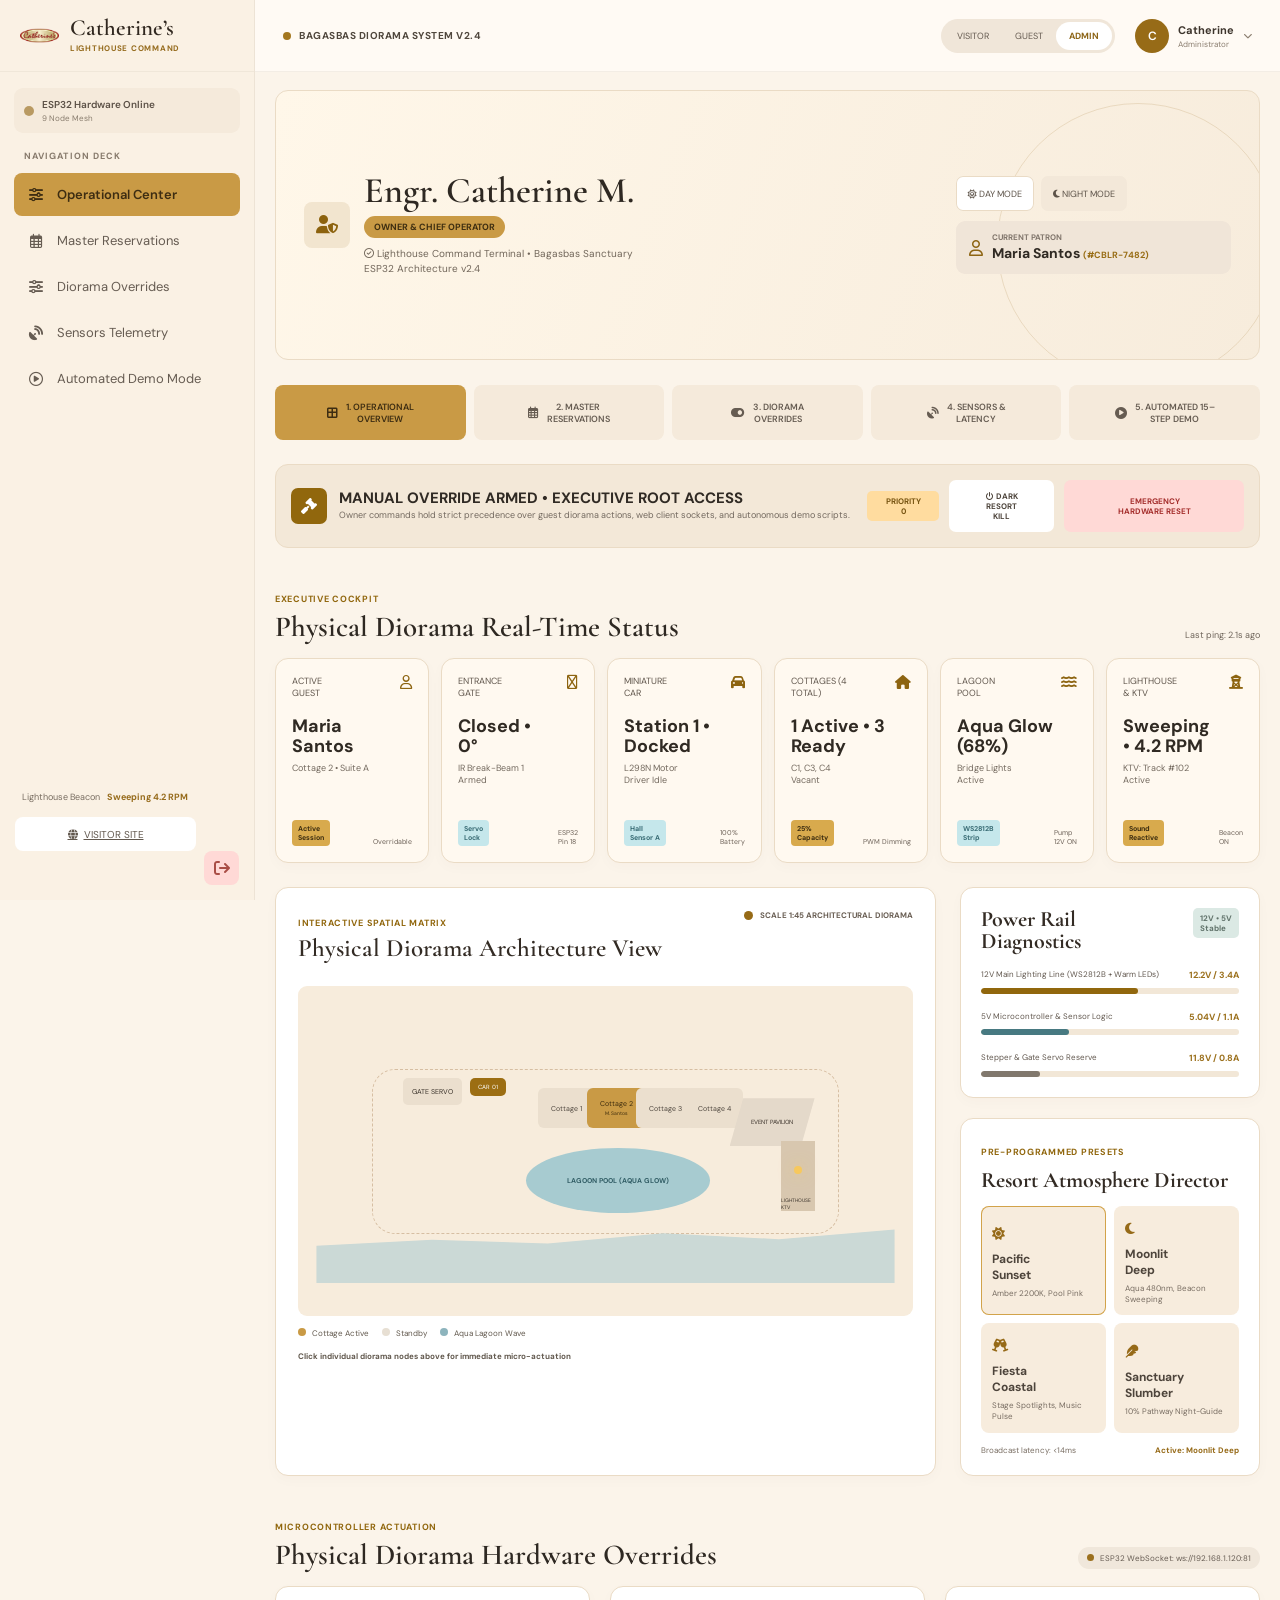
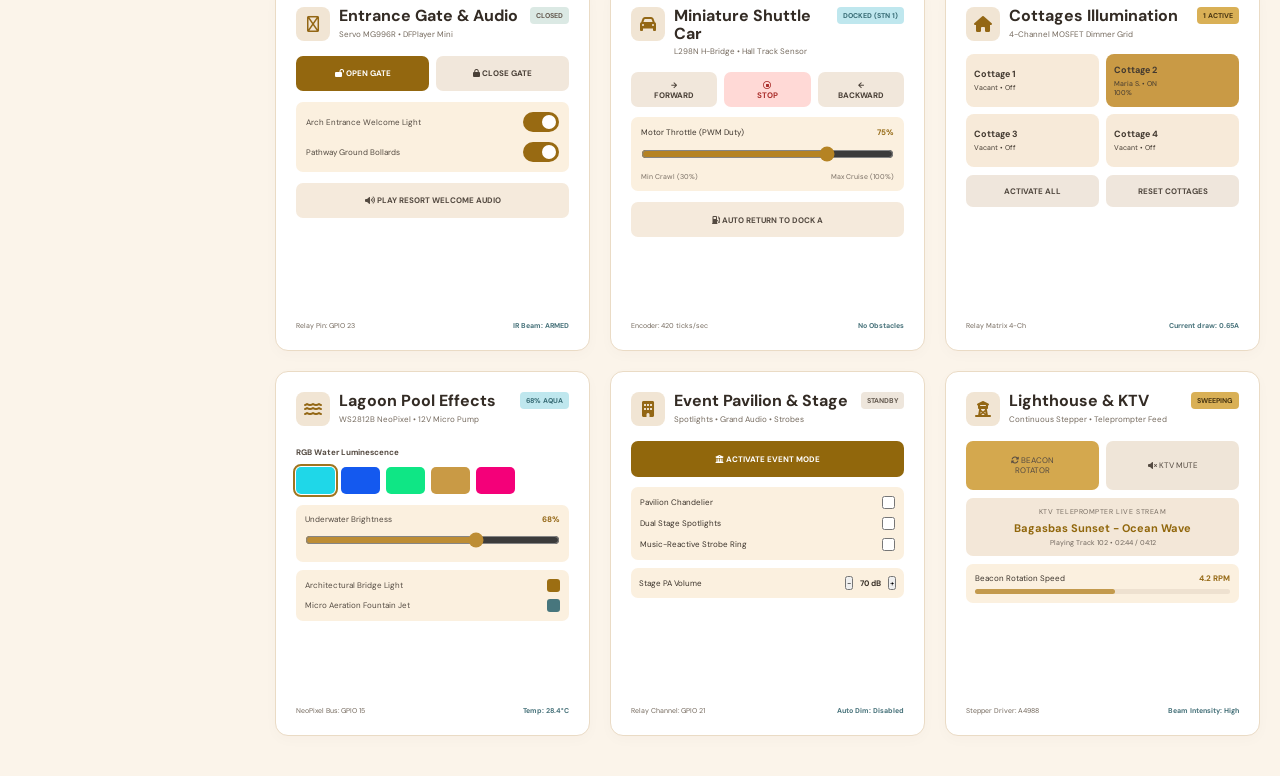
<file: admin-dashboard.html>
<!DOCTYPE html>
<html lang="en">

<head>

    <meta charset="UTF-8">

    <meta
        name="viewport"
        content="width=device-width, initial-scale=1.0"
    >

    <title>
        Admin Dashboard | Catherine's Bagasbas Lighthouse Resort
    </title>


    <!-- =====================================================
         GOOGLE FONTS
    ====================================================== -->

    <link
        rel="preconnect"
        href="https://fonts.googleapis.com"
    >

    <link
        rel="preconnect"
        href="https://fonts.gstatic.com"
        crossorigin
    >

    <link
        href="https://fonts.googleapis.com/css2?family=Cormorant+Garamond:wght@500;600;700&family=DM+Sans:wght@400;500;600;700&display=swap"
        rel="stylesheet"
    >


    <!-- =====================================================
         FONT AWESOME
    ====================================================== -->

    <link
        rel="stylesheet"
        href="https://cdnjs.cloudflare.com/ajax/libs/font-awesome/6.5.2/css/all.min.css"
    >


    <!-- =====================================================
         CSS
    ====================================================== -->

    <link
        rel="stylesheet"
        href="css/admin-dashboard.css"
    >

</head>


<body>


<div class="admin-app">


    <!-- =====================================================
         SIDEBAR
    ====================================================== -->

    <aside class="admin-sidebar">


        <!-- BRAND -->

        <a
            href="index.html"
            class="admin-brand"
        >

            <img
                src="assets/Catherine's Logo.png"
                alt="Catherine's Logo"
                class="admin-logo"
            >


            <div class="admin-brand-text">

                <strong>
                    Catherine’s
                </strong>

                <span>
                    LIGHTHOUSE COMMAND
                </span>

            </div>

        </a>


        <!-- HARDWARE STATUS -->

        <div class="admin-system-status">

            <span class="admin-status-dot"></span>

            <div>

                <strong>
                    ESP32 Hardware Online
                </strong>

                <span>
                    9 Node Mesh
                </span>

            </div>

        </div>


        <!-- NAVIGATION -->

        <div class="admin-nav-label">
            NAVIGATION DECK
        </div>


        <nav class="admin-nav">


            <button
                class="admin-nav-item active"
                data-section="overview"
            >

                <i class="fa-solid fa-sliders"></i>

                <span>
                    Operational Center
                </span>

            </button>


            <button
                class="admin-nav-item"
                data-link="admin-reservations.html"
            >

                <i class="fa-regular fa-calendar-days"></i>

                <span>
                    Master Reservations
                </span>

            </button>


            <button
                class="admin-nav-item"
                data-section="overrides"
            >

                <i class="fa-solid fa-sliders-h"></i>

                <span>
                    Diorama Overrides
                </span>

            </button>


            <button
                class="admin-nav-item"
                data-section="sensors"
            >

                <i class="fa-solid fa-satellite-dish"></i>

                <span>
                    Sensors Telemetry
                </span>

            </button>


            <button
                class="admin-nav-item"
                data-section="demo"
            >

                <i class="fa-regular fa-circle-play"></i>

                <span>
                    Automated Demo Mode
                </span>

            </button>


        </nav>


        <!-- SIDEBAR FOOTER -->

        <div class="admin-sidebar-footer">


            <div class="admin-beacon">

                <span>
                    Lighthouse Beacon
                </span>

                <strong>
                    Sweeping 4.2 RPM
                </strong>

            </div>


            <div class="admin-footer-buttons">

                <a
                    href="index.html"
                    class="visitor-btn"
                >

                    <i class="fa-solid fa-globe"></i>

                    VISITOR SITE

                </a>


                <button
                    type="button"
                    class="admin-logout"
                    id="logoutButton"
                >

                    <i class="fa-solid fa-arrow-right-from-bracket"></i>

                </button>

            </div>


        </div>


    </aside>



    <!-- =====================================================
         MAIN
    ====================================================== -->

    <main class="admin-main">


        <!-- =================================================
             TOP HEADER
        ================================================== -->

        <header class="admin-topbar">


            <div class="admin-system-title">

                <span></span>

                BAGASBAS DIORAMA SYSTEM V2.4

            </div>


            <div class="admin-top-right">


                <div class="portal-switcher">

                    <button>
                        VISITOR
                    </button>

                    <button>
                        GUEST
                    </button>

                    <button class="active">
                        ADMIN
                    </button>

                </div>


                <div class="admin-profile">

                    <div class="admin-avatar">
                        C
                    </div>


                    <div>

                        <strong>
                            Catherine
                        </strong>

                        <span>
                            Administrator
                        </span>

                    </div>


                    <i class="fa-solid fa-chevron-down"></i>

                </div>


            </div>


        </header>



        <!-- =================================================
             ADMIN CONTENT
        ================================================== -->

        <div class="admin-content">


            <!-- =================================================
                 OPERATOR HERO
            ================================================== -->

            <section class="operator-hero">


                <div class="operator-identity">


                    <div class="operator-shield">

                        <i class="fa-solid fa-user-shield"></i>

                    </div>


                    <div class="operator-name">

                        <h1>
                            Engr. Catherine M.
                        </h1>


                        <div class="operator-role">
                            OWNER &amp; CHIEF OPERATOR
                        </div>


                        <p>

                            <i class="fa-regular fa-circle-check"></i>

                            Lighthouse Command Terminal
                            • Bagasbas Sanctuary

                            <br>

                            ESP32 Architecture v2.4

                        </p>

                    </div>


                </div>


                <div class="hero-controls">


                    <div class="mode-buttons">

                        <button
                            type="button"
                            class="mode-button active"
                            id="dayMode"
                        >

                            <i class="fa-regular fa-sun"></i>

                            DAY MODE

                        </button>


                        <button
                            type="button"
                            class="mode-button"
                            id="nightMode"
                        >

                            <i class="fa-solid fa-moon"></i>

                            NIGHT MODE

                        </button>

                    </div>


                    <div class="current-patron">

                        <i class="fa-regular fa-user"></i>


                        <div>

                            <span>
                                CURRENT PATRON
                            </span>

                            <strong>
                                Maria Santos
                            </strong>

                            <small>
                                (#CBLR-7482)
                            </small>

                        </div>

                    </div>


                </div>


            </section>



            <!-- =================================================
                 SECTION TABS
            ================================================== -->

            <nav class="section-tabs">


                <button
                    class="section-tab active"
                    data-target="overviewSection"
                >

                    <i class="fa-solid fa-border-all"></i>

                    <span>
                        1.
                        OPERATIONAL
                        <br>
                        OVERVIEW
                    </span>

                </button>


                <button
                    class="section-tab"
                    data-target="reservationPanel"
                >

                    <i class="fa-regular fa-calendar-days"></i>

                    <span>
                        2.
                        MASTER
                        <br>
                        RESERVATIONS
                    </span>

                </button>


                <button
                    class="section-tab"
                    data-target="overrideSection"
                >

                    <i class="fa-solid fa-toggle-on"></i>

                    <span>
                        3.
                        DIORAMA
                        <br>
                        OVERRIDES
                    </span>

                </button>


                <button
                    class="section-tab"
                    data-target="sensorSection"
                >

                    <i class="fa-solid fa-satellite-dish"></i>

                    <span>
                        4.
                        SENSORS &amp;
                        <br>
                        LATENCY
                    </span>

                </button>


                <button
                    class="section-tab"
                    data-target="demoSection"
                >

                    <i class="fa-solid fa-circle-play"></i>

                    <span>
                        5.
                        AUTOMATED 15–
                        <br>
                        STEP DEMO
                    </span>

                </button>


            </nav>



            <!-- =================================================
                 MANUAL OVERRIDE
            ================================================== -->

            <section class="override-alert">


                <div class="override-icon">

                    <i class="fa-solid fa-gavel"></i>

                </div>


                <div class="override-copy">

                    <h2>
                        MANUAL OVERRIDE ARMED
                        • EXECUTIVE ROOT ACCESS
                    </h2>

                    <p>

                        Owner commands hold strict precedence over guest
                        diorama actions, web client sockets, and autonomous
                        demo scripts.

                    </p>

                </div>


                <span class="priority-badge">
                    PRIORITY<br>
                    0
                </span>


                <button
                    type="button"
                    class="kill-button"
                    id="killButton"
                >

                    <i class="fa-solid fa-power-off"></i>

                    DARK
                    <br>
                    RESORT
                    <br>
                    KILL

                </button>


                <button
                    type="button"
                    class="emergency-button"
                    id="emergencyButton"
                >

                    <i class="fa-regular fa-diamond-exclamation"></i>

                    EMERGENCY
                    <br>
                    HARDWARE RESET

                </button>


            </section>



            <!-- =================================================
                 OPERATIONAL OVERVIEW
            ================================================== -->

            <section
                class="admin-section"
                id="overviewSection"
            >


                <div class="section-title-row">

                    <div>

                        <span class="section-eyebrow">
                            EXECUTIVE COCKPIT
                        </span>


                        <h2>
                            Physical Diorama Real-Time Status
                        </h2>

                    </div>


                    <span class="last-ping">
                        Last ping: 2.1s ago
                    </span>

                </div>


                <!-- STATUS CARDS -->

                <div class="status-grid">


                    <!-- ACTIVE GUEST -->

                    <article class="status-card">

                        <div class="status-card-top">

                            <span>
                                ACTIVE
                                <br>
                                GUEST
                            </span>

                            <i class="fa-regular fa-user"></i>

                        </div>


                        <strong>
                            Maria
                            <br>
                            Santos
                        </strong>


                        <p>
                            Cottage 2
                            • Suite A
                        </p>


                        <div class="status-card-footer">

                            <span class="status-gold">
                                Active
                                <br>
                                Session
                            </span>

                            <span>
                                Overridable
                            </span>

                        </div>

                    </article>


                    <!-- ENTRANCE -->

                    <article class="status-card">

                        <div class="status-card-top">

                            <span>
                                ENTRANCE
                                <br>
                                GATE
                            </span>

                            <i class="fa-regular fa-door-closed"></i>

                        </div>


                        <strong>
                            Closed •
                            <br>
                            0°
                        </strong>


                        <p>
                            IR Break-Beam 1
                            <br>
                            Armed
                        </p>


                        <div class="status-card-footer">

                            <span class="status-blue">
                                Servo
                                <br>
                                Lock
                            </span>

                            <span>
                                ESP32
                                <br>
                                Pin 18
                            </span>

                        </div>

                    </article>


                    <!-- CAR -->

                    <article class="status-card">

                        <div class="status-card-top">

                            <span>
                                MINIATURE
                                <br>
                                CAR
                            </span>

                            <i class="fa-solid fa-car"></i>

                        </div>


                        <strong>
                            Station 1 •
                            <br>
                            Docked
                        </strong>


                        <p>
                            L298N Motor
                            <br>
                            Driver Idle
                        </p>


                        <div class="status-card-footer">

                            <span class="status-blue">
                                Hall
                                <br>
                                Sensor A
                            </span>

                            <span>
                                100%
                                <br>
                                Battery
                            </span>

                        </div>

                    </article>


                    <!-- COTTAGES -->

                    <article class="status-card">

                        <div class="status-card-top">

                            <span>
                                COTTAGES
                                (4
                                <br>
                                TOTAL)
                            </span>

                            <i class="fa-solid fa-house"></i>

                        </div>


                        <strong>
                            1 Active • 3
                            <br>
                            Ready
                        </strong>


                        <p>
                            C1, C3, C4
                            <br>
                            Vacant
                        </p>


                        <div class="status-card-footer">

                            <span class="status-gold">
                                25%
                                <br>
                                Capacity
                            </span>

                            <span>
                                PWM
                                Dimming
                            </span>

                        </div>

                    </article>


                    <!-- POOL -->

                    <article class="status-card">

                        <div class="status-card-top">

                            <span>
                                LAGOON
                                <br>
                                POOL
                            </span>

                            <i class="fa-solid fa-water"></i>

                        </div>


                        <strong>
                            Aqua Glow
                            <br>
                            (68%)
                        </strong>


                        <p>
                            Bridge Lights
                            <br>
                            Active
                        </p>


                        <div class="status-card-footer">

                            <span class="status-blue">
                                WS2812B
                                <br>
                                Strip
                            </span>

                            <span>
                                Pump
                                <br>
                                12V ON
                            </span>

                        </div>

                    </article>


                    <!-- LIGHTHOUSE -->

                    <article class="status-card">

                        <div class="status-card-top">

                            <span>
                                LIGHTHOUSE
                                <br>
                                &amp; KTV
                            </span>

                            <i class="fa-solid fa-tower-observation"></i>

                        </div>


                        <strong>
                            Sweeping
                            <br>
                            • 4.2 RPM
                        </strong>


                        <p>
                            KTV: Track #102
                            <br>
                            Active
                        </p>


                        <div class="status-card-footer">

                            <span class="status-gold">
                                Sound
                                <br>
                                Reactive
                            </span>

                            <span>
                                Beacon
                                <br>
                                ON
                            </span>

                        </div>

                    </article>


                </div>


            </section>



            <!-- =================================================
                 ARCHITECTURE
            ================================================== -->

            <section
                class="architecture-layout"
                id="sensorSection"
            >


                <!-- LARGE MODEL CARD -->

                <div class="architecture-card">


                    <div class="architecture-heading">


                        <div>

                            <span class="section-eyebrow">
                                INTERACTIVE SPATIAL MATRIX
                            </span>


                            <h2>
                                Physical Diorama Architecture
                                View
                            </h2>

                        </div>


                        <div class="architecture-scale">

                            <span></span>

                            SCALE 1:45 ARCHITECTURAL
                            DIORAMA

                        </div>

                    </div>


                    <div class="diorama-map">


                        <div class="map-boundary"></div>


                        <div class="gate-node">

                            GATE SERVO

                        </div>


                        <div class="car-node">

                            CAR 01

                        </div>


                        <div class="cottage-node">
                            Cottage 1
                        </div>


                        <div class="cottage-node active">
                            Cottage 2
                            <small>
                                M. Santos
                            </small>
                        </div>


                        <div class="cottage-node">
                            Cottage 3
                        </div>


                        <div class="cottage-node">
                            Cottage 4
                        </div>


                        <div class="pool-node">

                            LAGOON POOL
                            (AQUA GLOW)

                        </div>


                        <div class="pavilion-node">
                            EVENT PAVILION
                        </div>


                        <div class="lighthouse-node">

                            <span></span>

                            LIGHTHOUSE KTV

                        </div>


                        <div class="shoreline"></div>


                    </div>


                    <div class="map-legend">

                        <span>

                            <i class="legend-active"></i>

                            Cottage Active

                        </span>


                        <span>

                            <i class="legend-ready"></i>

                            Standby

                        </span>


                        <span>

                            <i class="legend-water"></i>

                            Aqua Lagoon Wave

                        </span>


                        <strong>

                            Click individual diorama nodes above
                            for immediate micro-actuation

                        </strong>

                    </div>


                </div>



                <!-- POWER -->

                <div class="diagnostics-column">


                    <section class="diagnostic-card">


                        <div class="diagnostic-heading">

                            <h2>
                                Power Rail
                                <br>
                                Diagnostics
                            </h2>


                            <span>
                                12V • 5V
                                <br>
                                Stable
                            </span>

                        </div>


                        <div class="rail-item">


                            <div>

                                <span>
                                    12V Main Lighting Line
                                    (WS2812B + Warm LEDs)
                                </span>

                                <strong>
                                    12.2V /
                                    3.4A
                                </strong>

                            </div>


                            <div class="rail-progress">

                                <span style="width: 61%;"></span>

                            </div>

                        </div>


                        <div class="rail-item">


                            <div>

                                <span>
                                    5V Microcontroller &amp;
                                    Sensor Logic
                                </span>

                                <strong>
                                    5.04V /
                                    1.1A
                                </strong>

                            </div>


                            <div class="rail-progress blue">

                                <span style="width: 34%;"></span>

                            </div>

                        </div>


                        <div class="rail-item">


                            <div>

                                <span>
                                    Stepper &amp; Gate Servo
                                    Reserve
                                </span>

                                <strong>
                                    11.8V /
                                    0.8A
                                </strong>

                            </div>


                            <div class="rail-progress gray">

                                <span style="width: 23%;"></span>

                            </div>

                        </div>


                    </section>



                    <!-- PRESETS -->

                    <section class="diagnostic-card preset-card">


                        <span class="section-eyebrow">
                            PRE-PROGRAMMED PRESETS
                        </span>


                        <h2>
                            Resort Atmosphere Director
                        </h2>


                        <div class="preset-grid">


                            <button
                                class="atmosphere-button active"
                                data-atmosphere="Pacific Sunset"
                            >

                                <i class="fa-solid fa-sun"></i>

                                <strong>
                                    Pacific
                                    <br>
                                    Sunset
                                </strong>

                                <span>
                                    Amber 2200K,
                                    Pool Pink
                                </span>

                            </button>


                            <button
                                class="atmosphere-button"
                                data-atmosphere="Moonlit Deep"
                            >

                                <i class="fa-solid fa-moon"></i>

                                <strong>
                                    Moonlit
                                    <br>
                                    Deep
                                </strong>

                                <span>
                                    Aqua 480nm,
                                    Beacon Sweeping
                                </span>

                            </button>


                            <button
                                class="atmosphere-button"
                                data-atmosphere="Fiesta Coastal"
                            >

                                <i class="fa-solid fa-champagne-glasses"></i>

                                <strong>
                                    Fiesta
                                    <br>
                                    Coastal
                                </strong>

                                <span>
                                    Stage Spotlights,
                                    Music Pulse
                                </span>

                            </button>


                            <button
                                class="atmosphere-button"
                                data-atmosphere="Sanctuary Slumber"
                            >

                                <i class="fa-solid fa-feather"></i>

                                <strong>
                                    Sanctuary
                                    <br>
                                    Slumber
                                </strong>

                                <span>
                                    10% Pathway
                                    Night-Guide
                                </span>

                            </button>


                        </div>


                        <div class="preset-status">

                            <span>
                                Broadcast latency:
                                &lt;14ms
                            </span>

                            <strong id="activePreset">
                                Active:
                                Moonlit Deep
                            </strong>

                        </div>


                    </section>


                </div>


            </section>



            <!-- =================================================
                 HARDWARE OVERRIDES
            ================================================== -->

            <section
                class="hardware-section"
                id="overrideSection"
            >


                <div class="section-title-row">

                    <div>

                        <span class="section-eyebrow">
                            MICROCONTROLLER ACTUATION
                        </span>


                        <h2>
                            Physical Diorama Hardware Overrides
                        </h2>

                    </div>


                    <span class="websocket-status">

                        <span></span>

                        ESP32 WebSocket:
                        ws://192.168.1.120:81

                    </span>

                </div>


                <div class="hardware-grid">


                    <!-- =================================================
                         ENTRANCE GATE
                    ================================================== -->

                    <article class="hardware-card">


                        <div class="hardware-card-title">

                            <div class="hardware-icon">

                                <i class="fa-regular fa-door-closed"></i>

                            </div>


                            <div>

                                <h3>
                                    Entrance Gate
                                    &amp; Audio
                                </h3>

                                <p>
                                    Servo MG996R •
                                    DFPlayer Mini
                                </p>

                            </div>


                            <span class="hardware-state closed">
                                CLOSED
                            </span>

                        </div>


                        <div class="gate-buttons">

                            <button
                                class="gold-control"
                                id="openGate"
                            >

                                <i class="fa-solid fa-lock-open"></i>

                                OPEN GATE

                            </button>


                            <button
                                id="closeGate"
                            >

                                <i class="fa-solid fa-lock"></i>

                                CLOSE GATE

                            </button>

                        </div>


                        <div class="toggle-group">


                            <div>

                                Arch Entrance Welcome Light

                                <button
                                    class="switch active"
                                    data-toggle="welcomeLight"
                                >
                                    <span></span>
                                </button>

                            </div>


                            <div>

                                Pathway Ground Bollards

                                <button
                                    class="switch active"
                                    data-toggle="bollards"
                                >
                                    <span></span>
                                </button>

                            </div>


                        </div>


                        <button
                            class="wide-control"
                            id="welcomeAudio"
                        >

                            <i class="fa-solid fa-volume-high"></i>

                            PLAY RESORT WELCOME AUDIO

                        </button>


                        <div class="hardware-meta">

                            <span>
                                Relay Pin: GPIO 23
                            </span>

                            <strong>
                                IR Beam: ARMED
                            </strong>

                        </div>


                    </article>



                    <!-- =================================================
                         SHUTTLE CAR
                    ================================================== -->

                    <article class="hardware-card">


                        <div class="hardware-card-title">

                            <div class="hardware-icon">

                                <i class="fa-solid fa-car"></i>

                            </div>


                            <div>

                                <h3>
                                    Miniature
                                    Shuttle Car
                                </h3>

                                <p>
                                    L298N H-Bridge •
                                    Hall Track Sensor
                                </p>

                            </div>


                            <span class="hardware-state blue-state">
                                DOCKED
                                (STN 1)
                            </span>

                        </div>


                        <div class="car-controls">


                            <button
                                id="carForward"
                            >
                                →<br>
                                FORWARD
                            </button>


                            <button
                                class="stop-control"
                                id="carStop"
                            >
                                <i class="fa-regular fa-circle-stop"></i>
                                <br>
                                STOP
                            </button>


                            <button
                                id="carBackward"
                            >
                                ←<br>
                                BACKWARD
                            </button>

                        </div>


                        <div class="throttle-box">

                            <div>

                                <span>
                                    Motor Throttle
                                    (PWM Duty)
                                </span>

                                <strong id="throttleValue">
                                    75%
                                </strong>

                            </div>


                            <input
                                type="range"
                                id="throttleSlider"
                                min="0"
                                max="100"
                                value="75"
                            >


                            <div class="throttle-labels">

                                <span>
                                    Min Crawl (30%)
                                </span>

                                <span>
                                    Max Cruise (100%)
                                </span>

                            </div>

                        </div>


                        <button
                            class="wide-control"
                            id="autoDock"
                        >

                            <i class="fa-solid fa-gas-pump"></i>

                            AUTO RETURN TO DOCK A

                        </button>


                        <div class="hardware-meta">

                            <span>
                                Encoder: 420 ticks/sec
                            </span>

                            <strong>
                                No Obstacles
                            </strong>

                        </div>


                    </article>



                    <!-- =================================================
                         COTTAGES
                    ================================================== -->

                    <article class="hardware-card">


                        <div class="hardware-card-title">

                            <div class="hardware-icon">

                                <i class="fa-solid fa-house"></i>

                            </div>


                            <div>

                                <h3>
                                    Cottages
                                    Illumination
                                </h3>

                                <p>
                                    4-Channel MOSFET
                                    Dimmer Grid
                                </p>

                            </div>


                            <span class="hardware-state active-state">
                                1 ACTIVE
                            </span>

                        </div>


                        <div class="cottage-controls">


                            <button>
                                Cottage 1
                                <small>
                                    Vacant • Off
                                </small>
                            </button>


                            <button
                                class="active"
                            >
                                Cottage 2
                                <small>
                                    Maria S. • ON
                                    <br>
                                    100%
                                </small>
                            </button>


                            <button>
                                Cottage 3
                                <small>
                                    Vacant • Off
                                </small>
                            </button>


                            <button>
                                Cottage 4
                                <small>
                                    Vacant • Off
                                </small>
                            </button>


                        </div>


                        <div class="dual-controls">

                            <button
                                id="activateAllCottages"
                            >
                                ACTIVATE ALL
                            </button>


                            <button
                                id="resetCottages"
                            >
                                RESET COTTAGES
                            </button>

                        </div>


                        <div class="hardware-meta">

                            <span>
                                Relay Matrix 4-Ch
                            </span>

                            <strong>
                                Current draw: 0.65A
                            </strong>

                        </div>


                    </article>



                    <!-- =================================================
                         POOL
                    ================================================== -->

                    <article class="hardware-card">


                        <div class="hardware-card-title">

                            <div class="hardware-icon">

                                <i class="fa-solid fa-water"></i>

                            </div>


                            <div>

                                <h3>
                                    Lagoon Pool
                                    Effects
                                </h3>

                                <p>
                                    WS2812B NeoPixel •
                                    12V Micro Pump
                                </p>

                            </div>


                            <span class="hardware-state blue-state">
                                68% AQUA
                            </span>

                        </div>


                        <div class="rgb-section">


                            <span>
                                RGB Water Luminescence
                            </span>


                            <div class="rgb-buttons">


                                <button
                                    class="rgb-color cyan active"
                                ></button>


                                <button
                                    class="rgb-color blue"
                                ></button>


                                <button
                                    class="rgb-color green"
                                ></button>


                                <button
                                    class="rgb-color gold"
                                ></button>


                                <button
                                    class="rgb-color pink"
                                ></button>


                            </div>

                        </div>


                        <div class="brightness-box">

                            <div>

                                <span>
                                    Underwater Brightness
                                </span>

                                <strong id="poolBrightness">
                                    68%
                                </strong>

                            </div>


                            <input
                                type="range"
                                min="0"
                                max="100"
                                value="68"
                            >

                        </div>


                        <div class="color-switches">


                            <div>

                                Architectural Bridge Light

                                <span class="small-color gold-square"></span>

                            </div>


                            <div>

                                Micro Aeration Fountain Jet

                                <span class="small-color teal-square"></span>

                            </div>


                        </div>


                        <div class="hardware-meta">

                            <span>
                                NeoPixel Bus: GPIO 15
                            </span>

                            <strong>
                                Temp: 28.4°C
                            </strong>

                        </div>


                    </article>



                    <!-- =================================================
                         EVENT PAVILION
                    ================================================== -->

                    <article class="hardware-card">


                        <div class="hardware-card-title">

                            <div class="hardware-icon">

                                <i class="fa-solid fa-building"></i>

                            </div>


                            <div>

                                <h3>
                                    Event Pavilion
                                    &amp; Stage
                                </h3>

                                <p>
                                    Spotlights • Grand
                                    Audio • Strobes
                                </p>

                            </div>


                            <span class="hardware-state">
                                STANDBY
                            </span>

                        </div>


                        <button
                            class="event-mode-button"
                            id="eventModeButton"
                        >

                            <i class="fa-solid fa-building-columns"></i>

                            ACTIVATE EVENT MODE

                        </button>


                        <div class="event-options">


                            <label>

                                Pavilion Chandelier

                                <input
                                    type="checkbox"
                                >

                            </label>


                            <label>

                                Dual Stage Spotlights

                                <input
                                    type="checkbox"
                                >

                            </label>


                            <label>

                                Music-Reactive Strobe Ring

                                <input
                                    type="checkbox"
                                >

                            </label>


                        </div>


                        <div class="volume-control">

                            <span>
                                Stage PA Volume
                            </span>

                            <button>−</button>

                            <strong>
                                70 dB
                            </strong>

                            <button>+</button>

                        </div>


                        <div class="hardware-meta">

                            <span>
                                Relay Channel: GPIO 21
                            </span>

                            <strong>
                                Auto Dim: Disabled
                            </strong>

                        </div>


                    </article>



                    <!-- =================================================
                         LIGHTHOUSE & KTV
                    ================================================== -->

                    <article class="hardware-card">


                        <div class="hardware-card-title">

                            <div class="hardware-icon">

                                <i class="fa-solid fa-tower-observation"></i>

                            </div>


                            <div>

                                <h3>
                                    Lighthouse &amp;
                                    KTV
                                </h3>

                                <p>
                                    Continuous
                                    Stepper •
                                    Teleprompter Feed
                                </p>

                            </div>


                            <span class="hardware-state active-state">
                                SWEEPING
                            </span>

                        </div>


                        <div class="lighthouse-controls">


                            <button
                                class="active"
                                id="beaconRotateButton"
                            >

                                <i class="fa-solid fa-rotate"></i>

                                BEACON
                                <br>
                                ROTATOR

                            </button>


                            <button
                                id="ktvMuteButton"
                            >

                                <i class="fa-solid fa-volume-xmark"></i>

                                KTV MUTE

                            </button>

                        </div>


                        <div class="teleprompter">

                            <span>
                                KTV TELEPROMPTER LIVE STREAM
                            </span>


                            <strong>
                                Bagasbas Sunset -
                                Ocean Wave
                            </strong>


                            <p>
                                Playing Track 102
                                • 02:44 / 04:12
                            </p>

                        </div>


                        <div class="beacon-speed">

                            <div>

                                <span>
                                    Beacon Rotation Speed
                                </span>

                                <strong>
                                    4.2 RPM
                                </strong>

                            </div>


                            <div class="speed-track">

                                <span></span>

                            </div>

                        </div>


                        <div class="hardware-meta">

                            <span>
                                Stepper Driver: A4988
                            </span>

                            <strong>
                                Beam Intensity: High
                            </strong>

                        </div>


                    </article>


                </div>


            </section>



            <!-- =================================================
                 PLACEHOLDER PANELS
                 For future nav sections
            ================================================== -->

            <section
                class="hidden-panel"
                id="reservationPanel"
            >

                <div class="placeholder-card">

                    <span class="section-eyebrow">
                        MASTER RESERVATIONS
                    </span>

                    <h2>
                        Reservation Management
                    </h2>

                    <p>
                        Connect this tab to your existing
                        admin-reservations.html page.
                    </p>

                    <button
                        class="gold-action"
                        data-link="admin-reservations.html"
                    >
                        OPEN MASTER RESERVATIONS
                    </button>

                </div>

            </section>


            <section
                class="hidden-panel"
                id="demoSection"
            >

                <div class="placeholder-card">

                    <span class="section-eyebrow">
                        AUTOMATED DEMO
                    </span>

                    <h2>
                        15-Step Automated Demo Mode
                    </h2>

                    <p>
                        Use this panel later for your
                        automated diorama demonstration sequence.
                    </p>

                </div>

            </section>


        </div>


    </main>


</div>


<!-- =====================================================
     JAVASCRIPT
====================================================== -->

<script
    src="js/admin-dashboard.js"
></script>


</body>

</html>
</file>
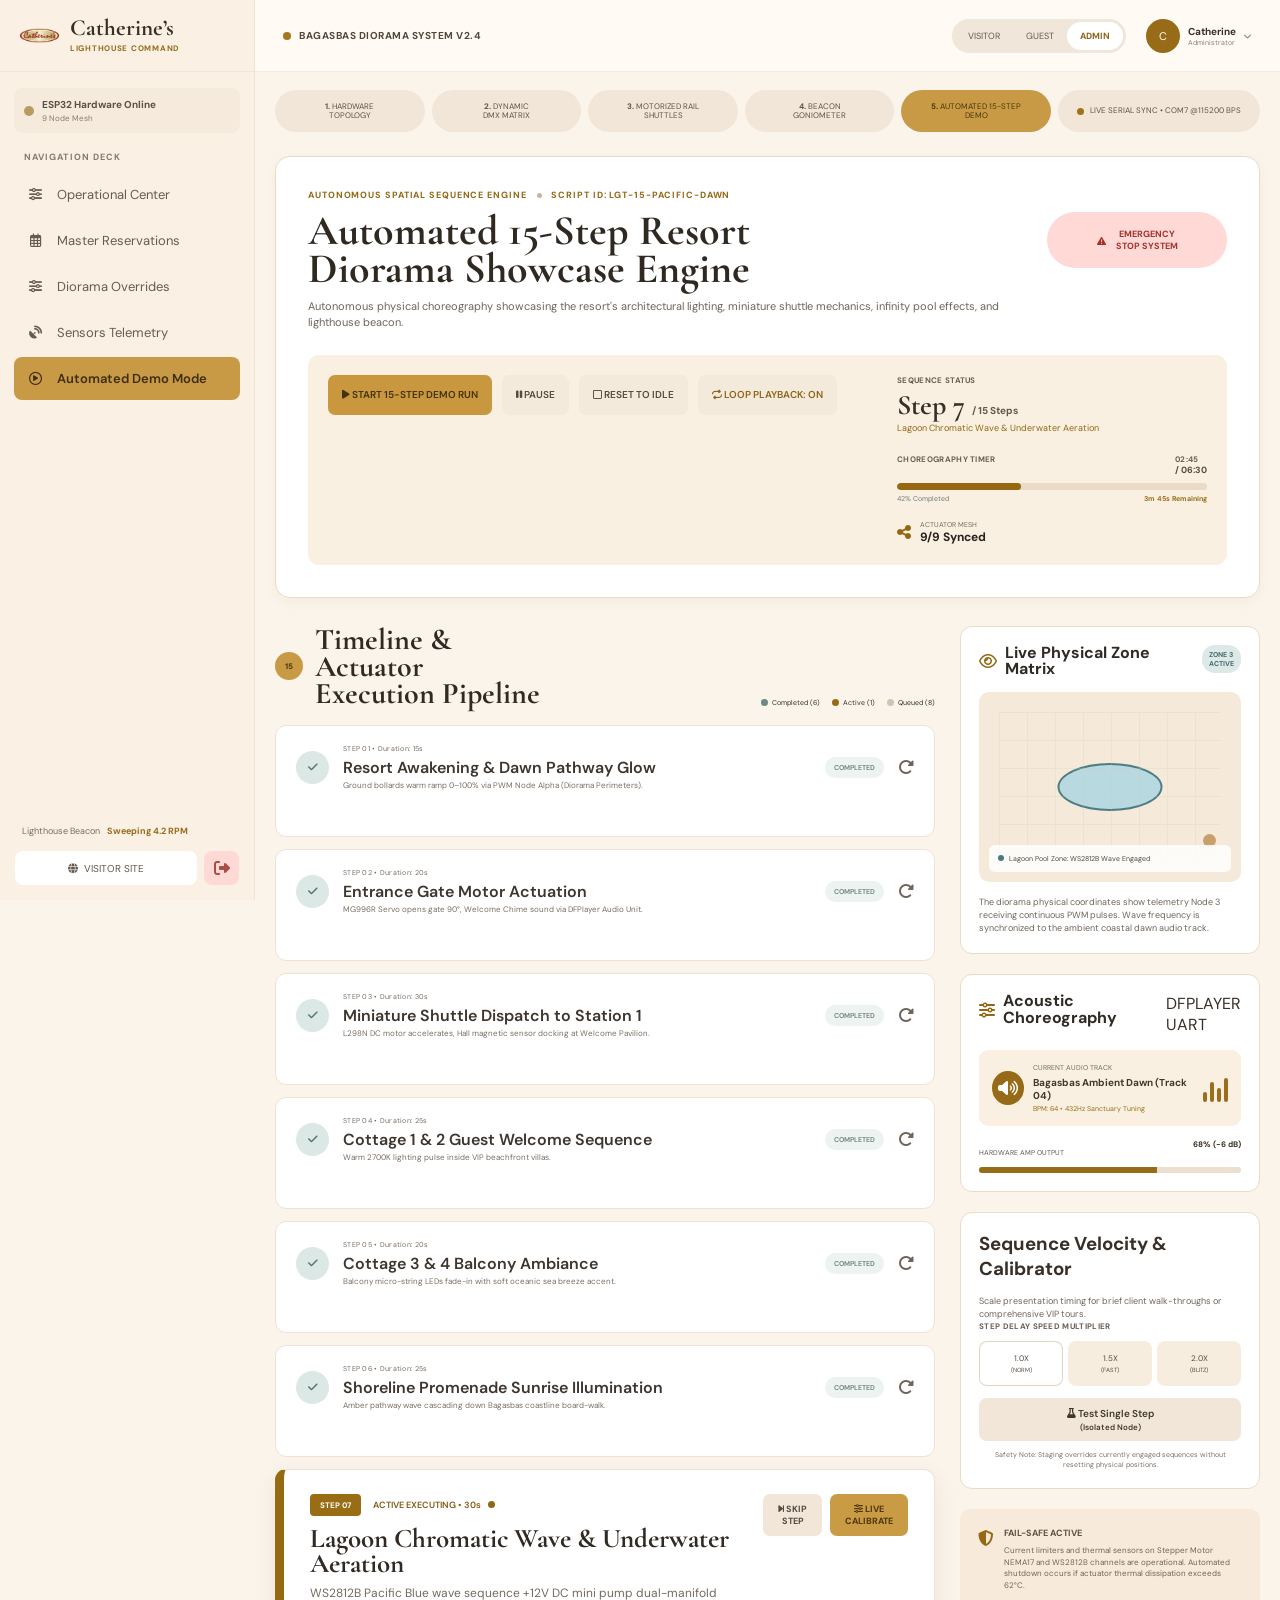
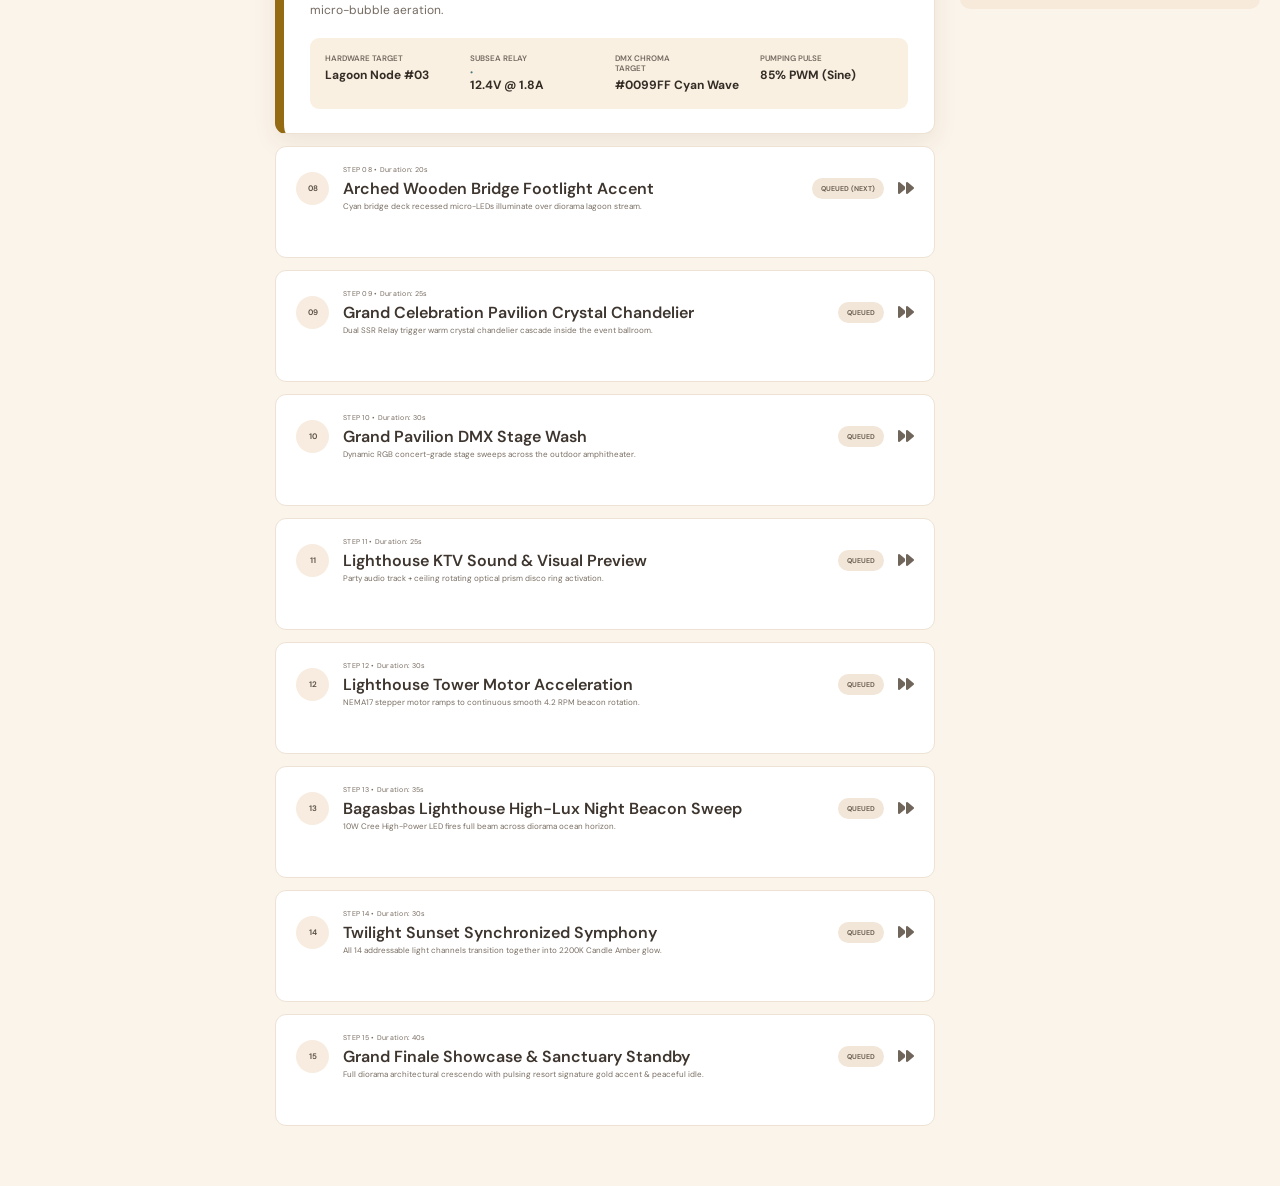
<file: demo.html>
<!DOCTYPE html>
<html lang="en">

<head>

    <meta charset="UTF-8">

    <meta
        name="viewport"
        content="width=device-width, initial-scale=1.0"
    >

    <title>
        Automated Demo Mode | Catherine's
    </title>

    <link
        rel="preconnect"
        href="https://fonts.googleapis.com"
    >

    <link
        rel="preconnect"
        href="https://fonts.googleapis.com"
        crossorigin
    >

    <link
        href="https://fonts.googleapis.com/css2?family=Cormorant+Garamond:wght@500;600;700&family=DM+Sans:wght@400;500;600;700&display=swap"
        rel="stylesheet"
    >

    <link
        rel="stylesheet"
        href="https://cdnjs.cloudflare.com/ajax/libs/font-awesome/6.5.2/css/all.min.css"
    >

    <link
        rel="stylesheet"
        href="css/demo.css"
    >

</head>


<body>


<div class="admin-app">


    <!-- =====================================================
         SIDEBAR
    ====================================================== -->

    <aside class="admin-sidebar">


        <a
            href="index.html"
            class="admin-brand"
        >

            <img
                src="assets/Catherine's Logo.png"
                alt="Catherine's Logo"
                class="admin-logo"
            >

            <div class="admin-brand-text">

                <strong>
                    Catherine’s
                </strong>

                <span>
                    LIGHTHOUSE COMMAND
                </span>

            </div>

        </a>


        <div class="admin-system-status">

            <span class="admin-status-dot"></span>

            <div>

                <strong>
                    ESP32 Hardware Online
                </strong>

                <span>
                    9 Node Mesh
                </span>

            </div>

        </div>


        <div class="admin-nav-label">
            NAVIGATION DECK
        </div>


        <nav class="admin-nav">


            <a
                href="admin-dashboard.html"
                class="admin-nav-item"
            >

                <i class="fa-solid fa-sliders"></i>

                <span>
                    Operational Center
                </span>

            </a>


            <a
                href="admin-reservations.html"
                class="admin-nav-item"
            >

                <i class="fa-regular fa-calendar-days"></i>

                <span>
                    Master Reservations
                </span>

            </a>


            <a
                href="diorama-control.html"
                class="admin-nav-item"
            >

                <i class="fa-solid fa-sliders"></i>

                <span>
                    Diorama Overrides
                </span>

            </a>


            <a
                href="sensors.html"
                class="admin-nav-item"
            >

                <i class="fa-solid fa-satellite-dish"></i>

                <span>
                    Sensors Telemetry
                </span>

            </a>


            <a
                href="demo.html"
                class="admin-nav-item active"
            >

                <i class="fa-regular fa-circle-play"></i>

                <span>
                    Automated Demo Mode
                </span>

            </a>


        </nav>


        <div class="admin-sidebar-footer">


            <div class="admin-beacon">

                <span>
                    Lighthouse Beacon
                </span>

                <strong id="sidebarBeacon">
                    Sweeping 4.2 RPM
                </strong>

            </div>


            <div class="admin-footer-actions">


                <a
                    href="index.html"
                    class="visitor-site"
                >

                    <i class="fa-solid fa-globe"></i>

                    VISITOR SITE

                </a>


                <button
                    type="button"
                    class="logout-button"
                    id="logoutButton"
                >

                    <i class="fa-solid fa-right-from-bracket"></i>

                </button>

            </div>

        </div>


    </aside>



    <!-- =====================================================
         MAIN
    ====================================================== -->

    <main class="admin-main">


        <header class="top-header">


            <div class="system-title">

                <span class="system-dot"></span>

                BAGASBAS DIORAMA SYSTEM V2.4

            </div>


            <div class="top-right">


                <div class="portal-switcher">

                    <button>
                        VISITOR
                    </button>

                    <button>
                        GUEST
                    </button>

                    <button class="active">
                        ADMIN
                    </button>

                </div>


                <div class="admin-user">

                    <div class="admin-avatar">
                        C
                    </div>

                    <div class="admin-user-text">

                        <strong>
                            Catherine
                        </strong>

                        <span>
                            Administrator
                        </span>

                    </div>

                    <i class="fa-solid fa-chevron-down"></i>

                </div>

            </div>

        </header>



        <div class="demo-content">


            <!-- =================================================
                 TOP PROCESS NAV
            ================================================== -->

            <div class="process-tabs">


                <button class="process-tab">
                    <strong>1.</strong>
                    HARDWARE
                    <br>
                    TOPOLOGY
                </button>


                <button class="process-tab">
                    <strong>2.</strong>
                    DYNAMIC
                    <br>
                    DMX MATRIX
                </button>


                <button class="process-tab">
                    <strong>3.</strong>
                    MOTORIZED RAIL
                    <br>
                    SHUTTLES
                </button>


                <button class="process-tab">
                    <strong>4.</strong>
                    BEACON
                    <br>
                    GONIOMETER
                </button>


                <button class="process-tab active">
                    <strong>5.</strong>
                    AUTOMATED 15-STEP
                    <br>
                    DEMO
                </button>


                <div class="serial-status">

                    <span></span>

                    LIVE SERIAL SYNC
                    • COM7
                    @115200 BPS

                </div>

            </div>



            <!-- =================================================
                 HERO
            ================================================== -->

            <section class="demo-hero">


                <div class="hero-eyebrow">

                    AUTONOMOUS SPATIAL SEQUENCE ENGINE

                    <span></span>

                    SCRIPT ID:
                    LGT-15-PACIFIC-DAWN

                </div>


                <div class="hero-header">


                    <div>

                        <h1>
                            Automated 15-Step Resort
                            <br>
                            Diorama Showcase Engine
                        </h1>


                        <p>

                            Autonomous physical choreography
                            showcasing the resort's architectural
                            lighting, miniature shuttle mechanics,
                            infinity pool effects, and lighthouse
                            beacon.

                        </p>

                    </div>


                    <button
                        type="button"
                        class="emergency-button"
                        id="emergencyButton"
                    >

                        <i class="fa-solid fa-triangle-exclamation"></i>

                        <span>
                            EMERGENCY
                            <br>
                            STOP SYSTEM
                        </span>

                    </button>

                </div>



                <!-- STATUS PANEL -->

                <div class="sequence-control">


                    <div class="sequence-buttons">


                        <button
                            type="button"
                            class="primary-button"
                            id="startDemo"
                        >

                            <i class="fa-solid fa-play"></i>

                            START 15-STEP DEMO RUN

                        </button>


                        <button
                            type="button"
                            class="secondary-button"
                            id="pauseDemo"
                        >

                            <i class="fa-solid fa-pause"></i>

                            PAUSE

                        </button>


                        <button
                            type="button"
                            class="secondary-button"
                            id="resetDemo"
                        >

                            <i class="fa-regular fa-square"></i>

                            RESET TO IDLE

                        </button>


                        <button
                            type="button"
                            class="loop-button active"
                            id="loopToggle"
                        >

                            <i class="fa-solid fa-repeat"></i>

                            LOOP PLAYBACK:
                            ON

                        </button>

                    </div>



                    <div class="sequence-status">


                        <span class="status-label">
                            SEQUENCE STATUS
                        </span>


                        <strong>
                            Step
                            <span id="currentStepNumber">
                                7
                            </span>
                            <small>
                                / 15 Steps
                            </small>
                        </strong>


                        <span
                            id="currentStepName"
                            class="current-step-name"
                        >
                            Lagoon Chromatic Wave
                        </span>


                        <div class="timer-heading">

                            <span>
                                CHOREOGRAPHY TIMER
                            </span>

                            <strong>
                                <span id="elapsedTime">
                                    02:45
                                </span>
                                /
                                06:30
                            </strong>

                        </div>


                        <div class="progress-track">

                            <span
                                id="sequenceProgress"
                                style="width:42%"
                            ></span>

                        </div>


                        <div class="progress-meta">

                            <span>
                                42% Completed
                            </span>

                            <strong>
                                3m 45s Remaining
                            </strong>

                        </div>


                        <div class="actuator-status">

                            <i class="fa-solid fa-share-nodes"></i>

                            <div>

                                <span>
                                    ACTUATOR MESH
                                </span>

                                <strong>
                                    9/9 Synced
                                </strong>

                            </div>

                        </div>

                    </div>

                </div>


            </section>



            <!-- =================================================
                 EXECUTION AREA
            ================================================== -->

            <section class="execution-layout">


                <!-- LEFT -->

                <div class="timeline-column">


                    <div class="timeline-heading">


                        <div class="timeline-title">

                            <span>
                                15
                            </span>

                            <h2>
                                Timeline &amp;
                                <br>
                                Actuator
                                <br class="mobile-break">
                                Execution Pipeline
                            </h2>

                        </div>


                        <div class="timeline-legend">

                            <span>
                                <i class="completed"></i>
                                Completed (6)
                            </span>

                            <span>
                                <i class="active"></i>
                                Active (1)
                            </span>

                            <span>
                                <i class="queued"></i>
                                Queued (8)
                            </span>

                        </div>

                    </div>



                    <div
                        class="steps-list"
                        id="stepsList"
                    >
                    </div>


                </div>



                <!-- RIGHT -->

                <aside class="demo-side-panel">


                    <!-- LIVE ZONE -->

                    <section class="side-panel-card">


                        <div class="side-card-heading">


                            <div>

                                <i class="fa-regular fa-eye"></i>

                                <h3>
                                    Live Physical
                                    Zone Matrix
                                </h3>

                            </div>


                            <span class="zone-badge">
                                ZONE 3
                                <br>
                                ACTIVE
                            </span>

                        </div>


                        <div class="zone-preview">


                            <div class="pool-shape"></div>

                            <div class="zone-grid"></div>

                            <div class="zone-marker"></div>


                            <div class="zone-caption">

                                <i></i>

                                Lagoon Pool Zone:
                                WS2812B
                                Wave Engaged

                            </div>

                        </div>


                        <p class="side-description">

                            The diorama physical coordinates
                            show telemetry Node 3 receiving
                            continuous PWM pulses. Wave frequency
                            is synchronized to the ambient coastal
                            dawn audio track.

                        </p>


                    </section>



                    <!-- AUDIO -->

                    <section class="side-panel-card">


                        <div class="side-card-heading">

                            <div>

                                <i class="fa-solid fa-sliders"></i>

                                <h3>
                                    Acoustic
                                    Choreography
                                </h3>

                            </div>


                            <span class="small-label">
                                DFPLAYER
                                <br>
                                UART
                            </span>

                        </div>


                        <div class="audio-track">


                            <div class="audio-icon">

                                <i class="fa-solid fa-volume-high"></i>

                            </div>


                            <div>

                                <span>
                                    CURRENT AUDIO TRACK
                                </span>

                                <strong>
                                    Bagasbas
                                    Ambient Dawn
                                    (Track 04)
                                </strong>

                                <small>
                                    BPM: 64
                                    • 432Hz Sanctuary Tuning
                                </small>

                            </div>


                            <div class="sound-bars">

                                <i></i>
                                <i></i>
                                <i></i>
                                <i></i>

                            </div>

                        </div>


                        <div class="amp-output">

                            <span>
                                HARDWARE AMP OUTPUT
                            </span>

                            <strong>
                                68% (-6 dB)
                            </strong>

                            <div>

                                <span
                                    style="width:68%"
                                ></span>

                            </div>

                        </div>


                    </section>



                    <!-- SPEED -->

                    <section class="side-panel-card">


                        <h3>
                            Sequence Velocity
                            &amp; Calibrator
                        </h3>


                        <p class="side-description">

                            Scale presentation timing for brief
                            client walk-throughs or comprehensive
                            VIP tours.

                        </p>


                        <span class="side-mini-label">
                            STEP DELAY SPEED MULTIPLIER
                        </span>


                        <div class="speed-options">


                            <button
                                class="speed-button active"
                                data-speed="1x"
                            >
                                1.0X
                                <small>
                                    (NORM)
                                </small>
                            </button>


                            <button
                                class="speed-button"
                                data-speed="1.5x"
                            >
                                1.5X
                                <small>
                                    (FAST)
                                </small>
                            </button>


                            <button
                                class="speed-button"
                                data-speed="2x"
                            >
                                2.0X
                                <small>
                                    (BLITZ)
                                </small>
                            </button>


                        </div>


                        <button
                            type="button"
                            class="test-step-button"
                            id="testStep"
                        >

                            <i class="fa-solid fa-flask"></i>

                            Test Single Step
                            <span>
                                (Isolated Node)
                            </span>

                        </button>


                        <div class="safety-note">

                            Safety Note:
                            Staging overrides currently
                            engaged sequences without resetting
                            physical positions.

                        </div>


                    </section>



                    <!-- FAIL SAFE -->

                    <section class="fail-safe-card">


                        <i class="fa-solid fa-shield-halved"></i>


                        <div>

                            <strong>
                                FAIL-SAFE ACTIVE
                            </strong>


                            <p>

                                Current limiters and thermal
                                sensors on Stepper Motor NEMA17
                                and WS2812B channels are operational.
                                Automated shutdown occurs if actuator
                                thermal dissipation exceeds 62°C.

                            </p>

                        </div>


                    </section>


                </aside>


            </section>


        </div>


    </main>


</div>


<script
    src="js/demo.js"
></script>


</body>

</html>
</file>
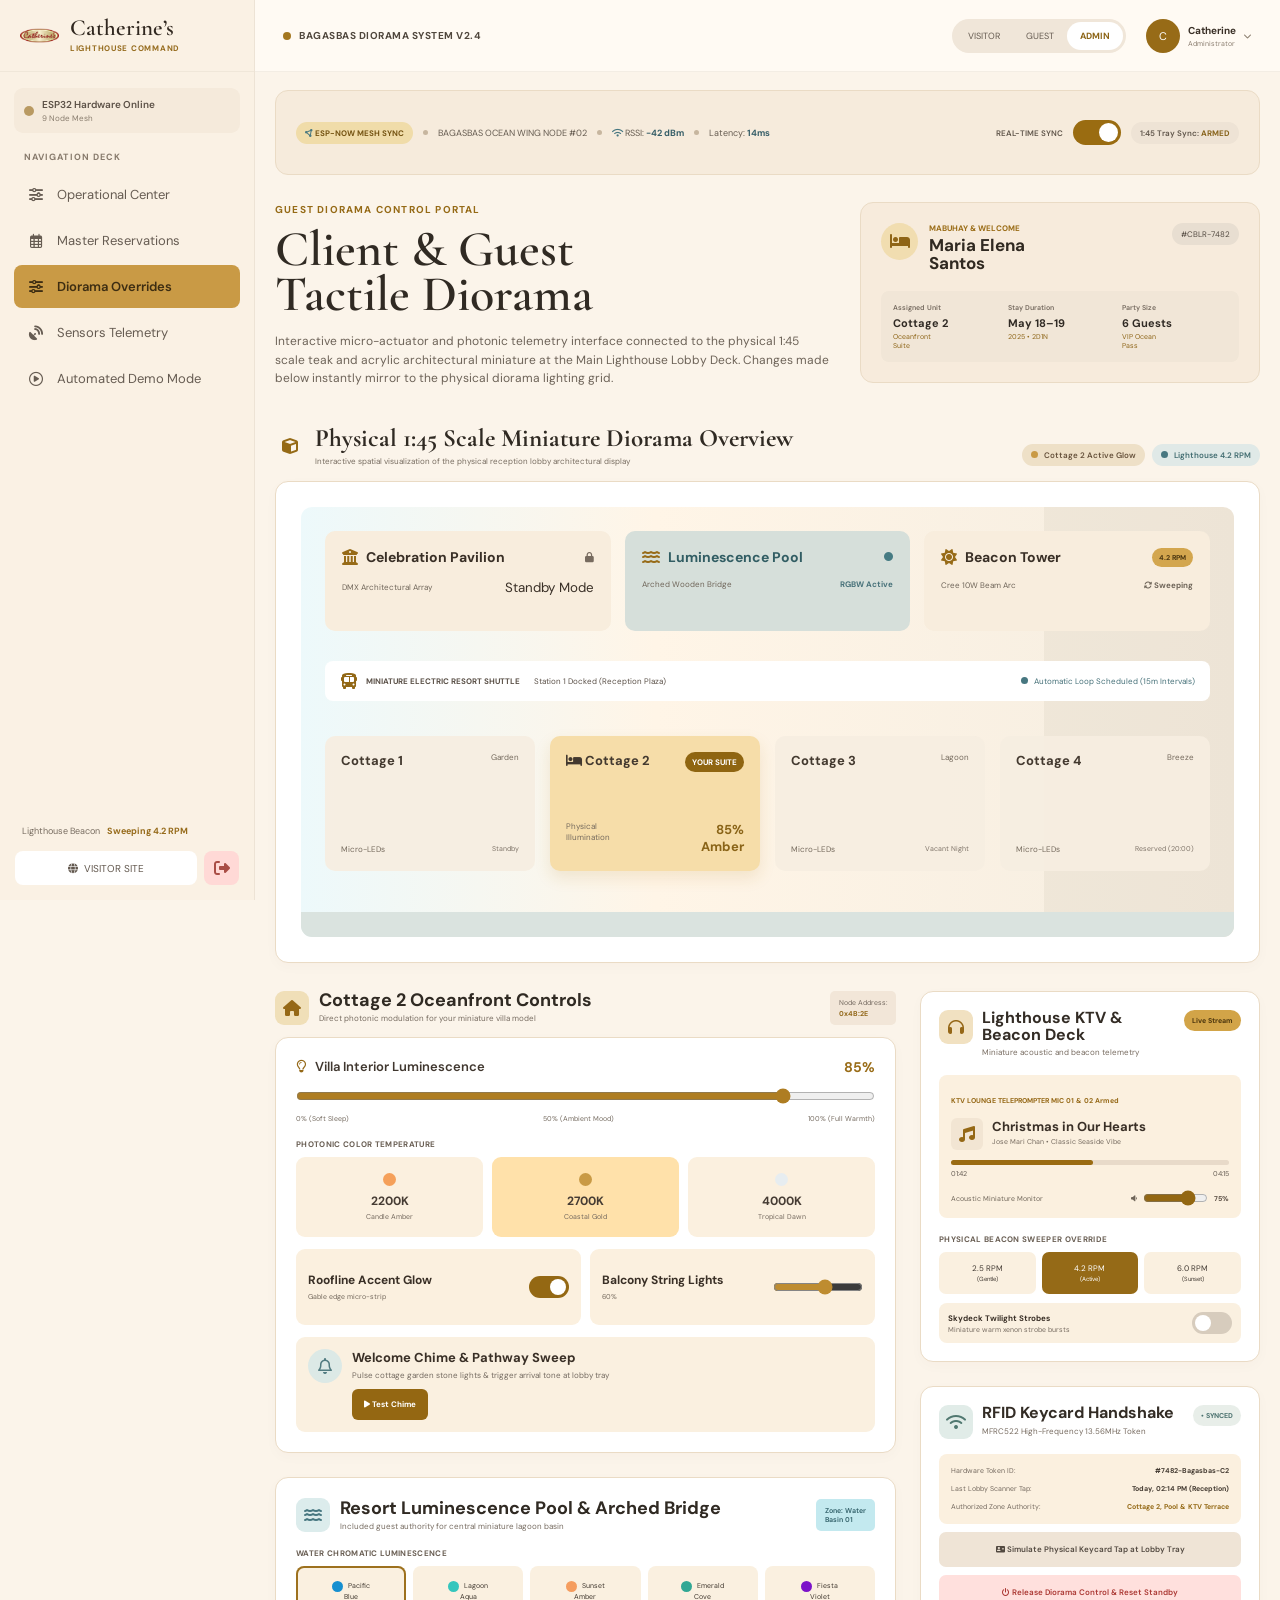
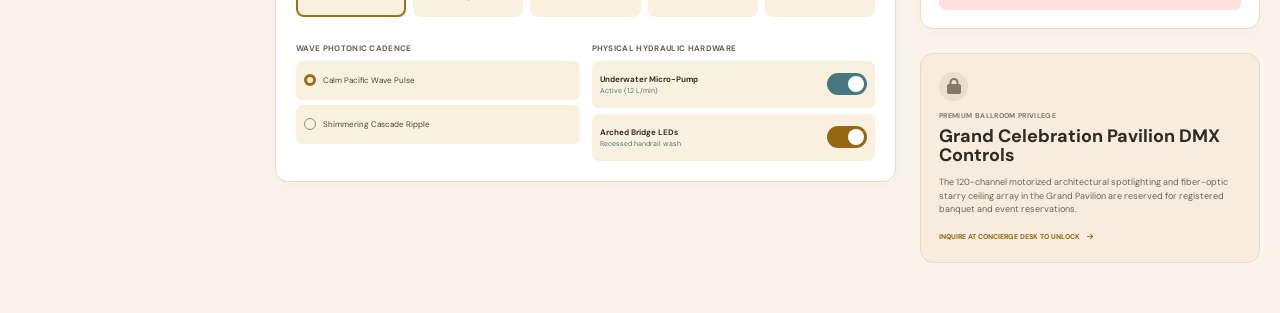
<file: diorama-control.html>
<!DOCTYPE html>
<html lang="en">

<head>

    <meta charset="UTF-8">

    <meta
        name="viewport"
        content="width=device-width, initial-scale=1.0"
    >

    <title>
        Diorama Overrides | Catherine's
    </title>


    <!-- GOOGLE FONTS -->

    <link
        rel="preconnect"
        href="https://fonts.googleapis.com"
    >

    <link
        rel="preconnect"
        href="https://fonts.googleapis.com"
        crossorigin
    >

    <link
        href="https://fonts.googleapis.com/css2?family=Cormorant+Garamond:wght@500;600;700&family=DM+Sans:wght@400;500;600;700&display=swap"
        rel="stylesheet"
    >


    <!-- FONT AWESOME -->

    <link
        rel="stylesheet"
        href="https://cdnjs.cloudflare.com/ajax/libs/font-awesome/6.5.2/css/all.min.css"
    >


    <!-- CSS -->

    <link
        rel="stylesheet"
        href="css/diorama-control.css"
    >

</head>


<body>


<div class="admin-app">


    <!-- =====================================================
         SIDEBAR
    ====================================================== -->

    <aside class="admin-sidebar">


        <!-- BRAND -->

        <a
            href="index.html"
            class="admin-brand"
        >

            <img
                src="assets/Catherine's Logo.png"
                alt="Catherine's Logo"
                class="admin-logo"
            >

            <div class="admin-brand-text">

                <strong>
                    Catherine’s
                </strong>

                <span>
                    LIGHTHOUSE COMMAND
                </span>

            </div>

        </a>


        <!-- HARDWARE STATUS -->

        <div class="admin-system-status">

            <span class="admin-status-dot"></span>

            <div>

                <strong>
                    ESP32 Hardware Online
                </strong>

                <span>
                    9 Node Mesh
                </span>

            </div>

        </div>


        <!-- NAVIGATION -->

        <div class="admin-nav-label">
            NAVIGATION DECK
        </div>


        <nav class="admin-nav">


            <a
                href="admin-dashboard.html"
                class="admin-nav-item"
            >

                <i class="fa-solid fa-sliders"></i>

                <span>
                    Operational Center
                </span>

            </a>


            <a
                href="admin-reservations.html"
                class="admin-nav-item"
            >

                <i class="fa-regular fa-calendar-days"></i>

                <span>
                    Master Reservations
                </span>

            </a>


            <a
                href="diorama-control.html"
                class="admin-nav-item active"
            >

                <i class="fa-solid fa-sliders"></i>

                <span>
                    Diorama Overrides
                </span>

            </a>


            <a
                href="sensors.html"
                class="admin-nav-item"
            >

                <i class="fa-solid fa-satellite-dish"></i>

                <span>
                    Sensors Telemetry
                </span>

            </a>


            <a
                href="demo.html"
                class="admin-nav-item"
            >

                <i class="fa-regular fa-circle-play"></i>

                <span>
                    Automated Demo Mode
                </span>

            </a>


        </nav>


        <!-- SIDEBAR FOOTER -->

        <div class="admin-sidebar-footer">


            <div class="admin-beacon">

                <span>
                    Lighthouse Beacon
                </span>

                <strong>
                    Sweeping 4.2 RPM
                </strong>

            </div>


            <div class="admin-footer-actions">


                <a
                    href="index.html"
                    class="visitor-site"
                >

                    <i class="fa-solid fa-globe"></i>

                    VISITOR SITE

                </a>


                <button
                    type="button"
                    class="logout-button"
                    id="logoutButton"
                >

                    <i class="fa-solid fa-right-from-bracket"></i>

                </button>


            </div>


        </div>


    </aside>



    <!-- =====================================================
         MAIN
    ====================================================== -->

    <main class="admin-main">


        <!-- =================================================
             TOP HEADER
        ================================================== -->

        <header class="top-header">


            <div class="system-title">

                <span class="system-dot"></span>

                BAGASBAS DIORAMA SYSTEM V2.4

            </div>


            <div class="top-right">


                <div class="portal-switcher">

                    <button>
                        VISITOR
                    </button>

                    <button>
                        GUEST
                    </button>

                    <button class="active">
                        ADMIN
                    </button>

                </div>


                <div class="admin-user">

                    <div class="admin-avatar">
                        C
                    </div>


                    <div class="admin-user-text">

                        <strong>
                            Catherine
                        </strong>

                        <span>
                            Administrator
                        </span>

                    </div>


                    <i class="fa-solid fa-chevron-down"></i>

                </div>


            </div>


        </header>



        <!-- =================================================
             PAGE CONTENT
        ================================================== -->

        <div class="diorama-content">


            <!-- =================================================
                 REAL-TIME MESH BAR
            ================================================== -->

            <section class="mesh-banner">


                <div class="mesh-left">


                    <span class="mesh-pill">

                        <i class="fa-solid fa-circle-nodes"></i>

                        ESP-NOW MESH SYNC

                    </span>


                    <span class="separator-dot"></span>


                    <span>
                        BAGASBAS OCEAN WING NODE #02
                    </span>


                    <span class="separator-dot"></span>


                    <span>

                        <i class="fa-solid fa-wifi"></i>

                        RSSI:
                        <strong>
                            -42 dBm
                        </strong>

                    </span>


                    <span class="separator-dot"></span>


                    <span>
                        Latency:
                        <strong class="latency">
                            14ms
                        </strong>
                    </span>


                </div>


                <div class="mesh-right">


                    <span>
                        REAL-TIME SYNC
                    </span>


                    <button
                        type="button"
                        class="toggle-switch active"
                        id="syncToggle"
                        aria-label="Toggle real-time synchronization"
                    >

                        <span></span>

                    </button>


                    <span class="tray-status">
                        1:45 Tray Sync:
                        <strong>
                            ARMED
                        </strong>
                    </span>


                </div>


            </section>



            <!-- =================================================
                 HERO
            ================================================== -->

            <section class="diorama-hero">


                <div class="hero-copy">


                    <span class="eyebrow">
                        GUEST DIORAMA CONTROL PORTAL
                    </span>


                    <h1>
                        Client &amp; Guest
                        <br>
                        Tactile Diorama
                    </h1>


                    <p>

                        Interactive micro-actuator and photonic
                        telemetry interface connected to the
                        physical 1:45 scale teak and acrylic
                        architectural miniature at the Main
                        Lighthouse Lobby Deck. Changes made below
                        instantly mirror to the physical diorama
                        lighting grid.

                    </p>


                </div>


                <!-- GUEST SUMMARY -->

                <div class="guest-summary">


                    <div class="guest-summary-top">


                        <div class="guest-summary-icon">

                            <i class="fa-solid fa-bed"></i>

                        </div>


                        <div>

                            <span>
                                MABUHAY &amp; WELCOME
                            </span>

                            <strong>
                                Maria Elena
                                <br>
                                Santos
                            </strong>

                        </div>


                        <small>
                            #CBLR-7482
                        </small>


                    </div>


                    <div class="guest-summary-grid">


                        <div>

                            <span>
                                Assigned Unit
                            </span>

                            <strong>
                                Cottage 2
                            </strong>

                            <small>
                                Oceanfront
                                <br>
                                Suite
                            </small>

                        </div>


                        <div>

                            <span>
                                Stay Duration
                            </span>

                            <strong>
                                May 18–19
                            </strong>

                            <small>
                                2025 • 2D1N
                            </small>

                        </div>


                        <div>

                            <span>
                                Party Size
                            </span>

                            <strong>
                                6 Guests
                            </strong>

                            <small>
                                VIP Ocean
                                <br>
                                Pass
                            </small>

                        </div>


                    </div>


                </div>


            </section>



            <!-- =================================================
                 DIORAMA OVERVIEW HEADER
            ================================================== -->

            <section class="overview-heading">


                <div class="overview-title">


                    <div class="overview-icon">

                        <i class="fa-solid fa-cube"></i>

                    </div>


                    <div>

                        <h2>
                            Physical 1:45 Scale
                            Miniature Diorama Overview
                        </h2>


                        <p>
                            Interactive spatial visualization of the
                            physical reception lobby architectural
                            display
                        </p>

                    </div>


                </div>


                <div class="overview-status">


                    <span class="status-pill gold">

                        <i></i>

                        Cottage 2 Active Glow

                    </span>


                    <span class="status-pill teal">

                        <i></i>

                        Lighthouse 4.2 RPM

                    </span>


                </div>


            </section>



            <!-- =================================================
                 MINIATURE DIORAMA
            ================================================== -->

            <section class="diorama-display">


                <div class="diorama-stage">


                    <!-- TOP FACILITIES -->

                    <div class="stage-facility-row">


                        <div class="stage-facility">

                            <div class="facility-title">

                                <i class="fa-solid fa-building-columns"></i>

                                <strong>
                                    Celebration Pavilion
                                </strong>

                                <i class="fa-solid fa-lock facility-lock"></i>

                            </div>


                            <div class="facility-meta">

                                <span>
                                    DMX Architectural Array
                                </span>


                                <small>
                                    Standby Mode
                                </small>

                            </div>

                        </div>



                        <div class="stage-facility active-water">

                            <div class="facility-title">

                                <i class="fa-solid fa-water"></i>

                                <strong>
                                    Luminescence Pool
                                </strong>

                                <i class="fa-solid fa-circle live-dot"></i>

                            </div>


                            <div class="facility-meta">

                                <span>
                                    Arched Wooden Bridge
                                </span>


                                <strong>
                                    RGBW Active
                                </strong>

                            </div>

                        </div>



                        <div class="stage-facility">

                            <div class="facility-title">

                                <i class="fa-solid fa-sun"></i>

                                <strong>
                                    Beacon Tower
                                </strong>


                                <small class="rpm-badge">
                                    4.2 RPM
                                </small>

                            </div>


                            <div class="facility-meta">

                                <span>
                                    Cree 10W Beam Arc
                                </span>


                                <strong>
                                    <i class="fa-solid fa-rotate"></i>
                                    Sweeping
                                </strong>

                            </div>

                        </div>


                    </div>



                    <!-- SHUTTLE -->

                    <div class="shuttle-bar">


                        <div>

                            <i class="fa-solid fa-bus"></i>

                            <strong>
                                MINIATURE ELECTRIC
                                RESORT SHUTTLE
                            </strong>

                        </div>


                        <span>
                            Station 1 Docked
                            (Reception Plaza)
                        </span>


                        <span class="shuttle-status">

                            <i></i>

                            Automatic Loop Scheduled
                            (15m Intervals)

                        </span>


                    </div>



                    <!-- COTTAGES -->

                    <div class="cottage-grid">


                        <div class="mini-cottage">

                            <div>

                                <strong>
                                    Cottage 1
                                </strong>

                                <span>
                                    Garden
                                </span>

                            </div>


                            <div>

                                <span>
                                    Micro-LEDs
                                </span>

                                <small>
                                    Standby
                                </small>

                            </div>

                        </div>



                        <div class="mini-cottage current">


                            <div>

                                <strong>
                                    <i class="fa-solid fa-bed"></i>
                                    Cottage 2
                                </strong>

                                <span class="your-suite">
                                    YOUR SUITE
                                </span>

                            </div>


                            <div>

                                <span>
                                    Physical
                                    Illumination
                                </span>

                                <strong>
                                    85%
                                    <br>
                                    Amber
                                </strong>

                            </div>

                        </div>



                        <div class="mini-cottage">

                            <div>

                                <strong>
                                    Cottage 3
                                </strong>

                                <span>
                                    Lagoon
                                </span>

                            </div>


                            <div>

                                <span>
                                    Micro-LEDs
                                </span>

                                <small>
                                    Vacant Night
                                </small>

                            </div>

                        </div>



                        <div class="mini-cottage">

                            <div>

                                <strong>
                                    Cottage 4
                                </strong>

                                <span>
                                    Breeze
                                </span>

                            </div>


                            <div>

                                <span>
                                    Micro-LEDs
                                </span>

                                <small>
                                    Reserved
                                    (20:00)
                                </small>

                            </div>

                        </div>


                    </div>


                    <div class="stage-shoreline"></div>


                </div>


            </section>



            <!-- =================================================
                 MAIN CONTROL GRID
            ================================================== -->

            <section class="control-grid">


                <!-- =================================================
                     LEFT COLUMN
                ================================================== -->

                <div class="control-left">


                    <!-- COTTAGE CONTROL -->

                    <section class="control-section">


                        <div class="section-card-heading">


                            <div class="heading-with-icon">

                                <div class="section-icon gold-icon">

                                    <i class="fa-solid fa-house"></i>

                                </div>


                                <div>

                                    <h2>
                                        Cottage 2 Oceanfront Controls
                                    </h2>

                                    <p>
                                        Direct photonic modulation
                                        for your miniature villa model
                                    </p>

                                </div>

                            </div>


                            <div class="node-address">

                                <span>
                                    Node Address:
                                </span>

                                <strong>
                                    0x4B:2E
                                </strong>

                            </div>


                        </div>



                        <div class="control-card">


                            <!-- LUMINESCENCE -->

                            <div class="control-heading-row">

                                <div>

                                    <i class="fa-regular fa-lightbulb"></i>

                                    Villa Interior Luminescence

                                </div>


                                <strong id="brightnessValue">
                                    85%
                                </strong>

                            </div>


                            <input
                                type="range"
                                id="villaBrightness"
                                min="0"
                                max="100"
                                value="85"
                                class="gold-range"
                            >


                            <div class="range-labels">

                                <span>
                                    0% (Soft Sleep)
                                </span>

                                <span>
                                    50% (Ambient Mood)
                                </span>

                                <span>
                                    100% (Full Warmth)
                                </span>

                            </div>



                            <!-- COLOR TEMP -->

                            <div class="subheading">
                                PHOTONIC COLOR TEMPERATURE
                            </div>


                            <div class="temperature-grid">


                                <button
                                    type="button"
                                    class="temperature-button"
                                    data-temp="2200K"
                                    data-color="candle"
                                >

                                    <span class="temperature-dot candle"></span>

                                    <strong>
                                        2200K
                                    </strong>

                                    <small>
                                        Candle Amber
                                    </small>

                                </button>


                                <button
                                    type="button"
                                    class="temperature-button active"
                                    data-temp="2700K"
                                    data-color="gold"
                                >

                                    <span class="temperature-dot gold"></span>

                                    <strong>
                                        2700K
                                    </strong>

                                    <small>
                                        Coastal Gold
                                    </small>

                                </button>


                                <button
                                    type="button"
                                    class="temperature-button"
                                    data-temp="4000K"
                                    data-color="white"
                                >

                                    <span class="temperature-dot white"></span>

                                    <strong>
                                        4000K
                                    </strong>

                                    <small>
                                        Tropical Dawn
                                    </small>

                                </button>


                            </div>



                            <!-- ROOFLINE / BALCONY -->

                            <div class="mini-control-grid">


                                <div class="mini-control">

                                    <div>

                                        <strong>
                                            Roofline Accent
                                            Glow
                                        </strong>

                                        <small>
                                            Gable edge
                                            micro-strip
                                        </small>

                                    </div>


                                    <button
                                        type="button"
                                        class="small-toggle active"
                                        data-toggle="roofline"
                                    >

                                        <span></span>

                                    </button>

                                </div>



                                <div class="mini-control">

                                    <div>

                                        <strong>
                                            Balcony String
                                            Lights
                                        </strong>

                                        <small id="balconyValue">
                                            60%
                                        </small>

                                    </div>


                                    <input
                                        type="range"
                                        min="0"
                                        max="100"
                                        value="60"
                                        id="balconyBrightness"
                                        class="small-range"
                                    >

                                </div>


                            </div>



                            <!-- CHIME -->

                            <div class="chime-card">


                                <div class="chime-icon">

                                    <i class="fa-regular fa-bell"></i>

                                </div>


                                <div>

                                    <strong>
                                        Welcome Chime
                                        &amp;
                                        Pathway Sweep
                                    </strong>


                                    <p>

                                        Pulse cottage garden
                                        stone lights &amp;
                                        trigger arrival tone
                                        at lobby tray

                                    </p>


                                    <button
                                        type="button"
                                        id="testChime"
                                        class="gold-button"
                                    >

                                        <i class="fa-solid fa-play"></i>

                                        Test Chime

                                    </button>

                                </div>


                            </div>


                        </div>


                    </section>



                    <!-- POOL CONTROL -->

                    <section class="control-card standalone-card">


                        <div class="section-card-heading">

                            <div class="heading-with-icon">

                                <div class="section-icon teal-icon">

                                    <i class="fa-solid fa-water"></i>

                                </div>


                                <div>

                                    <h2>
                                        Resort Luminescence
                                        Pool &amp; Arched Bridge
                                    </h2>

                                    <p>
                                        Included guest authority for
                                        central miniature lagoon basin
                                    </p>

                                </div>

                            </div>


                            <span class="zone-pill">
                                Zone: Water
                                <br>
                                Basin 01
                            </span>

                        </div>



                        <div class="subheading">
                            WATER CHROMATIC LUMINESCENCE
                        </div>


                        <div class="pool-colors">


                            <button
                                type="button"
                                class="pool-color active"
                                data-color="Pacific Blue"
                            >

                                <i></i>

                                Pacific
                                <br>
                                Blue

                            </button>


                            <button
                                type="button"
                                class="pool-color"
                                data-color="Lagoon Aqua"
                            >

                                <i></i>

                                Lagoon
                                <br>
                                Aqua

                            </button>


                            <button
                                type="button"
                                class="pool-color"
                                data-color="Sunset Amber"
                            >

                                <i></i>

                                Sunset
                                <br>
                                Amber

                            </button>


                            <button
                                type="button"
                                class="pool-color"
                                data-color="Emerald Cove"
                            >

                                <i></i>

                                Emerald
                                <br>
                                Cove

                            </button>


                            <button
                                type="button"
                                class="pool-color"
                                data-color="Fiesta Violet"
                            >

                                <i></i>

                                Fiesta
                                <br>
                                Violet

                            </button>


                        </div>



                        <div class="pool-control-columns">


                            <div>

                                <div class="subheading">
                                    WAVE PHOTONIC CADENCE
                                </div>


                                <label class="radio-option active">

                                    <input
                                        type="radio"
                                        name="waveCadence"
                                        checked
                                    >

                                    <span></span>

                                    Calm Pacific Wave Pulse

                                </label>


                                <label class="radio-option">

                                    <input
                                        type="radio"
                                        name="waveCadence"
                                    >

                                    <span></span>

                                    Shimmering Cascade Ripple

                                </label>

                            </div>



                            <div>

                                <div class="subheading">
                                    PHYSICAL HYDRAULIC HARDWARE
                                </div>


                                <div class="hardware-toggle-row">

                                    <div>

                                        <strong>
                                            Underwater
                                            Micro-Pump
                                        </strong>

                                        <small>
                                            Active (1.2 L/min)
                                        </small>

                                    </div>


                                    <button
                                        type="button"
                                        class="small-toggle teal-toggle active"
                                        data-toggle="pump"
                                    >

                                        <span></span>

                                    </button>

                                </div>


                                <div class="hardware-toggle-row">

                                    <div>

                                        <strong>
                                            Arched Bridge
                                            LEDs
                                        </strong>

                                        <small>
                                            Recessed handrail wash
                                        </small>

                                    </div>


                                    <button
                                        type="button"
                                        class="small-toggle active"
                                        data-toggle="bridge"
                                    >

                                        <span></span>

                                    </button>

                                </div>


                            </div>


                        </div>


                    </section>


                </div>



                <!-- =================================================
                     RIGHT COLUMN
                ================================================== -->

                <aside class="control-right">


                    <!-- KTV -->

                    <section class="side-control-card">


                        <div class="side-card-title">


                            <div class="side-title-icon">

                                <i class="fa-solid fa-headphones"></i>

                            </div>


                            <div>

                                <h2>
                                    Lighthouse KTV &amp;
                                    Beacon Deck
                                </h2>

                                <p>
                                    Miniature acoustic and beacon
                                    telemetry
                                </p>

                            </div>


                            <span class="live-pill">
                                Live Stream
                            </span>

                        </div>



                        <div class="ktv-player">


                            <span class="player-label">
                                KTV LOUNGE TELEPROMPTER
                                MIC 01 &amp; 02 Armed
                            </span>


                            <div class="track-title">

                                <div class="music-icon">

                                    <i class="fa-solid fa-music"></i>

                                </div>


                                <div>

                                    <strong>
                                        Christmas in Our Hearts
                                    </strong>

                                    <span>
                                        Jose Mari Chan •
                                        Classic Seaside Vibe
                                    </span>

                                </div>

                            </div>


                            <div class="track-progress">

                                <span></span>

                            </div>


                            <div class="track-time">

                                <span>
                                    01:42
                                </span>

                                <span>
                                    04:15
                                </span>

                            </div>


                            <div class="audio-row">

                                <span>
                                    Acoustic Miniature
                                    Monitor
                                </span>


                                <i class="fa-solid fa-volume-low"></i>


                                <input
                                    type="range"
                                    min="0"
                                    max="100"
                                    value="75"
                                >


                                <strong>
                                    75%
                                </strong>

                            </div>


                        </div>



                        <div class="subheading beacon-heading">
                            PHYSICAL BEACON SWEEPER OVERRIDE
                        </div>


                        <div class="beacon-options">


                            <button
                                type="button"
                                data-rpm="2.5"
                            >
                                2.5 RPM
                                <small>
                                    (Gentle)
                                </small>
                            </button>


                            <button
                                type="button"
                                class="active"
                                data-rpm="4.2"
                            >
                                4.2 RPM
                                <small>
                                    (Active)
                                </small>
                            </button>


                            <button
                                type="button"
                                data-rpm="6.0"
                            >
                                6.0 RPM
                                <small>
                                    (Sunset)
                                </small>
                            </button>


                        </div>


                        <div class="strobe-row">

                            <div>

                                <strong>
                                    Skydeck Twilight Strobes
                                </strong>

                                <small>
                                    Miniature warm xenon
                                    strobe bursts
                                </small>

                            </div>


                            <button
                                type="button"
                                class="small-toggle"
                                data-toggle="strobe"
                            >

                                <span></span>

                            </button>

                        </div>


                    </section>



                    <!-- RFID -->

                    <section class="side-control-card">


                        <div class="side-card-title">


                            <div class="side-title-icon synced">

                                <i class="fa-solid fa-wifi"></i>

                            </div>


                            <div>

                                <h2>
                                    RFID Keycard
                                    Handshake
                                </h2>

                                <p>
                                    MFRC522 High-Frequency
                                    13.56MHz Token
                                </p>

                            </div>


                            <span class="synced-pill">
                                • SYNCED
                            </span>


                        </div>



                        <div class="rfid-info">


                            <div>

                                <span>
                                    Hardware Token ID:
                                </span>

                                <strong>
                                    #7482-Bagasbas-C2
                                </strong>

                            </div>


                            <div>

                                <span>
                                    Last Lobby Scanner Tap:
                                </span>

                                <strong>
                                    Today, 02:14 PM
                                    (Reception)
                                </strong>

                            </div>


                            <div>

                                <span>
                                    Authorized Zone Authority:
                                </span>

                                <strong class="gold-text">
                                    Cottage 2,
                                    Pool &amp; KTV Terrace
                                </strong>

                            </div>


                        </div>



                        <button
                            type="button"
                            class="wide-control"
                            id="simulateKeycard"
                        >

                            <i class="fa-solid fa-address-card"></i>

                            Simulate Physical Keycard
                            Tap at Lobby Tray

                        </button>


                        <button
                            type="button"
                            class="danger-control"
                            id="releaseControl"
                        >

                            <i class="fa-solid fa-power-off"></i>

                            Release Diorama Control
                            &amp; Reset Standby

                        </button>


                    </section>



                    <!-- PREMIUM -->

                    <section class="premium-card">


                        <div class="premium-icon">

                            <i class="fa-solid fa-lock"></i>

                        </div>


                        <span>
                            PREMIUM BALLROOM PRIVILEGE
                        </span>


                        <h2>
                            Grand Celebration
                            Pavilion DMX Controls
                        </h2>


                        <p>

                            The 120-channel motorized
                            architectural spotlighting
                            and fiber-optic starry ceiling
                            array in the Grand Pavilion are
                            reserved for registered banquet
                            and event reservations.

                        </p>


                        <a href="#">
                            INQUIRE AT CONCIERGE DESK
                            TO UNLOCK
                            <i class="fa-solid fa-arrow-right"></i>
                        </a>


                    </section>


                </aside>


            </section>


        </div>


    </main>


</div>


<script
    src="js/diorama-control.js"
></script>


</body>
</html>
</file>
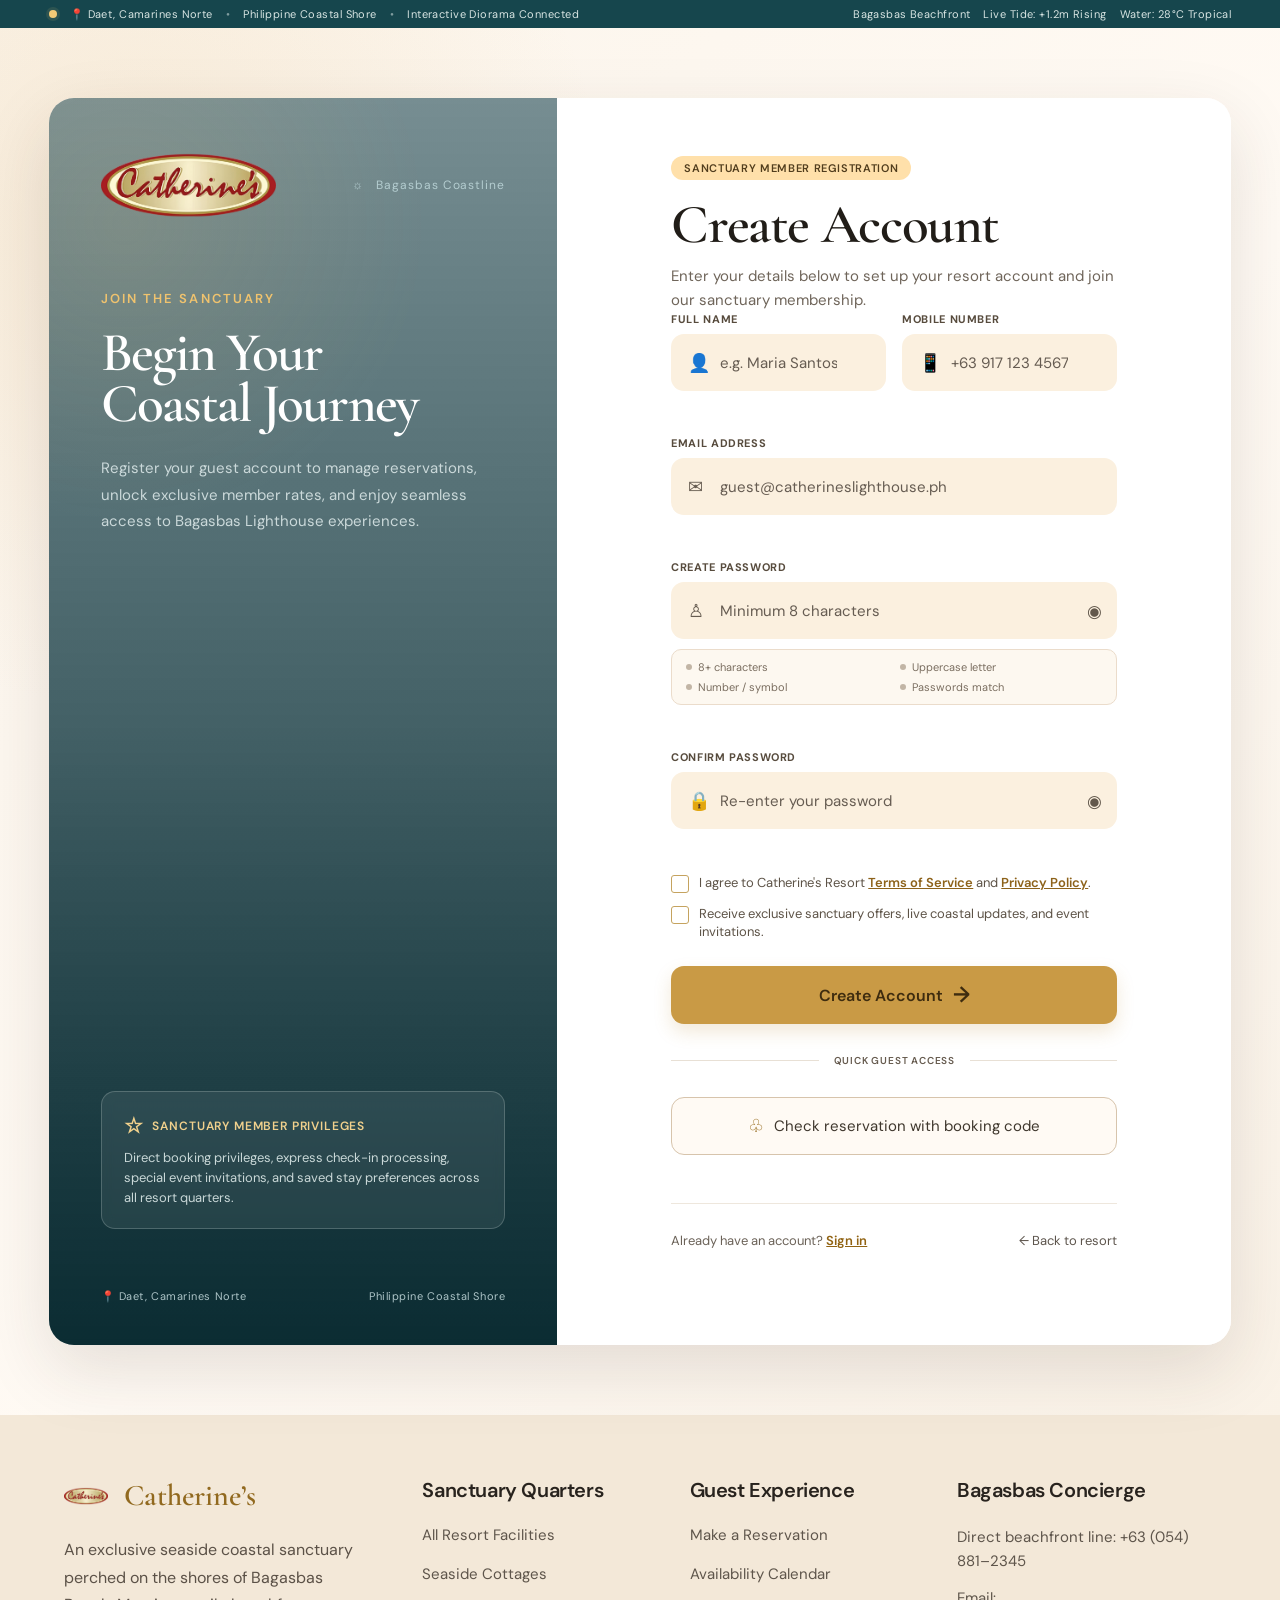
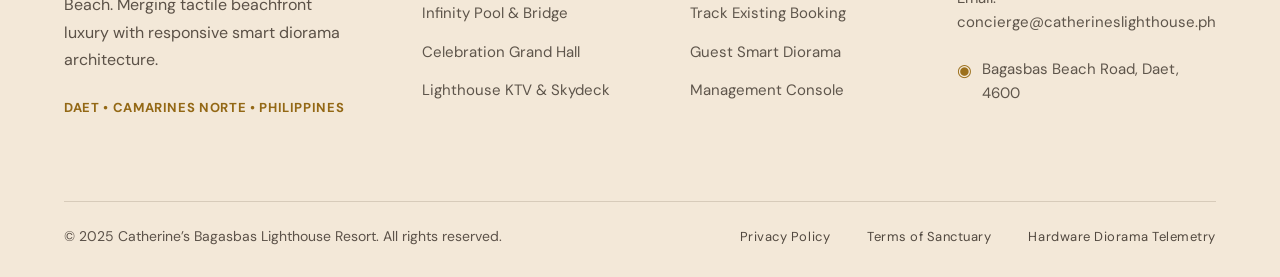
<file: register.html>
<!DOCTYPE html>
<html lang="en">

<head>

    <meta charset="UTF-8">

    <meta
        name="viewport"
        content="width=device-width, initial-scale=1.0"
    >

    <title>
        Create Account | Catherine's Bagasbas Lighthouse Resort
    </title>


    <!-- =====================================================
         GOOGLE FONTS
    ====================================================== -->

    <link
        rel="preconnect"
        href="https://fonts.googleapis.com"
    >

    <link
        rel="preconnect"
        href="https://fonts.gstatic.com"
        crossorigin
    >

    <link
        href="https://fonts.googleapis.com/css2?family=Cormorant+Garamond:wght@500;600;700&family=DM+Sans:wght@400;500;600&display=swap"
        rel="stylesheet"
    >


    <!-- =====================================================
         REGISTER CSS
    ====================================================== -->

    <link
        rel="stylesheet"
        href="css/register.css"
    >


    <!-- =====================================================
         FOOTER CSS
    ====================================================== -->

    <link
        rel="stylesheet"
        href="css/footer.css"
    >

</head>


<body>


    <!-- =====================================================
         TOP INFORMATION BAR
    ====================================================== -->

    <header class="topbar">

        <div class="topbar-left">

            <span class="status-dot"></span>

            <span>
                📍 Daet, Camarines Norte
            </span>

            <span class="separator">
                •
            </span>

            <span>
                Philippine Coastal Shore
            </span>

            <span class="separator">
                •
            </span>

            <span>
                Interactive Diorama Connected
            </span>

        </div>


        <div class="topbar-right">

            <span>
                Bagasbas Beachfront
            </span>

            <span>
                Live Tide: +1.2m Rising
            </span>

            <span>
                Water: 28°C Tropical
            </span>

        </div>

    </header>



    <!-- =====================================================
         MAIN PAGE
    ====================================================== -->

    <main class="page">


        <!-- =================================================
             REGISTER CARD
        ================================================== -->

        <section class="login-card">


            <!-- =================================================
                 LEFT VISUAL PANEL
            ================================================== -->

            <div class="visual-panel">

                <div class="visual-overlay"></div>


                <div class="visual-content">


                    <!-- =========================
                         BRAND
                    ========================== -->

                    <div class="brand-row">


                        <div class="brand-logo">

                            <img
                                src="assets/Catherine's Logo.png"
                                alt="Catherine's Logo"
                            >

                        </div>


                        <span class="coastline">

                            ☼ &nbsp; Bagasbas Coastline

                        </span>


                    </div>



                    <!-- =========================
                         WELCOME CONTENT
                    ========================== -->

                    <div class="welcome-copy">


                        <p class="eyebrow">
                            JOIN THE SANCTUARY
                        </p>


                        <h1>

                            Begin Your

                            <br>

                            Coastal Journey

                        </h1>


                        <p class="description">

                            Register your guest account to manage reservations,
                            unlock exclusive member rates, and enjoy seamless
                            access to Bagasbas Lighthouse experiences.

                        </p>


                    </div>



                    <!-- =========================
                         MEMBER PRIVILEGES
                    ========================== -->

                    <div class="member-box">


                        <div class="member-title">

                            <span class="star">
                                ☆
                            </span>

                            <span>
                                SANCTUARY MEMBER PRIVILEGES
                            </span>

                        </div>


                        <p>

                            Direct booking privileges, express check-in processing,
                            special event invitations, and saved stay preferences across all resort quarters.

                        </p>


                    </div>



                    <!-- =========================
                         VISUAL FOOTER
                    ========================== -->

                    <div class="visual-footer">

                        <span>
                            📍 Daet, Camarines Norte
                        </span>

                        <span>
                            Philippine Coastal Shore
                        </span>

                    </div>


                </div>

            </div>



            <!-- =================================================
                 RIGHT FORM PANEL
            ================================================== -->

            <div class="form-panel">


                <div class="form-inner">


                    <!-- =========================
                         PORTAL LABEL
                    ========================== -->

                    <div class="portal-label">
                        SANCTUARY MEMBER REGISTRATION
                    </div>



                    <!-- =========================
                         TITLE
                    ========================== -->

                    <h2>
                        Create Account
                    </h2>


                    <p class="form-intro">
                        Enter your details below to set up your resort account and join our sanctuary membership.
                    </p>



                    <!-- =================================================
                         REGISTER FORM
                    ================================================== -->

                    <form id="registerForm">


                        <!-- =========================
                             FULL NAME & PHONE ROW
                        ========================== -->

                        <div class="name-phone-row">

                            <!-- FULL NAME -->
                            <div class="field-group">

                                <label for="fullName">
                                    FULL NAME
                                </label>

                                <div class="input-wrap">

                                    <span class="input-icon">
                                        👤
                                    </span>

                                    <input
                                        type="text"
                                        id="fullName"
                                        name="fullName"
                                        placeholder="e.g. Maria Santos"
                                        autocomplete="name"
                                        required
                                    >

                                </div>

                                <small
                                    class="error-message"
                                    id="fullNameError"
                                ></small>

                            </div>

                            <!-- PHONE NUMBER -->
                            <div class="field-group">

                                <label for="phoneNumber">
                                    MOBILE NUMBER
                                </label>

                                <div class="input-wrap">

                                    <span class="input-icon">
                                        📱
                                    </span>

                                    <input
                                        type="tel"
                                        id="phoneNumber"
                                        name="phoneNumber"
                                        placeholder="+63 917 123 4567"
                                        autocomplete="tel"
                                        required
                                    >

                                </div>

                                <small
                                    class="error-message"
                                    id="phoneError"
                                ></small>

                            </div>

                        </div>



                        <!-- =========================
                             EMAIL ADDRESS
                        ========================== -->

                        <div class="field-group">

                            <label for="registerEmail">
                                EMAIL ADDRESS
                            </label>

                            <div class="input-wrap">

                                <span class="input-icon">
                                    ✉
                                </span>

                                <input
                                    type="email"
                                    id="registerEmail"
                                    name="email"
                                    placeholder="guest@catherineslighthouse.ph"
                                    autocomplete="email"
                                    required
                                >

                            </div>

                            <small
                                class="error-message"
                                id="emailError"
                            ></small>

                        </div>



                        <!-- =========================
                             PASSWORD
                        ========================== -->

                        <div class="field-group">

                            <label for="registerPassword">
                                CREATE PASSWORD
                            </label>

                            <div class="input-wrap">

                                <span class="input-icon">
                                    ♙
                                </span>

                                <input
                                    type="password"
                                    id="registerPassword"
                                    name="password"
                                    placeholder="Minimum 8 characters"
                                    autocomplete="new-password"
                                    required
                                >

                                <button
                                    type="button"
                                    class="password-toggle"
                                    id="toggleRegisterPassword"
                                    aria-label="Show password"
                                >
                                    ◉
                                </button>

                            </div>

                            <!-- PASSWORD STRENGTH METER -->
                            <div class="password-strength-container" id="strengthContainer" style="display: none;">
                                <div class="strength-bar-bg">
                                    <div class="strength-bar-fill" id="strengthFill"></div>
                                </div>
                                <div class="strength-text">
                                    <span>Password Security</span>
                                    <span id="strengthLabel">Weak</span>
                                </div>
                            </div>

                            <!-- PASSWORD REQUIREMENTS LIST -->
                            <div class="password-requirements" id="requirementsBox">
                                <div class="req-item" id="reqMinLen">
                                    <span class="dot"></span>
                                    <span>8+ characters</span>
                                </div>
                                <div class="req-item" id="reqUpper">
                                    <span class="dot"></span>
                                    <span>Uppercase letter</span>
                                </div>
                                <div class="req-item" id="reqNumber">
                                    <span class="dot"></span>
                                    <span>Number / symbol</span>
                                </div>
                                <div class="req-item" id="reqMatch">
                                    <span class="dot"></span>
                                    <span>Passwords match</span>
                                </div>
                            </div>

                            <small
                                class="error-message"
                                id="passwordError"
                            ></small>

                        </div>



                        <!-- =========================
                             CONFIRM PASSWORD
                        ========================== -->

                        <div class="field-group">

                            <label for="confirmPassword">
                                CONFIRM PASSWORD
                            </label>

                            <div class="input-wrap">

                                <span class="input-icon">
                                    🔒
                                </span>

                                <input
                                    type="password"
                                    id="confirmPassword"
                                    name="confirmPassword"
                                    placeholder="Re-enter your password"
                                    autocomplete="new-password"
                                    required
                                >

                                <button
                                    type="button"
                                    class="password-toggle"
                                    id="toggleConfirmPassword"
                                    aria-label="Show password"
                                >
                                    ◉
                                </button>

                            </div>

                            <small
                                class="error-message"
                                id="confirmPasswordError"
                            ></small>

                        </div>



                        <!-- =========================
                             CHECKBOXES
                        ========================== -->

                        <div class="checkbox-group">

                            <label class="checkbox-row">

                                <input
                                    type="checkbox"
                                    id="agreeTerms"
                                    required
                                >

                                <span class="custom-checkbox"></span>

                                <span>
                                    I agree to Catherine's Resort <a href="#" id="termsLink">Terms of Service</a> and <a href="#" id="privacyLink">Privacy Policy</a>.
                                </span>

                            </label>


                            <label class="checkbox-row">

                                <input
                                    type="checkbox"
                                    id="subscribeNewsletter"
                                    checked
                                >

                                <span class="custom-checkbox"></span>

                                <span>
                                    Receive exclusive sanctuary offers, live coastal updates, and event invitations.
                                </span>

                            </label>

                        </div>



                        <!-- =========================
                             REGISTER BUTTON
                        ========================== -->

                        <button
                            type="submit"
                            class="sign-in-btn"
                            id="submitRegisterBtn"
                        >

                            <span>
                                Create Account
                            </span>

                            <span class="arrow">
                                →
                            </span>

                        </button>



                        <!-- =========================
                             DIVIDER
                        ========================== -->

                        <div class="divider">

                            <span></span>

                            <p>
                                QUICK GUEST ACCESS
                            </p>

                            <span></span>

                        </div>



                        <!-- =========================
                             BOOKING CODE LINK
                        ========================== -->

                        <button
                            type="button"
                            class="booking-code-btn"
                            id="bookingCodeBtn"
                        >

                            <span class="ticket-icon">
                                ♧
                            </span>

                            <span>
                                Check reservation with booking code
                            </span>

                        </button>


                    </form>



                    <!-- =================================================
                         BOTTOM LINKS
                    ================================================== -->

                    <div class="bottom-links">


                        <p>

                            Already have an account?


                            <a
                                href="login.html"
                                class="create-account"
                                id="signInLink"
                            >
                                Sign in
                            </a>

                        </p>


                        <button
                            type="button"
                            class="back-btn"
                            id="backToResort"
                        >

                            ← Back to resort

                        </button>


                    </div>



                    <!-- =================================================
                         STATUS MESSAGE
                    ================================================== -->

                    <div
                        class="form-status"
                        id="formStatus"
                        role="status"
                        aria-live="polite"
                    ></div>


                </div>

            </div>


        </section>


    </main>



    <!-- =====================================================
         FOOTER
    ====================================================== -->

    <div id="footer-container"></div>



    <!-- =====================================================
         BOOKING CODE MODAL
    ====================================================== -->

    <div
        class="modal"
        id="bookingModal"
        aria-hidden="true"
    >


        <div
            class="modal-backdrop"
            data-close-modal
        ></div>


        <div
            class="modal-card"
            role="dialog"
            aria-modal="true"
            aria-labelledby="bookingModalTitle"
        >


            <!-- =========================
                 CLOSE
            ========================== -->

            <button
                class="modal-close"
                id="closeBookingModal"
                type="button"
                aria-label="Close"
            >
                ×
            </button>



            <!-- =========================
                 LABEL
            ========================== -->

            <div class="portal-label">
                QUICK GUEST ACCESS
            </div>



            <!-- =========================
                 HEADING
            ========================== -->

            <h3 id="bookingModalTitle">
                Check Reservation
            </h3>


            <p>
                Enter the booking code provided with your reservation.
            </p>



            <!-- =========================
                 BOOKING FORM
            ========================== -->

            <form id="bookingForm">


                <label for="bookingCode">
                    BOOKING CODE
                </label>


                <input
                    type="text"
                    id="bookingCode"
                    placeholder="e.g. CAT-2026-001"
                    autocomplete="off"
                    required
                >


                <small
                    class="error-message"
                    id="bookingError"
                ></small>


                <button
                    type="submit"
                    class="sign-in-btn modal-submit"
                >

                    <span>
                        Continue
                    </span>

                    <span class="arrow">
                        →
                    </span>

                </button>


            </form>


        </div>

    </div>



    <!-- =====================================================
         JAVASCRIPT
    ====================================================== -->

    <!-- Built-in Resort Database -->
    <script src="js/database.js"></script>

    <script src="js/footer.js"></script>

    <script src="js/register.js"></script>


</body>

</html>
</file>
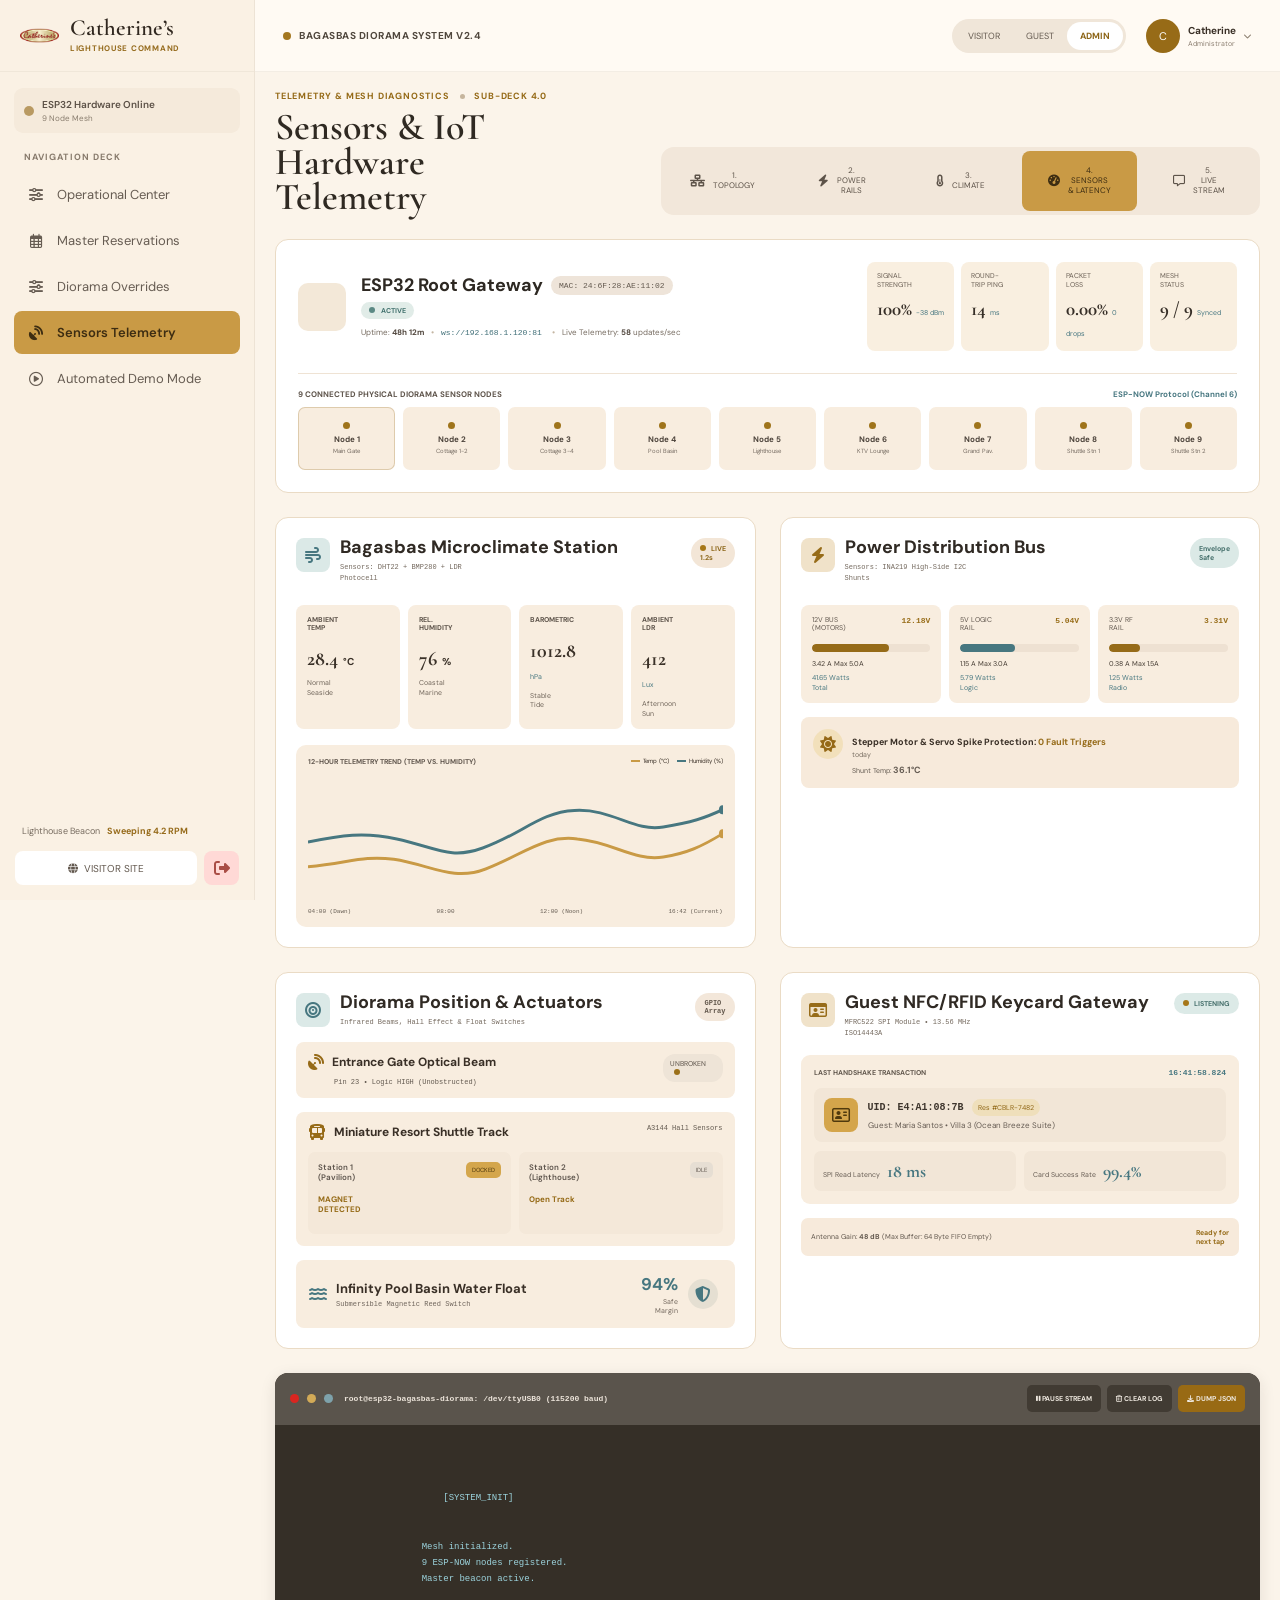
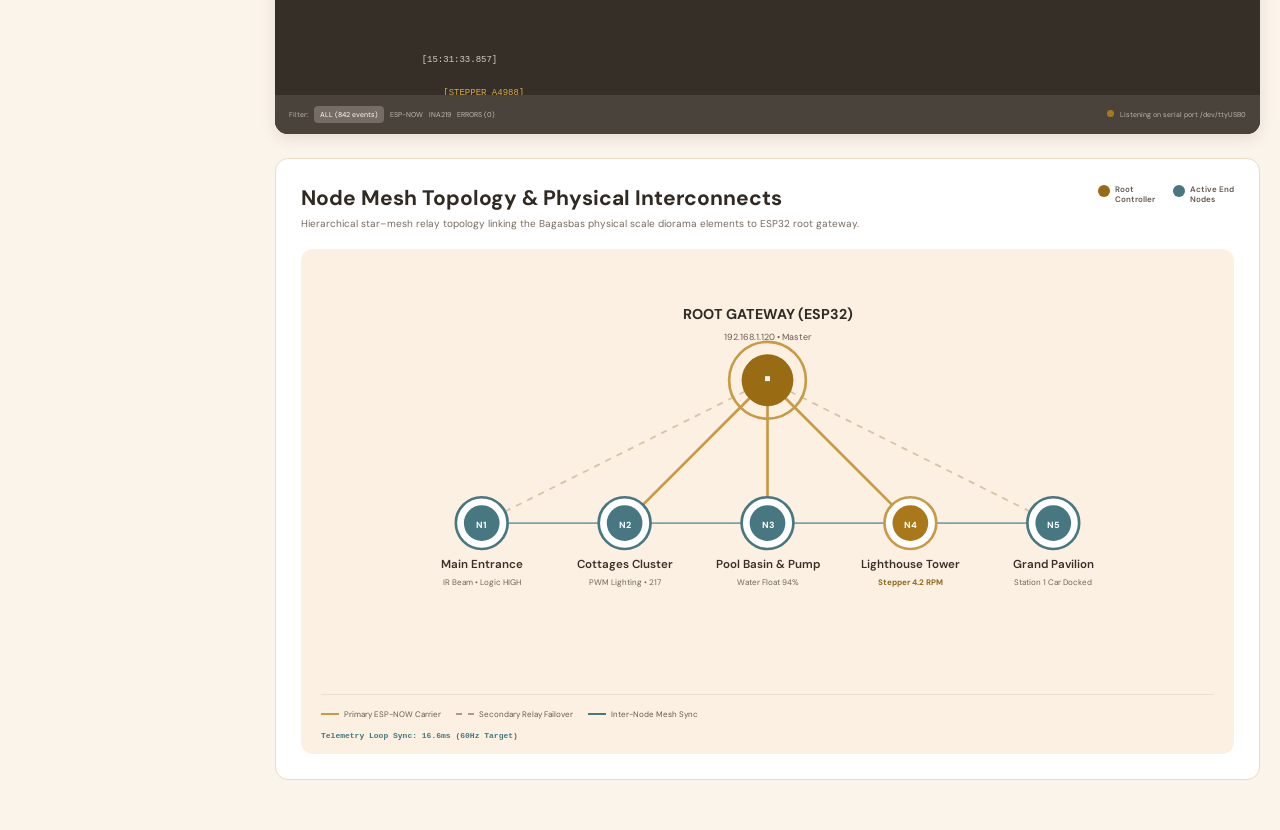
<file: sensors.html>
<!DOCTYPE html>
<html lang="en">

<head>

    <meta charset="UTF-8">

    <meta
        name="viewport"
        content="width=device-width, initial-scale=1.0"
    >

    <title>
        Sensors & IoT Hardware Telemetry | Catherine’s
    </title>


    <!-- GOOGLE FONTS -->

    <link
        rel="preconnect"
        href="https://fonts.googleapis.com"
    >

    <link
        rel="preconnect"
        href="https://fonts.googleapis.com"
        crossorigin
    >

    <link
        href="https://fonts.googleapis.com/css2?family=Cormorant+Garamond:wght@500;600;700&family=DM+Sans:wght@400;500;600;700&display=swap"
        rel="stylesheet"
    >


    <!-- FONT AWESOME -->

    <link
        rel="stylesheet"
        href="https://cdnjs.cloudflare.com/ajax/libs/font-awesome/6.5.2/css/all.min.css"
    >


    <!-- PAGE CSS -->

    <link
        rel="stylesheet"
        href="css/sensors.css"
    >

</head>


<body>


<div class="admin-app">


    <!-- =====================================================
         SIDEBAR
    ====================================================== -->

    <aside class="admin-sidebar">


        <!-- BRAND -->

        <a
            href="index.html"
            class="admin-brand"
        >

            <img
                src="assets/Catherine's Logo.png"
                alt="Catherine's Logo"
                class="admin-logo"
            >

            <div class="admin-brand-text">

                <strong>
                    Catherine’s
                </strong>

                <span>
                    LIGHTHOUSE COMMAND
                </span>

            </div>

        </a>


        <!-- HARDWARE STATUS -->

        <div class="admin-system-status">

            <span class="admin-status-dot"></span>

            <div>

                <strong>
                    ESP32 Hardware Online
                </strong>

                <span>
                    9 Node Mesh
                </span>

            </div>

        </div>


        <!-- NAVIGATION -->

        <div class="admin-nav-label">
            NAVIGATION DECK
        </div>


        <nav class="admin-nav">


            <a
                href="admin-dashboard.html"
                class="admin-nav-item"
            >

                <i class="fa-solid fa-sliders"></i>

                <span>
                    Operational Center
                </span>

            </a>


            <a
                href="admin-reservations.html"
                class="admin-nav-item"
            >

                <i class="fa-regular fa-calendar-days"></i>

                <span>
                    Master Reservations
                </span>

            </a>


            <a
                href="diorama-control.html"
                class="admin-nav-item"
            >

                <i class="fa-solid fa-sliders"></i>

                <span>
                    Diorama Overrides
                </span>

            </a>


            <a
                href="sensors.html"
                class="admin-nav-item active"
            >

                <i class="fa-solid fa-satellite-dish"></i>

                <span>
                    Sensors Telemetry
                </span>

            </a>


            <a
                href="demo.html"
                class="admin-nav-item"
            >

                <i class="fa-regular fa-circle-play"></i>

                <span>
                    Automated Demo Mode
                </span>

            </a>


        </nav>


        <!-- SIDEBAR FOOTER -->

        <div class="admin-sidebar-footer">


            <div class="admin-beacon">

                <span>
                    Lighthouse Beacon
                </span>

                <strong id="sidebarBeacon">
                    Sweeping 4.2 RPM
                </strong>

            </div>


            <div class="admin-footer-actions">


                <a
                    href="index.html"
                    class="visitor-site"
                >

                    <i class="fa-solid fa-globe"></i>

                    VISITOR SITE

                </a>


                <button
                    type="button"
                    class="logout-button"
                    id="logoutButton"
                >

                    <i class="fa-solid fa-right-from-bracket"></i>

                </button>


            </div>


        </div>


    </aside>



    <!-- =====================================================
         MAIN
    ====================================================== -->

    <main class="admin-main">


        <!-- TOP HEADER -->

        <header class="top-header">


            <div class="system-title">

                <span class="system-dot"></span>

                BAGASBAS DIORAMA SYSTEM V2.4

            </div>


            <div class="top-right">


                <div class="portal-switcher">

                    <button type="button">
                        VISITOR
                    </button>

                    <button type="button">
                        GUEST
                    </button>

                    <button
                        type="button"
                        class="active"
                    >
                        ADMIN
                    </button>

                </div>


                <div class="admin-user">


                    <div class="admin-avatar">
                        C
                    </div>


                    <div class="admin-user-text">

                        <strong>
                            Catherine
                        </strong>

                        <span>
                            Administrator
                        </span>

                    </div>


                    <i class="fa-solid fa-chevron-down"></i>


                </div>


            </div>


        </header>



        <!-- =====================================================
             PAGE CONTENT
        ====================================================== -->

        <div class="sensor-content">


            <!-- PAGE HEADING -->

            <section class="page-heading">


                <div>

                    <div class="page-eyebrow">

                        TELEMETRY &amp; MESH DIAGNOSTICS

                        <span></span>

                        SUB-DECK 4.0

                    </div>


                    <h1>
                        Sensors &amp; IoT Hardware
                        <br>
                        Telemetry
                    </h1>

                </div>



                <!-- TELEMETRY TABS -->

                <div class="telemetry-tabs">


                    <button
                        type="button"
                        class="telemetry-tab"
                    >

                        <i class="fa-solid fa-network-wired"></i>

                        <span>
                            1.
                            <br>
                            TOPOLOGY
                        </span>

                    </button>


                    <button
                        type="button"
                        class="telemetry-tab"
                    >

                        <i class="fa-solid fa-bolt"></i>

                        <span>
                            2.
                            <br>
                            POWER
                            <br>
                            RAILS
                        </span>

                    </button>


                    <button
                        type="button"
                        class="telemetry-tab"
                    >

                        <i class="fa-solid fa-temperature-half"></i>

                        <span>
                            3.
                            <br>
                            CLIMATE
                        </span>

                    </button>


                    <button
                        type="button"
                        class="telemetry-tab active"
                    >

                        <i class="fa-solid fa-gauge-high"></i>

                        <span>
                            4.
                            <br>
                            SENSORS
                            <br>
                            &amp; LATENCY
                        </span>

                    </button>


                    <button
                        type="button"
                        class="telemetry-tab"
                    >

                        <i class="fa-regular fa-message"></i>

                        <span>
                            5.
                            <br>
                            LIVE
                            <br>
                            STREAM
                        </span>

                    </button>


                </div>


            </section>



            <!-- =====================================================
                 ROOT GATEWAY
            ====================================================== -->

            <section class="gateway-card">


                <div class="gateway-main">


                    <div class="gateway-icon">

                        <i class="fa-solid fa-router"></i>

                    </div>


                    <div class="gateway-info">


                        <div class="gateway-title-row">

                            <h2>
                                ESP32 Root Gateway
                            </h2>


                            <span class="mac-badge">
                                MAC:
                                24:6F:28:AE:11:02
                            </span>

                        </div>


                        <div class="gateway-status">

                            <span class="active-dot"></span>

                            ACTIVE

                        </div>


                        <p>

                            Uptime:
                            <strong>
                                48h 12m
                            </strong>

                            <b>•</b>

                            <span class="gateway-address">
                                ws://192.168.1.120:81
                            </span>

                            <b>•</b>

                            Live Telemetry:
                            <strong class="updates">
                                60
                            </strong>
                            updates/sec

                        </p>


                    </div>


                    <!-- METRICS -->

                    <div class="gateway-metrics">


                        <div class="gateway-metric">

                            <span>
                                SIGNAL
                                <br>
                                STRENGTH
                            </span>

                            <strong>
                                100%
                            </strong>

                            <small>
                                -38 dBm
                            </small>

                        </div>


                        <div class="gateway-metric">

                            <span>
                                ROUND-
                                <br>
                                TRIP PING
                            </span>

                            <strong id="pingValue">
                                12
                            </strong>

                            <small>
                                ms
                            </small>

                        </div>


                        <div class="gateway-metric">

                            <span>
                                PACKET
                                <br>
                                LOSS
                            </span>

                            <strong>
                                0.00%
                            </strong>

                            <small>
                                0 drops
                            </small>

                        </div>


                        <div class="gateway-metric">

                            <span>
                                MESH
                                <br>
                                STATUS
                            </span>

                            <strong>
                                9 / 9
                            </strong>

                            <small>
                                Synced
                            </small>

                        </div>


                    </div>


                </div>



                <!-- NODE LIST -->

                <div class="node-list-header">

                    <span>
                        9 CONNECTED PHYSICAL
                        DIORAMA SENSOR NODES
                    </span>


                    <strong>
                        ESP-NOW Protocol
                        (Channel 6)
                    </strong>

                </div>


                <div class="node-list">


                    <button
                        type="button"
                        class="node-item active"
                        data-node="Node 1"
                    >

                        <i></i>

                        <strong>
                            Node 1
                        </strong>

                        <span>
                            Main Gate
                        </span>

                    </button>


                    <button
                        type="button"
                        class="node-item"
                        data-node="Node 2"
                    >

                        <i></i>

                        <strong>
                            Node 2
                        </strong>

                        <span>
                            Cottage 1-2
                        </span>

                    </button>


                    <button
                        type="button"
                        class="node-item"
                        data-node="Node 3"
                    >

                        <i></i>

                        <strong>
                            Node 3
                        </strong>

                        <span>
                            Cottage 3-4
                        </span>

                    </button>


                    <button
                        type="button"
                        class="node-item"
                        data-node="Node 4"
                    >

                        <i></i>

                        <strong>
                            Node 4
                        </strong>

                        <span>
                            Pool Basin
                        </span>

                    </button>


                    <button
                        type="button"
                        class="node-item"
                        data-node="Node 5"
                    >

                        <i></i>

                        <strong>
                            Node 5
                        </strong>

                        <span>
                            Lighthouse
                        </span>

                    </button>


                    <button
                        type="button"
                        class="node-item"
                        data-node="Node 6"
                    >

                        <i></i>

                        <strong>
                            Node 6
                        </strong>

                        <span>
                            KTV Lounge
                        </span>

                    </button>


                    <button
                        type="button"
                        class="node-item"
                        data-node="Node 7"
                    >

                        <i></i>

                        <strong>
                            Node 7
                        </strong>

                        <span>
                            Grand Pav.
                        </span>

                    </button>


                    <button
                        type="button"
                        class="node-item"
                        data-node="Node 8"
                    >

                        <i></i>

                        <strong>
                            Node 8
                        </strong>

                        <span>
                            Shuttle Stn 1
                        </span>

                    </button>


                    <button
                        type="button"
                        class="node-item"
                        data-node="Node 9"
                    >

                        <i></i>

                        <strong>
                            Node 9
                        </strong>

                        <span>
                            Shuttle Stn 2
                        </span>

                    </button>


                </div>


            </section>



            <!-- =====================================================
                 FIRST SENSOR ROW
            ====================================================== -->

            <section class="sensor-two-column">



                <!-- MICROCLIMATE -->

                <article class="sensor-card microclimate-card">


                    <div class="sensor-card-heading">


                        <div class="sensor-heading-icon teal">

                            <i class="fa-solid fa-wind"></i>

                        </div>


                        <div>

                            <h2>
                                Bagasbas Microclimate
                                Station
                            </h2>

                            <p>
                                Sensors:
                                DHT22 + BMP280 + LDR
                                <br>
                                Photocell
                            </p>

                        </div>


                        <span class="live-badge">
                            <i></i>
                            LIVE
                            <br>
                            1.2s
                        </span>


                    </div>



                    <!-- ENVIRONMENT METRICS -->

                    <div class="climate-metrics">


                        <div class="climate-metric">

                            <span>
                                AMBIENT
                                <br>
                                TEMP
                            </span>

                            <strong>
                                28.4
                                <small>
                                    °C
                                </small>
                            </strong>

                            <p>
                                Normal
                                <br>
                                Seaside
                            </p>

                        </div>


                        <div class="climate-metric">

                            <span>
                                REL.
                                <br>
                                HUMIDITY
                            </span>

                            <strong>
                                76
                                <small>
                                    %
                                </small>
                            </strong>

                            <p>
                                Coastal
                                <br>
                                Marine
                            </p>

                        </div>


                        <div class="climate-metric">

                            <span>
                                BAROMETRIC
                            </span>

                            <strong>
                                1012.8
                            </strong>

                            <small>
                                hPa
                            </small>

                            <p>
                                Stable
                                <br>
                                Tide
                            </p>

                        </div>


                        <div class="climate-metric">

                            <span>
                                AMBIENT
                                <br>
                                LDR
                            </span>

                            <strong>
                                412
                            </strong>

                            <small>
                                Lux
                            </small>

                            <p>
                                Afternoon
                                <br>
                                Sun
                            </p>

                        </div>


                    </div>



                    <!-- CHART -->

                    <div class="telemetry-chart-card">


                        <div class="chart-heading">


                            <strong>
                                12-HOUR TELEMETRY
                                TREND
                                (TEMP VS.
                                HUMIDITY)
                            </strong>


                            <div class="chart-legend">

                                <span>
                                    <i class="gold-line"></i>
                                    Temp (°C)
                                </span>

                                <span>
                                    <i class="teal-line"></i>
                                    Humidity (%)
                                </span>

                            </div>


                        </div>


                        <div class="chart-area">


                            <svg
                                viewBox="0 0 700 180"
                                preserveAspectRatio="none"
                                aria-label="Telemetry line chart"
                            >


                                <defs>

                                    <linearGradient
                                        id="chartFill"
                                        x1="0"
                                        x2="0"
                                        y1="0"
                                        y2="1"
                                    >

                                        <stop
                                            offset="0%"
                                            stop-color="#c99a45"
                                            stop-opacity=".24"
                                        />

                                        <stop
                                            offset="100%"
                                            stop-color="#c99a45"
                                            stop-opacity="0"
                                        />

                                    </linearGradient>

                                </defs>


                                <path
                                    d="
                                    M0 125
                                    C70 120 90 110 145 115
                                    C205 122 245 145 300 128
                                    C365 108 400 82 455 88
                                    C515 92 550 118 600 112
                                    C640 107 665 98 700 81
                                    "
                                    fill="none"
                                    stroke="#c99a45"
                                    stroke-width="4"
                                />


                                <path
                                    d="
                                    M0 92
                                    C55 83 95 78 150 88
                                    C215 99 240 116 295 100
                                    C360 82 392 52 450 50
                                    C514 47 550 79 600 72
                                    C648 66 670 60 700 49
                                    "
                                    fill="none"
                                    stroke="#477780"
                                    stroke-width="4"
                                />


                                <circle
                                    cx="700"
                                    cy="81"
                                    r="6"
                                    fill="#c99a45"
                                />


                                <circle
                                    cx="700"
                                    cy="49"
                                    r="6"
                                    fill="#477780"
                                />


                            </svg>


                        </div>


                        <div class="chart-time">

                            <span>
                                04:00 (Dawn)
                            </span>

                            <span>
                                08:00
                            </span>

                            <span>
                                12:00 (Noon)
                            </span>

                            <span>
                                16:42 (Current)
                            </span>

                        </div>


                    </div>


                </article>



                <!-- POWER BUS -->

                <article class="sensor-card power-card">


                    <div class="sensor-card-heading">


                        <div class="sensor-heading-icon gold">

                            <i class="fa-solid fa-bolt"></i>

                        </div>


                        <div>

                            <h2>
                                Power Distribution Bus
                            </h2>

                            <p>
                                Sensors:
                                INA219 High-Side I2C
                                <br>
                                Shunts
                            </p>

                        </div>


                        <span class="safe-badge">
                            Envelope
                            <br>
                            Safe
                        </span>


                    </div>



                    <div class="power-metrics">


                        <div class="power-metric">

                            <div class="power-top">

                                <span>
                                    12V BUS
                                    <br>
                                    (MOTORS)
                                </span>

                                <strong>
                                    12.18V
                                </strong>

                            </div>


                            <div class="power-bar">

                                <span
                                    style="width:65%"
                                ></span>

                            </div>


                            <p>
                                3.42 A Max 5.0A
                            </p>

                            <small>
                                41.65 Watts
                                <br>
                                Total
                            </small>

                        </div>



                        <div class="power-metric">

                            <div class="power-top">

                                <span>
                                    5V LOGIC
                                    <br>
                                    RAIL
                                </span>

                                <strong>
                                    5.04V
                                </strong>

                            </div>


                            <div class="power-bar teal-bar">

                                <span
                                    style="width:46%"
                                ></span>

                            </div>


                            <p>
                                1.15 A Max 3.0A
                            </p>

                            <small>
                                5.79 Watts
                                <br>
                                Logic
                            </small>

                        </div>



                        <div class="power-metric">

                            <div class="power-top">

                                <span>
                                    3.3V RF
                                    <br>
                                    RAIL
                                </span>

                                <strong>
                                    3.31V
                                </strong>

                            </div>


                            <div class="power-bar">

                                <span
                                    style="width:26%"
                                ></span>

                            </div>


                            <p>
                                0.38 A Max 1.5A
                            </p>

                            <small>
                                1.25 Watts
                                <br>
                                Radio
                            </small>

                        </div>


                    </div>



                    <div class="protection-card">

                        <div class="protection-icon">

                            <i class="fa-solid fa-sun"></i>

                        </div>


                        <div>

                            <strong>
                                Stepper Motor &amp;
                                Servo Spike Protection:
                                <span>
                                    0 Fault Triggers
                                </span>
                            </strong>

                            <p>
                                today
                            </p>

                            <small>
                                Shunt Temp:
                                <strong>
                                    36.1°C
                                </strong>
                            </small>

                        </div>

                    </div>


                </article>


            </section>



            <!-- =====================================================
                 SECOND SENSOR ROW
            ====================================================== -->

            <section class="sensor-two-column">



                <!-- POSITION & ACTUATORS -->

                <article class="sensor-card actuator-card">


                    <div class="sensor-card-heading">


                        <div class="sensor-heading-icon teal">

                            <i class="fa-solid fa-bullseye"></i>

                        </div>


                        <div>

                            <h2>
                                Diorama Position
                                &amp; Actuators
                            </h2>

                            <p>
                                Infrared Beams,
                                Hall Effect &amp;
                                Float Switches
                            </p>

                        </div>


                        <span class="array-badge">
                            GPIO
                            <br>
                            Array
                        </span>


                    </div>



                    <!-- ENTRANCE BEAM -->

                    <div class="actuator-module">


                        <div class="actuator-title-row">


                            <div>

                                <i class="fa-solid fa-satellite-dish"></i>

                                <strong>
                                    Entrance Gate
                                    Optical Beam
                                </strong>

                                <small>
                                    Pin 23 • Logic HIGH
                                    (Unobstructed)
                                </small>

                            </div>


                            <span class="beam-status">

                                UNBROKEN

                                <i></i>

                            </span>


                        </div>


                    </div>



                    <!-- SHUTTLE -->

                    <div class="actuator-module">


                        <div class="actuator-title-row">


                            <div>

                                <i class="fa-solid fa-bus"></i>

                                <strong>
                                    Miniature Resort
                                    Shuttle Track
                                </strong>

                            </div>


                            <small class="hall-label">
                                A3144 Hall Sensors
                            </small>


                        </div>


                        <div class="station-grid">


                            <div class="station">

                                <span>
                                    Station 1
                                    <br>
                                    (Pavilion)
                                </span>


                                <strong>
                                    MAGNET
                                    <br>
                                    DETECTED
                                </strong>


                                <small class="dock-badge">
                                    DOCKED
                                </small>

                            </div>


                            <div class="station">

                                <span>
                                    Station 2
                                    <br>
                                    (Lighthouse)
                                </span>


                                <strong>
                                    Open Track
                                </strong>


                                <small class="idle-badge">
                                    IDLE
                                </small>

                            </div>


                        </div>


                    </div>



                    <!-- POOL FLOAT -->

                    <div class="pool-float">


                        <div>

                            <i class="fa-solid fa-water"></i>


                            <div>

                                <strong>
                                    Infinity Pool
                                    Basin Water
                                    Float
                                </strong>

                                <small>
                                    Submersible Magnetic
                                    Reed Switch
                                </small>

                            </div>

                        </div>


                        <div class="float-value">

                            <strong>
                                94%
                            </strong>

                            <span>
                                Safe
                                <br>
                                Margin
                            </span>

                        </div>


                        <div class="shield-icon">

                            <i class="fa-solid fa-shield-halved"></i>

                        </div>


                    </div>


                </article>



                <!-- RFID GATEWAY -->

                <article class="sensor-card rfid-card">


                    <div class="sensor-card-heading">


                        <div class="sensor-heading-icon gold">

                            <i class="fa-regular fa-id-card"></i>

                        </div>


                        <div>

                            <h2>
                                Guest NFC/RFID
                                Keycard Gateway
                            </h2>

                            <p>
                                MFRC522 SPI Module
                                • 13.56 MHz
                                <br>
                                ISO14443A
                            </p>

                        </div>


                        <span class="listening-badge">

                            <i></i>

                            LISTENING

                        </span>


                    </div>



                    <!-- LAST HANDSHAKE -->

                    <div class="handshake-card">


                        <div class="handshake-heading">

                            <span>
                                LAST HANDSHAKE
                                TRANSACTION
                            </span>

                            <strong>
                                16:41:58.824
                            </strong>

                        </div>


                        <div class="rfid-guest">


                            <div class="rfid-icon">

                                <i class="fa-regular fa-address-card"></i>

                            </div>


                            <div>

                                <div class="uid-row">

                                    <strong>
                                        UID:
                                        E4:A1:08:7B
                                    </strong>

                                    <span>
                                        Res #CBLR-7482
                                    </span>

                                </div>


                                <p>
                                    Guest:
                                    Maria Santos
                                    • Villa 3
                                    (Ocean Breeze Suite)
                                </p>

                            </div>


                        </div>



                        <div class="rfid-stat-grid">


                            <div>

                                <span>
                                    SPI Read Latency
                                </span>

                                <strong>
                                    18 ms
                                </strong>

                            </div>


                            <div>

                                <span>
                                    Card Success Rate
                                </span>

                                <strong>
                                    99.4%
                                </strong>

                            </div>


                        </div>


                    </div>



                    <div class="rfid-footer">

                        <span>
                            Antenna Gain:
                            <strong>
                                48 dB
                            </strong>
                            (Max Buffer:
                            64 Byte FIFO
                            Empty)
                        </span>


                        <strong class="ready-text">
                            Ready for
                            <br>
                            next tap
                        </strong>

                    </div>


                </article>


            </section>



            <!-- =====================================================
                 SERIAL CONSOLE
            ====================================================== -->

            <section class="serial-console">


                <div class="console-topbar">


                    <div class="console-left">


                        <span class="console-dot red"></span>

                        <span class="console-dot gold"></span>

                        <span class="console-dot blue"></span>


                        <strong>
                            root@esp32-bagasbas-diorama:
                            /dev/ttyUSB0
                            (115200 baud)
                        </strong>

                    </div>


                    <div class="console-actions">


                        <button
                            type="button"
                            id="pauseStream"
                        >

                            <i class="fa-solid fa-pause"></i>

                            PAUSE STREAM

                        </button>


                        <button
                            type="button"
                            id="clearLog"
                        >

                            <i class="fa-regular fa-trash-can"></i>

                            CLEAR LOG

                        </button>


                        <button
                            type="button"
                            id="dumpJson"
                            class="dump-button"
                        >

                            <i class="fa-solid fa-download"></i>

                            DUMP JSON

                        </button>


                    </div>


                </div>



                <div
                    class="console-body"
                    id="consoleBody"
                >


                    <div class="console-line highlight">

                        <span>
                            [SYSTEM_INIT]
                        </span>

                        Mesh initialized.
                        9 ESP-NOW nodes registered.
                        Master beacon active.

                    </div>


                    <div class="console-line">

                        [15:31:33.857]
                        <span class="yellow">
                            [STEPPER_A4988]
                        </span>

                        Beacon Sweep Microstep
                        sync verified (4.20 RPM)

                    </div>


                    <div class="console-line">

                        [15:31:34.559]
                        <span class="cyan">
                            [ESP-NOW]
                        </span>

                        Packet ACK received from
                        Node_Pool: 0x06

                    </div>


                    <div class="console-line">

                        [15:31:39.450]
                        <span class="yellow">
                            [STEPPER_A4988]
                        </span>

                        Beacon Sweep Microstep
                        sync verified (4.20 RPM)

                    </div>


                    <div class="console-line">

                        [15:31:43.434]
                        <span class="cyan">
                            [ESP-NOW]
                        </span>

                        Packet ACK received from
                        Node_Pool: 0x06

                    </div>


                    <div class="console-line">

                        [15:31:47.520]
                        <span class="yellow">
                            [INA219]
                        </span>

                        Bus voltage=12.18V,
                        Shunt=34.1mV,
                        Current=3412mA

                    </div>


                    <div class="console-line">

                        [15:31:51.454]
                        <span class="cyan">
                            [NFC_RC522]
                        </span>

                        Polling 13.56MHz
                        RF field...
                        Carrier Stable

                    </div>


                    <div class="console-line">

                        [15:31:56.451]
                        <span class="cyan">
                            [NFC_RC522]
                        </span>

                        Polling 13.56MHz
                        RF field...
                        Carrier Stable

                    </div>


                    <div class="console-line">

                        [15:32:00.491]
                        <span class="cyan">
                            [ESP-NOW]
                        </span>

                        Packet ACK received from
                        Node_Pool: 0x06

                    </div>


                </div>



                <div class="console-footer">


                    <div>

                        <span>
                            Filter:
                        </span>

                        <button class="console-filter active">
                            ALL (842 events)
                        </button>

                        <button class="console-filter">
                            ESP-NOW
                        </button>

                        <button class="console-filter">
                            INA219
                        </button>

                        <button class="console-filter">
                            ERRORS (0)
                        </button>

                    </div>


                    <div class="console-listening">

                        <i></i>

                        Listening on serial port
                        /dev/ttyUSB0

                    </div>


                </div>


            </section>



            <!-- =====================================================
                 NODE TOPOLOGY
            ====================================================== -->

            <section class="topology-card">


                <div class="topology-header">


                    <div>

                        <h2>
                            Node Mesh Topology
                            &amp; Physical Interconnects
                        </h2>

                        <p>
                            Hierarchical star–mesh relay topology
                            linking the Bagasbas physical scale
                            diorama elements to ESP32 root gateway.
                        </p>

                    </div>


                    <div class="topology-legend">

                        <span>

                            <i class="root"></i>

                            Root
                            <br>
                            Controller

                        </span>


                        <span>

                            <i class="endpoint"></i>

                            Active End
                            <br>
                            Nodes

                        </span>

                    </div>


                </div>



                <div class="topology-visual">


                    <svg
                        viewBox="0 0 1000 460"
                        class="topology-svg"
                        preserveAspectRatio="xMidYMid meet"
                    >


                        <!-- RELAY LINES -->

                        <line
                            x1="500"
                            y1="125"
                            x2="180"
                            y2="285"
                            class="relay-line"
                        />

                        <line
                            x1="500"
                            y1="125"
                            x2="340"
                            y2="285"
                            class="primary-line"
                        />

                        <line
                            x1="500"
                            y1="125"
                            x2="500"
                            y2="285"
                            class="primary-line"
                        />

                        <line
                            x1="500"
                            y1="125"
                            x2="660"
                            y2="285"
                            class="primary-line"
                        />

                        <line
                            x1="500"
                            y1="125"
                            x2="820"
                            y2="285"
                            class="relay-line"
                        />


                        <!-- INTER-NODE -->

                        <line
                            x1="180"
                            y1="285"
                            x2="340"
                            y2="285"
                            class="mesh-line"
                        />

                        <line
                            x1="340"
                            y1="285"
                            x2="500"
                            y2="285"
                            class="mesh-line"
                        />

                        <line
                            x1="500"
                            y1="285"
                            x2="660"
                            y2="285"
                            class="mesh-line"
                        />

                        <line
                            x1="660"
                            y1="285"
                            x2="820"
                            y2="285"
                            class="mesh-line"
                        />


                        <!-- ROOT -->

                        <circle
                            cx="500"
                            cy="125"
                            r="43"
                            class="root-ring"
                        />

                        <circle
                            cx="500"
                            cy="125"
                            r="29"
                            class="root-node"
                        />


                        <text
                            x="500"
                            y="56"
                            text-anchor="middle"
                            class="root-title"
                        >
                            ROOT GATEWAY (ESP32)
                        </text>


                        <text
                            x="500"
                            y="80"
                            text-anchor="middle"
                            class="root-subtitle"
                        >
                            192.168.1.120 • Master
                        </text>


                        <text
                            x="500"
                            y="130"
                            text-anchor="middle"
                            class="root-symbol"
                        >
                            ▪
                        </text>



                        <!-- NODES -->

                        <!-- N1 -->

                        <g class="topology-node">

                            <circle
                                cx="180"
                                cy="285"
                                r="29"
                                class="node-ring"
                            />

                            <circle
                                cx="180"
                                cy="285"
                                r="20"
                                class="node-inner"
                            />

                            <text
                                x="180"
                                y="291"
                                text-anchor="middle"
                                class="node-number"
                            >
                                N1
                            </text>

                            <text
                                x="180"
                                y="335"
                                text-anchor="middle"
                                class="node-name"
                            >
                                Main Entrance
                            </text>

                            <text
                                x="180"
                                y="354"
                                text-anchor="middle"
                                class="node-sub"
                            >
                                IR Beam • Logic HIGH
                            </text>

                        </g>


                        <!-- N2 -->

                        <g class="topology-node">

                            <circle
                                cx="340"
                                cy="285"
                                r="29"
                                class="node-ring"
                            />

                            <circle
                                cx="340"
                                cy="285"
                                r="20"
                                class="node-inner"
                            />

                            <text
                                x="340"
                                y="291"
                                text-anchor="middle"
                                class="node-number"
                            >
                                N2
                            </text>

                            <text
                                x="340"
                                y="335"
                                text-anchor="middle"
                                class="node-name"
                            >
                                Cottages Cluster
                            </text>

                            <text
                                x="340"
                                y="354"
                                text-anchor="middle"
                                class="node-sub"
                            >
                                PWM Lighting • 217
                            </text>

                        </g>


                        <!-- N3 -->

                        <g class="topology-node">

                            <circle
                                cx="500"
                                cy="285"
                                r="29"
                                class="node-ring"
                            />

                            <circle
                                cx="500"
                                cy="285"
                                r="20"
                                class="node-inner"
                            />

                            <text
                                x="500"
                                y="291"
                                text-anchor="middle"
                                class="node-number"
                            >
                                N3
                            </text>

                            <text
                                x="500"
                                y="335"
                                text-anchor="middle"
                                class="node-name"
                            >
                                Pool Basin &amp; Pump
                            </text>

                            <text
                                x="500"
                                y="354"
                                text-anchor="middle"
                                class="node-sub"
                            >
                                Water Float 94%
                            </text>

                        </g>


                        <!-- N4 -->

                        <g class="topology-node highlighted">

                            <circle
                                cx="660"
                                cy="285"
                                r="29"
                                class="node-ring highlighted-ring"
                            />

                            <circle
                                cx="660"
                                cy="285"
                                r="20"
                                class="node-inner highlighted-inner"
                            />

                            <text
                                x="660"
                                y="291"
                                text-anchor="middle"
                                class="node-number"
                            >
                                N4
                            </text>

                            <text
                                x="660"
                                y="335"
                                text-anchor="middle"
                                class="node-name"
                            >
                                Lighthouse Tower
                            </text>

                            <text
                                x="660"
                                y="354"
                                text-anchor="middle"
                                class="node-sub gold"
                            >
                                Stepper 4.2 RPM
                            </text>

                        </g>


                        <!-- N5 -->

                        <g class="topology-node">

                            <circle
                                cx="820"
                                cy="285"
                                r="29"
                                class="node-ring"
                            />

                            <circle
                                cx="820"
                                cy="285"
                                r="20"
                                class="node-inner"
                            />

                            <text
                                x="820"
                                y="291"
                                text-anchor="middle"
                                class="node-number"
                            >
                                N5
                            </text>

                            <text
                                x="820"
                                y="335"
                                text-anchor="middle"
                                class="node-name"
                            >
                                Grand Pavilion
                            </text>

                            <text
                                x="820"
                                y="354"
                                text-anchor="middle"
                                class="node-sub"
                            >
                                Station 1 Car Docked
                            </text>

                        </g>


                    </svg>



                    <!-- TOPOLOGY FOOTER -->

                    <div class="topology-footer">


                        <div class="line-legend">


                            <span>

                                <i class="primary"></i>

                                Primary ESP-NOW Carrier

                            </span>


                            <span>

                                <i class="secondary"></i>

                                Secondary Relay Failover

                            </span>


                            <span>

                                <i class="mesh"></i>

                                Inter-Node Mesh Sync

                            </span>


                        </div>


                        <strong>
                            Telemetry Loop Sync:
                            16.6ms
                            (60Hz Target)
                        </strong>


                    </div>


                </div>


            </section>


        </div>


    </main>


</div>


<script
    src="js/sensors.js"
></script>


</body>

</html>
</file>
<file: css/admin-dashboard.css>
/* =========================================================
   CATHERINE'S ADMIN DASHBOARD
   MATCHED TO GUEST DASHBOARD DESIGN SYSTEM
========================================================= */


/* =========================================================
   ROOT
========================================================= */

:root {

    --cream: #fbf4ea;
    --cream-dark: #f3e8d7;

    --card: #fff9f0;
    --card-dark: #f7ecdc;

    --gold: #c99a45;
    --gold-dark: #966a18;
    --gold-light: #e9d09d;

    --brown: #392f26;
    --muted: #74695d;

    --border: #eadbc5;

    --dark: #302a22;

    --teal: #174d54;
    --blue: #0088cc;

    --serif:
        "Cormorant Garamond",
        Georgia,
        serif;

    --sans:
        "DM Sans",
        Arial,
        sans-serif;

}


/* =========================================================
   RESET
========================================================= */

* {
    box-sizing: border-box;
    margin: 0;
    padding: 0;
}


html {
    scroll-behavior: smooth;
}


body {

    min-height: 100vh;

    background:
        var(--cream);

    color:
        #3b332b;

    font-family:
        var(--sans);

    -webkit-font-smoothing:
        antialiased;

}


button,
input {
    font: inherit;
}


button {
    cursor: pointer;
}


button:disabled {
    cursor: not-allowed;
}


img {
    max-width: 100%;
}


/* =========================================================
   APP SHELL
========================================================= */

.admin-app {

    min-height: 100vh;

    display: flex;

    background:
        var(--cream);

}


/* =========================================================
   SIDEBAR
   EXACT GUEST DASHBOARD SIZE
========================================================= */

.admin-sidebar {

    position: fixed;

    left: 0;
    top: 0;
    bottom: 0;

    z-index: 100;

    width: 255px;

    display: flex;

    flex-direction: column;

    background:
        #faf1e4;

    border-right:
        1px solid
        rgba(
            93,
            71,
            40,
            0.08
        );

}


/* =========================================================
   BRAND
========================================================= */

.admin-brand {

    height: 72px;

    padding:
        0 20px;

    display: flex;

    align-items: center;

    gap: 11px;

    border-bottom:
        1px solid
        rgba(
            93,
            71,
            40,
            0.06
        );

    text-decoration: none;

}


.admin-logo {

    width: 39px;
    height: 39px;

    object-fit: contain;

}


.admin-brand-text {

    display: flex;

    flex-direction: column;

}


.admin-brand-text strong {

    color:
        #30271f;

    font-family:
        var(--serif);

    font-size:
        23px;

    line-height:
        .9;

    font-weight:
        600;

}


.admin-brand-text span {

    margin-top: 4px;

    color:
        #956b1d;

    font-size:
        8px;

    font-weight:
        700;

    letter-spacing:
        .09em;

}


/* =========================================================
   HARDWARE STATUS
========================================================= */

.admin-system-status {

    margin:
        16px 14px 17px;

    padding:
        10px;

    display: flex;

    align-items: center;

    gap: 8px;

    border-radius:
        9px;

    background:
        #f5eadb;

}


.admin-status-dot {

    width: 10px;
    height: 10px;

    flex-shrink: 0;

    border-radius: 50%;

    background:
        #b99a62;

}


.admin-system-status strong {

    display: block;

    color:
        #5b5046;

    font-size:
        10px;

    font-weight:
        600;

}


.admin-system-status span:not(.admin-status-dot) {

    display: block;

    margin-top: 2px;

    color:
        #887c6d;

    font-size:
        8px;

}


/* =========================================================
   SIDEBAR LABEL
========================================================= */

.admin-nav-label {

    padding:
        0 24px;

    color:
        #877a6c;

    font-size:
        9px;

    font-weight:
        700;

    letter-spacing:
        .12em;

}


/* =========================================================
   SIDEBAR NAV
========================================================= */

.admin-nav {

    margin-top:
        11px;

    padding:
        0 14px;

    display:
        flex;

    flex-direction:
        column;

    gap:
        3px;

}


.admin-nav-item {

    width: 100%;

    min-height:
        43px;

    padding:
        0 13px;

    display:
        flex;

    align-items:
        center;

    gap:
        13px;

    border: 0;

    border-radius:
        8px;

    background:
        transparent;

    color:
        #665c52;

    text-align:
        left;

    font-size:
        13px;

    transition:
        background .2s ease,
        color .2s ease;

}


.admin-nav-item i {

    width:
        17px;

    text-align:
        center;

    font-size:
        14px;

}


.admin-nav-item:hover {

    background:
        #f1e3d0;

}


.admin-nav-item.active {

    background:
        var(--gold);

    color:
        #3d2d12;

    font-weight:
        600;

}


/* =========================================================
   SIDEBAR BOTTOM
========================================================= */

.admin-sidebar-footer {

    margin-top:
        auto;

    padding:
        15px;

}


.admin-beacon {

    margin-bottom:
        12px;

    padding:
        0 7px;

}


.admin-beacon span {

    color:
        #786d61;

    font-size:
        9px;

}


.admin-beacon strong {

    margin-left:
        5px;

    color:
        #966b1b;

    font-size:
        9px;

}


.admin-footer-buttons {

    overflow:
        hidden;

}


.visitor-btn {

    width:
        calc(100% - 43px);

    height:
        34px;

    display:
        flex;

    align-items:
        center;

    justify-content:
        center;

    gap:
        6px;

    border:
        0;

    border-radius:
        8px;

    background:
        white;

    color:
        #62584e;

    font-size:
        10px;

}


.admin-logout {

    float:
        right;

    width:
        35px;

    height:
        34px;

    border:
        0;

    border-radius:
        8px;

    background:
        #ffd9d6;

    color:
        #a94d45;

}


/* =========================================================
   MAIN AREA
========================================================= */

.admin-main {

    width:
        calc(100% - 255px);

    margin-left:
        255px;

    min-height:
        100vh;

}


/* =========================================================
   TOP HEADER
========================================================= */

.admin-topbar {

    position: sticky;

    top: 0;

    z-index: 50;

    height:
        72px;

    padding:
        0 28px;

    display:
        flex;

    align-items:
        center;

    justify-content:
        space-between;

    background:
        rgba(
            255,
            250,
            244,
            .96
        );

    border-bottom:
        1px solid
        rgba(
            93,
            71,
            40,
            .07
        );

    backdrop-filter:
        blur(12px);

}


.admin-system-title {

    display:
        flex;

    align-items:
        center;

    gap:
        8px;

    color:
        #50473d;

    font-size:
        10px;

    font-weight:
        700;

    letter-spacing:
        .05em;

}


.admin-system-title span {

    width:
        8px;

    height:
        8px;

    border-radius:
        50%;

    background:
        #a4771f;

}


.admin-top-right {

    display:
        flex;

    align-items:
        center;

    gap:
        20px;

}


/* =========================================================
   PORTAL SWITCHER
========================================================= */

.portal-switcher {

    display:
        flex;

    align-items:
        center;

    padding:
        3px;

    border-radius:
        18px;

    background:
        #f0e6d9;

}


.portal-switcher button {

    height:
        28px;

    padding:
        0 13px;

    border:
        0;

    border-radius:
        15px;

    background:
        transparent;

    color:
        #665c52;

    font-size:
        9px;

}


.portal-switcher button.active {

    background:
        white;

    color:
        #8d6517;

    font-weight:
        700;

}


/* =========================================================
   ADMIN PROFILE
========================================================= */

.admin-profile {

    display:
        flex;

    align-items:
        center;

    gap:
        9px;

}


.admin-avatar {

    width:
        34px;

    height:
        34px;

    display:
        grid;

    place-items:
        center;

    border-radius:
        50%;

    background:
        #976b17;

    color:
        white;

    font-size:
        12px;

    font-weight:
        600;

}


.admin-profile div:nth-child(2) {

    display:
        flex;

    flex-direction:
        column;

}


.admin-profile strong {

    color:
        #3d342c;

    font-size:
        11px;

}


.admin-profile span {

    margin-top:
        2px;

    color:
        #8b7e70;

    font-size:
        8px;

}


.admin-profile > i {

    color:
        #8a7d6e;

    font-size:
        9px;

}


/* =========================================================
   CONTENT
   EXACT GUEST DASHBOARD WIDTH
========================================================= */

.admin-content {

    width:
        min(
            1290px,
            calc(100% - 40px)
        );

    margin:
        0 auto;

    padding:
        18px 0 40px;

}


/* =========================================================
   HERO CARD
========================================================= */

.operator-hero {

    position:
        relative;

    overflow:
        hidden;

    min-height:
        270px;

    padding:
        26px 28px;

    display:
        flex;

    align-items:
        center;

    justify-content:
        space-between;

    gap:
        25px;

    border:
        1px solid
        var(--border);

    border-radius:
        13px;

    background:
        linear-gradient(
            110deg,
            #fff7e9,
            #f7ecdc
        );

}


/* subtle dashboard-style ring */

.operator-hero::after {

    content:
        "";

    position:
        absolute;

    right:
        -20px;

    top:
        12px;

    width:
        280px;

    height:
        280px;

    border:
        1px solid
        rgba(
            161,
            119,
            44,
            .18
        );

    border-radius:
        50%;

}


/* =========================================================
   OPERATOR IDENTITY
========================================================= */

.operator-identity {

    position:
        relative;

    z-index:
        2;

    display:
        flex;

    align-items:
        center;

    gap:
        14px;

}


.operator-shield {

    width:
        46px;

    height:
        46px;

    display:
        grid;

    place-items:
        center;

    border-radius:
        8px;

    background:
        #f2e5cf;

    color:
        #8c620e;

    font-size:
        18px;

}


.operator-name h1 {

    color:
        #2e2822;

    font-family:
        var(--serif);

    font-size:
        36px;

    line-height:
        .95;

    font-weight:
        600;

}


.operator-role {

    display:
        inline-flex;

    margin-top:
        7px;

    padding:
        5px 10px;

    border-radius:
        15px;

    background:
        var(--gold);

    color:
        #3e2e11;

    font-size:
        9px;

    font-weight:
        700;

}


.operator-name p {

    margin-top:
        8px;

    color:
        #71665a;

    font-size:
        10px;

    line-height:
        1.5;

}


/* =========================================================
   HERO CONTROLS
========================================================= */

.hero-controls {

    position:
        relative;

    z-index:
        2;

    min-width:
        275px;

    display:
        flex;

    flex-direction:
        column;

    gap:
        10px;

}


.mode-buttons {

    display:
        flex;

    gap:
        7px;

}


.mode-button {

    height:
        35px;

    padding:
        0 12px;

    border:
        0;

    border-radius:
        7px;

    background:
        #f3e8d9;

    color:
        #5d5349;

    font-size:
        9px;

}


.mode-button.active {

    background:
        white;

    box-shadow:
        inset 0 0 0 1px
        #eadbc5;

}


.current-patron {

    padding:
        11px 13px;

    display:
        flex;

    align-items:
        center;

    gap:
        9px;

    border-radius:
        9px;

    background:
        #f0e5d8;

}


.current-patron i {

    color:
        #8d6412;

    font-size:
        16px;

}


.current-patron span {

    display:
        block;

    color:
        #81766c;

    font-size:
        8px;

    font-weight:
        700;

}


.current-patron strong {

    color:
        #302a23;

    font-size:
        14px;

}


.current-patron small {

    color:
        #986d15;

    font-size:
        9px;

    font-weight:
        700;

}


/* =========================================================
   SECTION TABS
========================================================= */

.section-tabs {

    margin-top:
        25px;

    display:
        grid;

    grid-template-columns:
        repeat(5, 1fr);

    gap:
        8px;

}


.section-tab {

    min-height:
        55px;

    padding:
        8px 10px;

    display:
        flex;

    align-items:
        center;

    justify-content:
        center;

    gap:
        8px;

    border:
        0;

    border-radius:
        8px;

    background:
        #f5eadb;

    color:
        #665c52;

    font-size:
        9px;

    font-weight:
        600;

}


.section-tab i {

    font-size:
        12px;

}


.section-tab.active {

    background:
        var(--gold);

    color:
        #3d2d12;

}


/* =========================================================
   MANUAL OVERRIDE
========================================================= */

.override-alert {

    margin-top:
        24px;

    padding:
        15px;

    display:
        grid;

    grid-template-columns:
        38px
        1fr
        72px
        105px
        180px;

    align-items:
        center;

    gap:
        10px;

    border:
        1px solid
        var(--border);

    border-radius:
        13px;

    background:
        #f3e8d8;

}


.override-icon {

    width:
        36px;

    height:
        36px;

    display:
        grid;

    place-items:
        center;

    border-radius:
        7px;

    background:
        #91670d;

    color:
        white;

}


.override-copy h2 {

    color:
        #302a24;

    font-size:
        15px;

    line-height:
        1.1;

}


.override-copy p {

    margin-top:
        3px;

    color:
        #73695f;

    font-size:
        9px;

    line-height:
        1.45;

}


.priority-badge {

    padding:
        5px;

    border-radius:
        5px;

    background:
        #ffdc9f;

    color:
        #785512;

    font-size:
        8px;

    font-weight:
        700;

    text-align:
        center;

}


.kill-button,
.emergency-button {

    min-height:
        52px;

    border:
        0;

    border-radius:
        7px;

    font-size:
        8px;

    font-weight:
        700;

}


.kill-button {

    background:
        white;

    color:
        #4d443b;

}


.emergency-button {

    background:
        #ffd9d6;

    color:
        #a52f2d;

}


/* =========================================================
   SECTION TITLES
========================================================= */

.admin-section,
.hardware-section {

    margin-top:
        38px;

}


.section-title-row {

    display:
        flex;

    align-items:
        flex-end;

    justify-content:
        space-between;

    gap:
        20px;

    margin-bottom:
        17px;

}


.section-eyebrow {

    color:
        #91670e;

    font-size:
        9px;

    font-weight:
        700;

    letter-spacing:
        .08em;

}


.section-title-row h2 {

    margin-top:
        5px;

    color:
        #2e2822;

    font-family:
        var(--serif);

    font-size:
        29px;

    line-height:
        1;

    font-weight:
        600;

}


.last-ping {

    color:
        #6f655b;

    font-size:
        9px;

}


/* =========================================================
   STATUS GRID
   SAME CARD STYLE AS DASHBOARD
========================================================= */

.status-grid {

    display:
        grid;

    grid-template-columns:
        repeat(6, 1fr);

    gap:
        12px;

}


.status-card {

    min-height:
        205px;

    padding:
        16px;

    display:
        flex;

    flex-direction:
        column;

    border:
        1px solid
        var(--border);

    border-radius:
        13px;

    background:
        var(--card);

    box-shadow:
        0 4px 14px
        rgba(
            74,
            53,
            25,
            .025
        );

}


.status-card-top {

    display:
        flex;

    align-items:
        flex-start;

    justify-content:
        space-between;

    color:
        #61574d;

    font-size:
        9px;

}


.status-card-top i {

    color:
        #8d6410;

    font-size:
        14px;

}


.status-card > strong {

    margin-top:
        18px;

    color:
        #302a23;

    font-size:
        18px;

    line-height:
        1.1;

}


.status-card > p {

    margin-top:
        5px;

    color:
        #746a5f;

    font-size:
        9px;

    line-height:
        1.4;

}


.status-card-footer {

    margin-top:
        auto;

    display:
        flex;

    align-items:
        flex-end;

    justify-content:
        space-between;

    gap:
        5px;

    color:
        #6d6258;

    font-size:
        7px;

}


.status-gold,
.status-blue {

    padding:
        4px 6px;

    border-radius:
        4px;

    font-size:
        7px;

    font-weight:
        700;

}


.status-gold {

    background:
        #d8aa4d;

    color:
        #3c2d10;

}


.status-blue {

    background:
        #c5e7eb;

    color:
        #386b74;

}


/* =========================================================
   ARCHITECTURE LAYOUT
========================================================= */

.architecture-layout {

    margin-top:
        24px;

    display:
        grid;

    grid-template-columns:
        minmax(0, 1fr)
        300px;

    gap:
        24px;

}


.architecture-card {

    min-height:
        560px;

    padding:
        22px;

    border:
        1px solid
        var(--border);

    border-radius:
        13px;

    background:
        white;

    box-shadow:
        0 4px 14px
        rgba(
            74,
            53,
            25,
            .025
        );

}


.architecture-heading {

    display:
        flex;

    align-items:
        flex-start;

    justify-content:
        space-between;

    gap:
        20px;

}


.architecture-heading h2 {

    margin-top:
        5px;

    color:
        #332b24;

    font-family:
        var(--serif);

    font-size:
        25px;

    line-height:
        1;

    font-weight:
        600;

}


.architecture-scale {

    display:
        flex;

    align-items:
        center;

    gap:
        7px;

    color:
        #695e53;

    font-size:
        8px;

    font-weight:
        700;

}


.architecture-scale span {

    width:
        9px;

    height:
        9px;

    border-radius:
        50%;

    background:
        #966a16;

}


/* =========================================================
   DIORAMA MAP
========================================================= */

.diorama-map {

    position:
        relative;

    height:
        330px;

    margin-top:
        25px;

    overflow:
        hidden;

    border-radius:
        9px;

    background:
        #f7ecdc;

}


.map-boundary {

    position:
        absolute;

    left:
        12%;

    right:
        12%;

    top:
        25%;

    height:
        50%;

    border:
        1px dashed
        #d6bea2;

    border-radius:
        23px;

}


.gate-node,
.car-node,
.cottage-node,
.pool-node,
.pavilion-node,
.lighthouse-node {

    position:
        absolute;

    z-index:
        2;

}


.gate-node {

    left:
        17%;

    top:
        28%;

    padding:
        9px;

    border-radius:
        5px;

    background:
        #ebdfce;

    font-size:
        7px;

}


.car-node {

    left:
        28%;

    top:
        28%;

    padding:
        5px 8px;

    border-radius:
        5px;

    background:
        #9c6e13;

    color:
        white;

    font-size:
        6px;

}


.cottage-node {

    width:
        58px;

    min-height:
        40px;

    display:
        flex;

    flex-direction:
        column;

    align-items:
        center;

    justify-content:
        center;

    border-radius:
        6px;

    background:
        #ebdfce;

    color:
        #4e463e;

    font-size:
        7px;

}


.cottage-node.active {

    background:
        #c99a45;

    color:
        #3c2b0d;

}


.cottage-node small {

    margin-top:
        2px;

    font-size:
        5px;

}


/* Positions */

.cottage-node:nth-of-type(4) {
    left: 39%;
    top: 31%;
}


.cottage-node:nth-of-type(5) {
    left: 47%;
    top: 31%;
}


.cottage-node:nth-of-type(6) {
    left: 55%;
    top: 31%;
}


.cottage-node:nth-of-type(7) {
    left: 63%;
    top: 31%;
}


.pool-node {

    left:
        37%;

    top:
        49%;

    width:
        30%;

    height:
        65px;

    display:
        grid;

    place-items:
        center;

    border-radius:
        50%;

    background:
        #a7cbd0;

    color:
        #315d65;

    font-size:
        7px;

    font-weight:
        700;

}


.pavilion-node {

    right:
        16%;

    top:
        34%;

    width:
        85px;

    height:
        48px;

    display:
        flex;

    align-items:
        center;

    justify-content:
        center;

    background:
        #e4d9ca;

    clip-path:
        polygon(
            16% 0,
            100% 0,
            84% 100%,
            0 100%
        );

    font-size:
        6px;

}


.lighthouse-node {

    right:
        16%;

    top:
        47%;

    width:
        34px;

    height:
        70px;

    display:
        flex;

    align-items:
        center;

    justify-content:
        flex-end;

    flex-direction:
        column;

    background:
        #d8c7af;

    font-size:
        5px;

}


.lighthouse-node span {

    width:
        8px;

    height:
        8px;

    margin-bottom:
        23px;

    border-radius:
        50%;

    background:
        #f7c85d;

    box-shadow:
        0 0 15px
        rgba(
            247,
            200,
            93,
            .6
        );

}


.shoreline {

    position:
        absolute;

    left:
        3%;

    right:
        3%;

    bottom:
        10%;

    height:
        60px;

    background:
        #cbd9d6;

    clip-path:
        polygon(
            0 38%,
            20% 28%,
            40% 34%,
            60% 17%,
            80% 27%,
            100% 11%,
            100% 100%,
            0 100%
        );

}


/* =========================================================
   MAP LEGEND
========================================================= */

.map-legend {

    margin-top:
        12px;

    display:
        flex;

    flex-wrap:
        wrap;

    gap:
        13px;

    color:
        #62594e;

    font-size:
        8px;

}


.map-legend i {

    display:
        inline-block;

    width:
        8px;

    height:
        8px;

    margin-right:
        4px;

    border-radius:
        50%;

}


.legend-active {
    background: #c99a45;
}


.legend-ready {
    background: #e7dfd3;
}


.legend-water {
    background: #8db4bd;
}


.map-legend strong {

    flex:
        1 0 100%;

}


/* =========================================================
   DIAGNOSTICS
========================================================= */

.diagnostics-column {

    display:
        flex;

    flex-direction:
        column;

    gap:
        20px;

}


.diagnostic-card {

    padding:
        20px;

    border:
        1px solid
        var(--border);

    border-radius:
        13px;

    background:
        white;

    box-shadow:
        0 4px 14px
        rgba(
            74,
            53,
            25,
            .025
        );

}


.diagnostic-heading {

    display:
        flex;

    align-items:
        flex-start;

    justify-content:
        space-between;

}


.diagnostic-heading h2 {

    color:
        #332b24;

    font-family:
        var(--serif);

    font-size:
        22px;

    line-height:
        1;

}


.diagnostic-heading > span {

    padding:
        5px 7px;

    border-radius:
        5px;

    background:
        #dbe9e4;

    color:
        #61736b;

    font-size:
        8px;

    font-weight:
        700;

}


/* rails */

.rail-item {

    margin-top:
        17px;

}


.rail-item > div:first-child {

    display:
        flex;

    justify-content:
        space-between;

    gap:
        8px;

    color:
        #62584f;

    font-size:
        8px;

    line-height:
        1.4;

}


.rail-item strong {

    color:
        #9b701c;

    font-size:
        9px;

}


.rail-progress {

    height:
        6px;

    margin-top:
        6px;

    overflow:
        hidden;

    border-radius:
        10px;

    background:
        #f2e7d7;

}


.rail-progress span {

    display:
        block;

    height:
        100%;

    border-radius:
        inherit;

    background:
        #91670d;

}


.rail-progress.blue span {

    background:
        #477981;

}


.rail-progress.gray span {

    background:
        #81786d;

}


/* =========================================================
   ATMOSPHERE PRESETS
========================================================= */

.preset-card h2 {

    margin-top:
        7px;

    color:
        #332b24;

    font-family:
        var(--serif);

    font-size:
        22px;

}


.preset-grid {

    margin-top:
        13px;

    display:
        grid;

    grid-template-columns:
        1fr 1fr;

    gap:
        8px;

}


.atmosphere-button {

    min-height:
        105px;

    padding:
        11px;

    border:
        0;

    border-radius:
        8px;

    background:
        #f7ecdd;

    color:
        #4d443b;

    text-align:
        left;

}


.atmosphere-button i {

    color:
        #966a18;

    font-size:
        13px;

}


.atmosphere-button strong {

    display:
        block;

    margin-top:
        8px;

    font-size:
        12px;

}


.atmosphere-button span {

    display:
        block;

    margin-top:
        5px;

    color:
        #786d62;

    font-size:
        8px;

    line-height:
        1.35;

}


.atmosphere-button.active {

    box-shadow:
        inset 0 0 0 1px
        #d2a34a;

}


.preset-status {

    margin-top:
        12px;

    display:
        flex;

    justify-content:
        space-between;

    gap:
        8px;

    color:
        #786d62;

    font-size:
        8px;

}


.preset-status strong {

    color:
        #966a18;

}


/* =========================================================
   HARDWARE SECTION
========================================================= */

.websocket-status {

    padding:
        6px 9px;

    border-radius:
        18px;

    background:
        #f0e7db;

    color:
        #665c53;

    font-size:
        8px;

}


.websocket-status span {

    display:
        inline-block;

    width:
        7px;

    height:
        7px;

    margin-right:
        4px;

    border-radius:
        50%;

    background:
        #9b701e;

}


.hardware-grid {

    display:
        grid;

    grid-template-columns:
        repeat(3, 1fr);

    gap:
        20px;

}


.hardware-card {

    min-height:
        365px;

    padding:
        20px;

    display:
        flex;

    flex-direction:
        column;

    border:
        1px solid
        var(--border);

    border-radius:
        13px;

    background:
        white;

    box-shadow:
        0 4px 14px
        rgba(
            74,
            53,
            25,
            .025
        );

}


.hardware-card-title {

    display:
        grid;

    grid-template-columns:
        34px
        1fr
        auto;

    align-items:
        start;

    gap:
        9px;

}


.hardware-icon {

    width:
        34px;

    height:
        34px;

    display:
        grid;

    place-items:
        center;

    border-radius:
        8px;

    background:
        #f1e5d4;

    color:
        #936715;

}


.hardware-card-title h3 {

    color:
        #332b24;

    font-family:
        var(--sans);

    font-size:
        16px;

    line-height:
        1.1;

}


.hardware-card-title p {

    margin-top:
        4px;

    color:
        #756a5e;

    font-size:
        8px;

    line-height:
        1.4;

}


.hardware-state {

    padding:
        4px 6px;

    border-radius:
        4px;

    background:
        #eee6dc;

    color:
        #645a50;

    font-size:
        7px;

    font-weight:
        700;

}


.hardware-state.closed {

    background:
        #dbe9e4;

}


.blue-state {

    background:
        #bfe7ee;

    color:
        #376b74;

}


.active-state {

    background:
        #d9b056;

    color:
        #473411;

}


/* =========================================================
   GATE / CAR CONTROLS
========================================================= */

.gate-buttons,
.car-controls {

    margin-top:
        15px;

    display:
        grid;

    grid-template-columns:
        1fr 1fr;

    gap:
        7px;

}


.gate-buttons button,
.car-controls button {

    min-height:
        35px;

    border:
        0;

    border-radius:
        7px;

    background:
        #f1e7db;

    color:
        #493f36;

    font-size:
        8px;

    font-weight:
        700;

}


.gold-control {

    background:
        #93670f !important;

    color:
        white !important;

}


.toggle-group {

    margin-top:
        11px;

    padding:
        10px;

    border-radius:
        7px;

    background:
        #fbf0df;

}


.toggle-group > div {

    display:
        flex;

    align-items:
        center;

    justify-content:
        space-between;

    color:
        #534a41;

    font-size:
        8px;

}


.toggle-group > div + div {

    margin-top:
        10px;

}


.switch {

    position:
        relative;

    width:
        36px;

    height:
        20px;

    border:
        0;

    border-radius:
        20px;

    background:
        #ddd2c5;

}


.switch span {

    position:
        absolute;

    left:
        3px;

    top:
        3px;

    width:
        14px;

    height:
        14px;

    border-radius:
        50%;

    background:
        white;

    transition:
        .2s;

}


.switch.active {

    background:
        #986a12;

}


.switch.active span {

    left:
        19px;

}


.wide-control {

    width:
        100%;

    margin-top:
        11px;

    min-height:
        35px;

    border:
        0;

    border-radius:
        7px;

    background:
        #f5eadc;

    color:
        #544a41;

    font-size:
        8px;

    font-weight:
        700;

}


.hardware-meta {

    margin-top:
        auto;

    padding-top:
        15px;

    display:
        flex;

    justify-content:
        space-between;

    gap:
        8px;

    color:
        #74695d;

    font-size:
        7px;

}


.hardware-meta strong {

    color:
        #47727a;

}


/* =========================================================
   SHUTTLE
========================================================= */

.car-controls {

    grid-template-columns:
        1fr 1fr 1fr;

}


.car-controls .stop-control {

    background:
        #ffd9d6;

    color:
        #ab302d;

}


.throttle-box {

    margin-top:
        10px;

    padding:
        10px;

    border-radius:
        7px;

    background:
        #fbf0df;

}


.throttle-box > div:first-child {

    display:
        flex;

    justify-content:
        space-between;

    font-size:
        8px;

}


.throttle-box strong {

    color:
        #966b17;

}


.throttle-box input {

    width:
        100%;

    margin-top:
        9px;

    accent-color:
        #b58323;

}


.throttle-labels {

    margin-top:
        5px;

    display:
        flex;

    justify-content:
        space-between;

    color:
        #796e64;

    font-size:
        7px;

}


/* =========================================================
   COTTAGES
========================================================= */

.cottage-controls {

    margin-top:
        13px;

    display:
        grid;

    grid-template-columns:
        1fr 1fr;

    gap:
        7px;

}


.cottage-controls button {

    min-height:
        53px;

    padding:
        8px;

    border:
        0;

    border-radius:
        8px;

    background:
        #f7ead9;

    color:
        #423930;

    text-align:
        left;

    font-size:
        9px;

    font-weight:
        700;

}


.cottage-controls button.active {

    background:
        #c99a45;

}


.cottage-controls small {

    display:
        block;

    margin-top:
        3px;

    font-size:
        7px;

    font-weight:
        400;

}


.dual-controls {

    margin-top:
        8px;

    display:
        grid;

    grid-template-columns:
        1fr 1fr;

    gap:
        7px;

}


.dual-controls button {

    height:
        32px;

    border:
        0;

    border-radius:
        7px;

    background:
        #efe6dc;

    color:
        #51483f;

    font-size:
        8px;

    font-weight:
        700;

}


/* =========================================================
   POOL
========================================================= */

.rgb-section {

    margin-top:
        13px;

}


.rgb-section > span {

    color:
        #554b42;

    font-size:
        8px;

    font-weight:
        700;

}


.rgb-buttons {

    display:
        flex;

    gap:
        6px;

    margin-top:
        7px;

}


.rgb-color {

    width:
        39px;

    height:
        27px;

    border:
        0;

    border-radius:
        5px;

}


.rgb-color.active {

    outline:
        2px solid
        #9f751e;

    outline-offset:
        1px;

}


.rgb-color.cyan {
    background: #1fd7e8;
}


.rgb-color.blue {
    background: #1459ef;
}


.rgb-color.green {
    background: #0fe685;
}


.rgb-color.gold {
    background: #c99a45;
}


.rgb-color.pink {
    background: #f40079;
}


.brightness-box {

    margin-top:
        11px;

    padding:
        9px;

    border-radius:
        7px;

    background:
        #fbf0df;

}


.brightness-box > div {

    display:
        flex;

    justify-content:
        space-between;

    color:
        #50473e;

    font-size:
        8px;

}


.brightness-box strong {

    color:
        #946716;

}


.brightness-box input {

    width:
        100%;

    margin-top:
        8px;

    accent-color:
        #bd8d34;

}


.color-switches {

    margin-top:
        8px;

    padding:
        9px;

    border-radius:
        7px;

    background:
        #fbf0df;

}


.color-switches div {

    display:
        flex;

    align-items:
        center;

    justify-content:
        space-between;

    color:
        #554c43;

    font-size:
        8px;

}


.color-switches div + div {

    margin-top:
        7px;

}


.small-color {

    width:
        13px;

    height:
        13px;

    border-radius:
        3px;

}


.gold-square {

    background:
        #9c6e12;

}


.teal-square {

    background:
        #47767d;

}


/* =========================================================
   EVENT PAVILION
========================================================= */

.event-mode-button {

    margin-top:
        15px;

    width:
        100%;

    height:
        36px;

    border:
        0;

    border-radius:
        7px;

    background:
        #91670c;

    color:
        white;

    font-size:
        8px;

    font-weight:
        700;

}


.event-options {

    margin-top:
        10px;

    padding:
        9px;

    display:
        flex;

    flex-direction:
        column;

    gap:
        8px;

    border-radius:
        7px;

    background:
        #fbf0df;

}


.event-options label {

    display:
        flex;

    align-items:
        center;

    justify-content:
        space-between;

    font-size:
        8px;

}


.volume-control {

    margin-top:
        8px;

    padding:
        8px;

    display:
        flex;

    align-items:
        center;

    justify-content:
        flex-end;

    gap:
        7px;

    border-radius:
        7px;

    background:
        #fbf0df;

    font-size:
        8px;

}


.volume-control > span {

    margin-right:
        auto;

}


/* =========================================================
   LIGHTHOUSE / KTV
========================================================= */

.lighthouse-controls {

    margin-top:
        15px;

    display:
        grid;

    grid-template-columns:
        1fr 1fr;

    gap:
        7px;

}


.lighthouse-controls button {

    min-height:
        49px;

    border:
        0;

    border-radius:
        7px;

    background:
        #efe5d8;

    color:
        #554b42;

    font-size:
        8px;

}


.lighthouse-controls button.active {

    background:
        #d4a84e;

}


.teleprompter {

    margin-top:
        8px;

    padding:
        9px;

    border-radius:
        7px;

    background:
        #f3e7d8;

    text-align:
        center;

}


.teleprompter span {

    display:
        block;

    color:
        #776d62;

    font-size:
        7px;

    letter-spacing:
        .08em;

}


.teleprompter strong {

    display:
        block;

    margin-top:
        5px;

    color:
        #91670c;

    font-size:
        11px;

}


.teleprompter p {

    margin-top:
        3px;

    color:
        #6f655c;

    font-size:
        7px;

}


.beacon-speed {

    margin-top:
        8px;

    padding:
        9px;

    border-radius:
        7px;

    background:
        #fbf0df;

}


.beacon-speed > div:first-child {

    display:
        flex;

    justify-content:
        space-between;

    font-size:
        8px;

}


.beacon-speed strong {

    color:
        #966a16;

}


.speed-track {

    height:
        5px;

    margin-top:
        6px;

    border-radius:
        10px;

    background:
        #eee1d0;

}


.speed-track span {

    display:
        block;

    width:
        55%;

    height:
        100%;

    border-radius:
        inherit;

    background:
        #c39a4d;

}


/* =========================================================
   HIDDEN PANELS
========================================================= */

.hidden-panel {

    display:
        none;

    margin-top:
        25px;

}


.hidden-panel.show {

    display:
        block;

}


.placeholder-card {

    padding:
        30px;

    border:
        1px solid
        var(--border);

    border-radius:
        13px;

    background:
        var(--card);

    box-shadow:
        0 4px 14px
        rgba(
            74,
            53,
            25,
            .025
        );

}


.placeholder-card h2 {

    margin-top:
        6px;

    color:
        #332b24;

    font-family:
        var(--serif);

    font-size:
        25px;

}


.placeholder-card p {

    margin-top:
        8px;

    color:
        #75695d;

    font-size:
        10px;

    line-height:
        1.6;

}


.gold-action {

    margin-top:
        15px;

    min-height:
        38px;

    padding:
        0 14px;

    border:
        0;

    border-radius:
        7px;

    background:
        var(--gold);

    color:
        #392a0d;

    font-size:
        10px;

    font-weight:
        700;

}


/* =========================================================
   RESPONSIVE
========================================================= */

@media (max-width: 1200px) {

    .status-grid {

        grid-template-columns:
            repeat(3, 1fr);

    }


    .architecture-layout {

        grid-template-columns:
            1fr;

    }


    .diagnostics-column {

        display:
            grid;

        grid-template-columns:
            1fr 1fr;

    }

}


@media (max-width: 950px) {

    .admin-sidebar {

        width:
            220px;

    }


    .admin-main {

        width:
            calc(100% - 220px);

        margin-left:
            220px;

    }


    .admin-content {

        width:
            calc(100% - 30px);

    }


    .section-tabs {

        grid-template-columns:
            repeat(3, 1fr);

    }


    .hardware-grid {

        grid-template-columns:
            1fr 1fr;

    }


    .operator-hero {

        align-items:
            flex-start;

    }

}


@media (max-width: 700px) {

    .admin-sidebar {

        position:
            static;

        width:
            100%;

        height:
            auto;

    }


    .admin-main {

        width:
            100%;

        margin-left:
            0;

    }


    .admin-topbar {

        padding:
            0 15px;

    }


    .portal-switcher {

        display:
            none;

    }


    .admin-content {

        width:
            calc(100% - 24px);

    }


    .operator-hero {

        flex-direction:
            column;

    }


    .section-tabs {

        grid-template-columns:
            1fr 1fr;

    }


    .status-grid {

        grid-template-columns:
            1fr 1fr;

    }


    .diagnostics-column {

        display:
            flex;

        flex-direction:
            column;

    }


    .hardware-grid {

        grid-template-columns:
            1fr;

    }


    .override-alert {

        grid-template-columns:
            1fr;

    }

}


@media (max-width: 500px) {

    .status-grid {

        grid-template-columns:
            1fr;

    }


    .section-tabs {

        grid-template-columns:
            1fr;

    }


    .operator-name h1 {

        font-size:
            31px;

    }


    .section-title-row h2 {

        font-size:
            25px;

    }

}
</file>
<file: css/demo.css>
:root {

    --cream: #fbf4ea;
    --sidebar: #faf1e4;

    --white: #ffffff;
    --soft: #f8eddf;
    --soft-2: #f4e7d7;

    --gold: #c99a45;
    --gold-dark: #936712;
    --gold-light: #f0d8a7;

    --brown: #392f26;
    --muted: #75695d;

    --border: #eadbc5;

    --teal: #477780;
    --teal-soft: #dce9e7;

    --red: #a5302d;
    --red-soft: #ffd9d6;

    --serif:
        "Cormorant Garamond",
        Georgia,
        serif;

    --sans:
        "DM Sans",
        Arial,
        sans-serif;

}


* {

    box-sizing:
        border-box;

    margin:
        0;

    padding:
        0;

}


body {

    min-height:
        100vh;

    background:
        var(--cream);

    color:
        var(--brown);

    font-family:
        var(--sans);

    -webkit-font-smoothing:
        antialiased;

}


button,
input {

    font:
        inherit;

}


button {

    cursor:
        pointer;

}


a {

    color:
        inherit;

    text-decoration:
        none;

}


/* =========================================================
   SIDEBAR
========================================================= */

.admin-app {

    min-height:
        100vh;

}


.admin-sidebar {

    position:
        fixed;

    inset:
        0 auto 0 0;

    width:
        255px;

    display:
        flex;

    flex-direction:
        column;

    background:
        var(--sidebar);

    border-right:
        1px solid
        rgba(
            93,
            71,
            40,
            .08
        );

    z-index:
        100;

}


.admin-brand {

    height:
        72px;

    padding:
        0 20px;

    display:
        flex;

    align-items:
        center;

    gap:
        11px;

    border-bottom:
        1px solid
        rgba(
            93,
            71,
            40,
            .06
        );

}


.admin-logo {

    width:
        39px;

    height:
        39px;

    object-fit:
        contain;

}


.admin-brand-text {

    display:
        flex;

    flex-direction:
        column;

}


.admin-brand-text strong {

    font-family:
        var(--serif);

    font-size:
        23px;

    line-height:
        .9;

}


.admin-brand-text span {

    margin-top:
        4px;

    color:
        #956b1d;

    font-size:
        8px;

    font-weight:
        700;

    letter-spacing:
        .09em;

}


.admin-system-status {

    margin:
        16px 14px 18px;

    padding:
        10px;

    display:
        flex;

    align-items:
        center;

    gap:
        8px;

    border-radius:
        9px;

    background:
        #f5eadb;

}


.admin-status-dot {

    width:
        10px;

    height:
        10px;

    border-radius:
        50%;

    background:
        #b99a62;

}


.admin-system-status strong {

    display:
        block;

    color:
        #5b5046;

    font-size:
        10px;

}


.admin-system-status span:not(.admin-status-dot) {

    display:
        block;

    margin-top:
        2px;

    color:
        #887c6d;

    font-size:
        8px;

}


.admin-nav-label {

    margin:
        0 24px 10px;

    color:
        #877a6c;

    font-size:
        9px;

    font-weight:
        700;

    letter-spacing:
        .12em;

}


.admin-nav {

    padding:
        0 14px;

    display:
        flex;

    flex-direction:
        column;

    gap:
        3px;

}


.admin-nav-item {

    min-height:
        43px;

    padding:
        0 13px;

    display:
        flex;

    align-items:
        center;

    gap:
        13px;

    border-radius:
        8px;

    color:
        #665c52;

    font-size:
        13px;

}


.admin-nav-item:hover {

    background:
        #f1e3d0;

}


.admin-nav-item.active {

    background:
        var(--gold);

    color:
        #3d2d12;

    font-weight:
        600;

}


.admin-nav-item i {

    width:
        17px;

    text-align:
        center;

}


.admin-sidebar-footer {

    margin-top:
        auto;

    padding:
        15px;

}


.admin-beacon {

    margin-bottom:
        12px;

    padding:
        0 7px;

}


.admin-beacon span {

    color:
        #786d61;

    font-size:
        9px;

}


.admin-beacon strong {

    margin-left:
        5px;

    color:
        #966b1b;

    font-size:
        9px;

}


.admin-footer-actions {

    display:
        flex;

    gap:
        7px;

}


.visitor-site {

    flex:
        1;

    height:
        34px;

    display:
        flex;

    align-items:
        center;

    justify-content:
        center;

    gap:
        6px;

    border-radius:
        8px;

    background:
        white;

    color:
        #62584e;

    font-size:
        10px;

}


.logout-button {

    width:
        35px;

    height:
        34px;

    border:
        0;

    border-radius:
        8px;

    background:
        var(--red-soft);

    color:
        #a94d45;

}


/* =========================================================
   MAIN
========================================================= */

.admin-main {

    min-height:
        100vh;

    margin-left:
        255px;

}


.top-header {

    height:
        72px;

    padding:
        0 28px;

    display:
        flex;

    align-items:
        center;

    justify-content:
        space-between;

    background:
        rgba(
            255,
            250,
            244,
            .97
        );

    border-bottom:
        1px solid
        rgba(
            93,
            71,
            40,
            .07
        );

}


.system-title {

    display:
        flex;

    align-items:
        center;

    gap:
        8px;

    color:
        #50473d;

    font-size:
        10px;

    font-weight:
        700;

    letter-spacing:
        .05em;

}


.system-dot {

    width:
        8px;

    height:
        8px;

    border-radius:
        50%;

    background:
        #a4771f;

}


.top-right {

    display:
        flex;

    align-items:
        center;

    gap:
        20px;

}


.portal-switcher {

    display:
        flex;

    padding:
        3px;

    border-radius:
        18px;

    background:
        #f0e6d9;

}


.portal-switcher button {

    height:
        28px;

    padding:
        0 13px;

    border:
        0;

    border-radius:
        15px;

    background:
        transparent;

    color:
        #665c52;

    font-size:
        9px;

}


.portal-switcher button.active {

    background:
        white;

    color:
        #8d6517;

    font-weight:
        700;

}


.admin-user {

    display:
        flex;

    align-items:
        center;

    gap:
        8px;

}


.admin-avatar {

    width:
        34px;

    height:
        34px;

    display:
        grid;

    place-items:
        center;

    border-radius:
        50%;

    background:
        #976b17;

    color:
        white;

    font-size:
        11px;

}


.admin-user-text {

    display:
        flex;

    flex-direction:
        column;

}


.admin-user-text strong {

    font-size:
        10px;

}


.admin-user-text span {

    color:
        #8b7e70;

    font-size:
        7px;

}


.admin-user > i {

    color:
        #8a7d6e;

    font-size:
        8px;

}


/* =========================================================
   CONTENT
========================================================= */

.demo-content {

    width:
        min(
            1290px,
            calc(100% - 40px)
        );

    margin:
        0 auto;

    padding:
        18px 0 60px;

}


/* =========================================================
   PROCESS TABS
========================================================= */

.process-tabs {

    display:
        grid;

    grid-template-columns:
        repeat(5, 1fr)
        1.35fr;

    gap:
        7px;

}


.process-tab,
.serial-status {

    min-height:
        42px;

    padding:
        7px 10px;

    border:
        0;

    border-radius:
        22px;

    background:
        #f1e6d8;

    color:
        #5d544c;

    font-size:
        8px;

    line-height:
        1.15;

    text-align:
        center;

}


.process-tab strong {

    font-weight:
        700;

}


.process-tab.active {

    background:
        var(--gold);

    color:
        #49350f;

}


.serial-status {

    display:
        flex;

    align-items:
        center;

    justify-content:
        center;

    gap:
        6px;

}


.serial-status > span {

    width:
        7px;

    height:
        7px;

    border-radius:
        50%;

    background:
        #9f7419;

}


/* =========================================================
   HERO
========================================================= */

.demo-hero {

    margin-top:
        24px;

    padding:
        32px;

    border:
        1px solid
        var(--border);

    border-radius:
        15px;

    background:
        white;

    box-shadow:
        0 4px 13px
        rgba(
            74,
            53,
            25,
            .04
        );

}


.hero-eyebrow {

    color:
        #936713;

    font-size:
        9px;

    font-weight:
        700;

    letter-spacing:
        .1em;

}


.hero-eyebrow span {

    display:
        inline-block;

    width:
        5px;

    height:
        5px;

    margin:
        0 7px;

    border-radius:
        50%;

    background:
        #c7b59e;

}


.hero-header {

    margin-top:
        11px;

    display:
        flex;

    justify-content:
        space-between;

    gap:
        30px;

}


.hero-header h1 {

    color:
        #2f2922;

    font-family:
        var(--serif);

    font-size:
        42px;

    line-height:
        .9;

}


.hero-header p {

    max-width:
        720px;

    margin-top:
        10px;

    color:
        #6e6459;

    font-size:
        11px;

    line-height:
        1.5;

}


.emergency-button {

    width:
        180px;

    height:
        56px;

    flex-shrink:
        0;

    border:
        0;

    border-radius:
        30px;

    background:
        var(--red-soft);

    color:
        #a3312d;

    display:
        flex;

    align-items:
        center;

    justify-content:
        center;

    gap:
        10px;

    font-size:
        9px;

    font-weight:
        700;

}


/* SEQUENCE */

.sequence-control {

    margin-top:
        24px;

    padding:
        20px;

    display:
        grid;

    grid-template-columns:
        1fr
        310px;

    gap:
        30px;

    border-radius:
        11px;

    background:
        #faf0e2;

}


.sequence-buttons {

    display:
        flex;

    align-content:
        flex-start;

    flex-wrap:
        wrap;

    gap:
        10px;

}


.sequence-buttons button {

    min-height:
        40px;

    padding:
        0 14px;

    border:
        0;

    border-radius:
        7px;

    font-size:
        10px;

    font-weight:
        600;

}


.primary-button {

    background:
        #c9973e;

    color:
        #43320e;

}


.secondary-button {

    background:
        #f4eadc;

    color:
        #554b40;

}


.loop-button {

    background:
        #f4eadc;

    color:
        #6b5b48;

}


.loop-button.active {

    color:
        #8d6417;

}


/* STATUS */

.status-label,
.timer-heading span,
.side-mini-label {

    display:
        block;

    color:
        #695e54;

    font-size:
        8px;

    font-weight:
        700;

    letter-spacing:
        .04em;

}


.sequence-status > strong {

    display:
        block;

    margin-top:
        3px;

    color:
        #383027;

    font-family:
        var(--serif);

    font-size:
        28px;

}


.sequence-status > strong small {

    font-family:
        var(--sans);

    font-size:
        10px;

    color:
        #60574e;

}


.current-step-name {

    display:
        block;

    color:
        #926714;

    font-size:
        9px;

}


.timer-heading {

    margin-top:
        20px;

    display:
        flex;

    justify-content:
        space-between;

}


.timer-heading strong {

    color:
        #544a41;

    font-size:
        9px;

}


.progress-track {

    height:
        7px;

    margin-top:
        7px;

    overflow:
        hidden;

    border-radius:
        7px;

    background:
        #eadbc8;

}


.progress-track span {

    display:
        block;

    height:
        100%;

    border-radius:
        inherit;

    background:
        #956811;

}


.progress-meta {

    margin-top:
        4px;

    display:
        flex;

    justify-content:
        space-between;

    color:
        #777;

    font-size:
        7px;

}


.progress-meta strong {

    color:
        #986d18;

}


.actuator-status {

    margin-top:
        17px;

    display:
        flex;

    align-items:
        center;

    gap:
        9px;

}


.actuator-status > i {

    color:
        #936712;

}


.actuator-status span {

    display:
        block;

    color:
        #756a60;

    font-size:
        7px;

}


.actuator-status strong {

    display:
        block;

    color:
        #28231e;

    font-size:
        12px;

}


/* =========================================================
   EXECUTION
========================================================= */

.execution-layout {

    margin-top:
        28px;

    display:
        grid;

    grid-template-columns:
        minmax(0, 1fr)
        300px;

    gap:
        25px;

}


.timeline-heading {

    display:
        flex;

    align-items:
        flex-end;

    justify-content:
        space-between;

    gap:
        20px;

}


.timeline-title {

    display:
        flex;

    align-items:
        center;

    gap:
        12px;

}


.timeline-title > span {

    width:
        28px;

    height:
        28px;

    display:
        grid;

    place-items:
        center;

    border-radius:
        50%;

    background:
        #c99a45;

    color:
        #49350f;

    font-size:
        8px;

    font-weight:
        700;

}


.timeline-title h2 {

    color:
        #312a23;

    font-family:
        var(--serif);

    font-size:
        30px;

    line-height:
        .9;

}


.timeline-legend {

    display:
        flex;

    gap:
        12px;

    font-size:
        7px;

}


.timeline-legend span {

    display:
        flex;

    align-items:
        center;

    gap:
        4px;

}


.timeline-legend i {

    width:
        7px;

    height:
        7px;

    border-radius:
        50%;

}


.timeline-legend .completed {

    background:
        #6c8b86;

}


.timeline-legend .active {

    background:
        #966c18;

}


.timeline-legend .queued {

    background:
        #cfc3b4;

}


.steps-list {

    margin-top:
        18px;

    display:
        flex;

    flex-direction:
        column;

    gap:
        12px;

}


/* =========================================================
   STEP CARDS
========================================================= */

.step-card {

    position:
        relative;

    overflow:
        hidden;

    border-radius:
        11px;

    background:
        white;

    border:
        1px solid
        #eee2d4;

    transition:
        .2s ease;

}


.step-card:hover {

    transform:
        translateY(-1px);

}


.step-card.completed {

    min-height:
        112px;

    padding:
        18px 20px;

}


.step-card.queued {

    min-height:
        112px;

    padding:
        18px 20px;

}


.step-card.active {

    padding:
        24px 26px;

    border-left:
        9px solid
        #946a13;

    box-shadow:
        0 8px 25px
        rgba(
            85,
            57,
            17,
            .08
        );

}


/* COMPLETED / QUEUED */

.step-summary {

    display:
        flex;

    align-items:
        center;

    gap:
        14px;

}


.step-number-circle {

    width:
        33px;

    height:
        33px;

    flex-shrink:
        0;

    display:
        grid;

    place-items:
        center;

    border-radius:
        50%;

    background:
        #f7ecdf;

    color:
        #584d43;

    font-size:
        8px;

    font-weight:
        600;

}


.completed .step-number-circle {

    background:
        #dce8e6;

    color:
        #52736e;

}


.completed .step-number-circle i {

    font-size:
        11px;

}


.step-summary-content {

    flex:
        1;

    min-width:
        0;

}


.step-meta {

    color:
        #776b61;

    font-size:
        7px;

    letter-spacing:
        .04em;

}


.step-title {

    margin-top:
        4px;

    color:
        #3d352e;

    font-size:
        16px;

    font-weight:
        600;

}


.step-description {

    margin-top:
        2px;

    color:
        #796e63;

    font-size:
        8px;

    line-height:
        1.4;

}


.step-state {

    padding:
        6px 9px;

    border-radius:
        14px;

    font-size:
        7px;

    font-weight:
        600;

}


.completed .step-state {

    background:
        #edf3f1;

    color:
        #6d817d;

}


.queued .step-state {

    background:
        #f1e6d8;

    color:
        #66594c;

}


.step-arrow {

    color:
        #70655b;

}


/* =========================================================
   ACTIVE STEP
========================================================= */

.step-active-grid {

    display:
        grid;

    grid-template-columns:
        1fr
        auto;

    gap:
        20px;

    align-items:
        start;

}


.active-title-row {

    display:
        flex;

    align-items:
        center;

    gap:
        12px;

}


.active-step-badge {

    padding:
        6px 10px;

    border-radius:
        4px;

    background:
        #986d13;

    color:
        white;

    font-size:
        8px;

    font-weight:
        700;

}


.active-executing {

    color:
        #805b14;

    font-size:
        9px;

    font-weight:
        600;

}


.active-dot {

    display:
        inline-block;

    width:
        7px;

    height:
        7px;

    margin-left:
        5px;

    border-radius:
        50%;

    background:
        #916913;

}


.active-step-title {

    margin-top:
        10px;

    color:
        #312a23;

    font-family:
        var(--serif);

    font-size:
        27px;

    line-height:
        .95;

}


.active-step-description {

    max-width:
        470px;

    margin-top:
        8px;

    color:
        #746a60;

    font-size:
        12px;

    line-height:
        1.45;

}


.active-actions {

    display:
        flex;

    gap:
        8px;

}


.skip-button,
.calibrate-button {

    min-height:
        42px;

    padding:
        0 15px;

    border:
        0;

    border-radius:
        7px;

    font-size:
        9px;

    font-weight:
        700;

}


.skip-button {

    background:
        #f1e6d8;

    color:
        #534a42;

}


.calibrate-button {

    background:
        #ca9b45;

    color:
        #4d360c;

}


.hardware-details {

    margin-top:
        18px;

    padding:
        15px;

    display:
        grid;

    grid-template-columns:
        repeat(4, 1fr);

    gap:
        12px;

    border-radius:
        9px;

    background:
        #faf0e1;

}


.hardware-details span {

    display:
        block;

    color:
        #756a60;

    font-size:
        8px;

    font-weight:
        600;

}


.hardware-details strong {

    display:
        block;

    margin-top:
        4px;

    color:
        #342d26;

    font-size:
        12px;

    line-height:
        1.35;

}


.hardware-details .gold {

    color:
        #477780;

}


/* =========================================================
   SIDE PANEL
========================================================= */

.demo-side-panel {

    display:
        flex;

    flex-direction:
        column;

    gap:
        20px;

}


.side-panel-card {

    padding:
        18px;

    border:
        1px solid
        var(--border);

    border-radius:
        12px;

    background:
        white;

}


.side-card-heading {

    display:
        flex;

    align-items:
        flex-start;

    justify-content:
        space-between;

    gap:
        10px;

}


.side-card-heading > div {

    display:
        flex;

    align-items:
        center;

    gap:
        8px;

}


.side-card-heading i {

    color:
        #936713;

}


.side-card-heading h3 {

    color:
        #302a24;

    font-size:
        16px;

    line-height:
        1.05;

}


.zone-badge {

    padding:
        5px 7px;

    border-radius:
        13px;

    background:
        var(--teal-soft);

    color:
        #426a6d;

    font-size:
        7px;

    font-weight:
        700;

}


.zone-preview {

    position:
        relative;

    height:
        190px;

    margin-top:
        14px;

    overflow:
        hidden;

    border-radius:
        10px;

    background:
        #f5e9da;

}


.zone-grid {

    position:
        absolute;

    inset:
        20px;

    opacity:
        .23;

    background-image:
        linear-gradient(
            #d6c7b5 1px,
            transparent 1px
        ),
        linear-gradient(
            90deg,
            #d6c7b5 1px,
            transparent 1px
        );

    background-size:
        28px 28px;

}


.pool-shape {

    position:
        absolute;

    left:
        50%;

    top:
        50%;

    width:
        105px;

    height:
        48px;

    transform:
        translate(
            -50%,
            -50%
        );

    border:
        2px solid
        #4d7d84;

    border-radius:
        50%;

    background:
        #b8d9df;

}


.zone-marker {

    position:
        absolute;

    right:
        25px;

    bottom:
        35px;

    width:
        13px;

    height:
        13px;

    border-radius:
        50%;

    background:
        #c8a16a;

}


.zone-caption {

    position:
        absolute;

    left:
        10px;

    right:
        10px;

    bottom:
        10px;

    padding:
        9px;

    border-radius:
        6px;

    background:
        rgba(
            255,
            255,
            255,
            .85
        );

    color:
        #4d463e;

    font-size:
        7px;

}


.zone-caption i {

    display:
        inline-block;

    width:
        6px;

    height:
        6px;

    margin-right:
        3px;

    border-radius:
        50%;

    background:
        #487b80;

}


.side-description {

    margin-top:
        14px;

    color:
        #70655a;

    font-size:
        9px;

    line-height:
        1.45;

}


/* AUDIO */

.audio-track {

    margin-top:
        15px;

    padding:
        13px;

    display:
        flex;

    align-items:
        center;

    gap:
        9px;

    border-radius:
        9px;

    background:
        #faf0e1;

}


.audio-icon {

    width:
        34px;

    height:
        34px;

    display:
        grid;

    place-items:
        center;

    border-radius:
        50%;

    background:
        #966a16;

    color:
        white;

}


.audio-track span {

    display:
        block;

    color:
        #776b60;

    font-size:
        7px;

}


.audio-track strong {

    display:
        block;

    margin-top:
        4px;

    color:
        #41382f;

    font-size:
        10px;

}


.audio-track small {

    display:
        block;

    margin-top:
        2px;

    color:
        #986d18;

    font-size:
        7px;

}


.sound-bars {

    margin-left:
        auto;

    height:
        28px;

    display:
        flex;

    align-items:
        flex-end;

    gap:
        3px;

}


.sound-bars i {

    width:
        4px;

    border-radius:
        4px;

    background:
        #9a6e1c;

}


.sound-bars i:nth-child(1) {
    height: 10px;
}


.sound-bars i:nth-child(2) {
    height: 20px;
}


.sound-bars i:nth-child(3) {
    height: 14px;
}


.sound-bars i:nth-child(4) {
    height: 24px;
}


.amp-output {

    margin-top:
        13px;

}


.amp-output > span {

    color:
        #62584d;

    font-size:
        7px;

}


.amp-output > strong {

    float:
        right;

    font-size:
        8px;

}


.amp-output > div {

    clear:
        both;

    height:
        6px;

    margin-top:
        7px;

    overflow:
        hidden;

    border-radius:
        7px;

    background:
        #ebdfcf;

}


.amp-output > div span {

    display:
        block;

    height:
        100%;

    background:
        #976c17;

}


/* SPEED */

.speed-options {

    margin-top:
        10px;

    display:
        grid;

    grid-template-columns:
        repeat(3, 1fr);

    gap:
        5px;

}


.speed-button {

    min-height:
        45px;

    border:
        0;

    border-radius:
        8px;

    background:
        #f7edde;

    color:
        #554b42;

    font-size:
        8px;

}


.speed-button.active {

    background:
        white;

    box-shadow:
        inset 0 0 0 1px
        #e2d4c1;

}


.speed-button small {

    display:
        block;

    margin-top:
        3px;

    font-size:
        6px;

}


.test-step-button {

    width:
        100%;

    margin-top:
        12px;

    min-height:
        43px;

    border:
        0;

    border-radius:
        8px;

    background:
        #f1e6d8;

    color:
        #40382f;

    font-size:
        10px;

    font-weight:
        600;

}


.test-step-button span {

    display:
        block;

    margin-top:
        2px;

    font-size:
        8px;

}


.safety-note {

    margin-top:
        9px;

    color:
        #796e63;

    text-align:
        center;

    font-size:
        7px;

    line-height:
        1.4;

}


/* FAIL SAFE */

.fail-safe-card {

    padding:
        18px;

    display:
        flex;

    gap:
        10px;

    border-radius:
        10px;

    background:
        #f7eadb;

}


.fail-safe-card > i {

    color:
        #956816;

    margin-top:
        3px;

}


.fail-safe-card strong {

    display:
        block;

    color:
        #5e513f;

    font-size:
        9px;

}


.fail-safe-card p {

    margin-top:
        6px;

    color:
        #6f6458;

    font-size:
        8px;

    line-height:
        1.45;

}


/* =========================================================
   ACTIVE / CONTROLLED STATES
========================================================= */

.step-card.clickable {

    cursor:
        pointer;

}


.step-card.flash {

    animation:
        stepFlash .35s ease;

}


@keyframes stepFlash {

    0% {
        transform: scale(1);
    }

    50% {
        transform: scale(1.01);
    }

    100% {
        transform: scale(1);
    }

}


/* =========================================================
   RESPONSIVE
========================================================= */

@media (max-width: 1150px) {

    .process-tabs {

        grid-template-columns:
            repeat(3, 1fr);

    }


    .serial-status {

        grid-column:
            span 3;

    }


    .hero-header {

        flex-direction:
            column;

    }


    .emergency-button {

        width:
            180px;

    }


    .sequence-control {

        grid-template-columns:
            1fr;

    }


    .execution-layout {

        grid-template-columns:
            1fr;

    }


    .demo-side-panel {

        display:
            grid;

        grid-template-columns:
            repeat(2, 1fr);

    }


    .fail-safe-card {

        grid-column:
            span 2;

    }

}


@media (max-width: 900px) {

    .admin-sidebar {

        width:
            220px;

    }


    .admin-main {

        margin-left:
            220px;

    }


    .demo-content {

        width:
            calc(100% - 30px);

    }


    .timeline-heading {

        flex-direction:
            column;

        align-items:
            flex-start;

    }


    .active-step-grid {

        grid-template-columns:
            1fr;

    }


    .hardware-details {

        grid-template-columns:
            repeat(2, 1fr);

    }

}


@media (max-width: 700px) {

    .admin-sidebar {

        position:
            static;

        width:
            100%;

    }


    .admin-main {

        margin-left:
            0;

    }


    .top-right {

        gap:
            7px;

    }


    .portal-switcher {

        display:
            none;

    }


    .demo-content {

        width:
            calc(100% - 20px);

    }


    .process-tabs {

        grid-template-columns:
            repeat(2, 1fr);

    }


    .serial-status {

        grid-column:
            span 2;

    }


    .hero-header h1 {

        font-size:
            34px;

    }


    .sequence-control {

        padding:
            14px;

    }


    .demo-side-panel {

        grid-template-columns:
            1fr;

    }


    .fail-safe-card {

        grid-column:
            auto;

    }


    .step-card.active {

        padding:
            20px;

    }


    .hardware-details {

        grid-template-columns:
            1fr;

    }

}

.demo-toast {

    position:
        fixed;

    right:
        25px;

    bottom:
        25px;

    z-index:
        9999;

    padding:
        11px 15px;

    border-radius:
        8px;

    background:
        #392f26;

    color:
        white;

    font-size:
        9px;

    box-shadow:
        0 8px 25px
        rgba(
            0,
            0,
            0,
            .18
        );

    opacity:
        0;

    transform:
        translateY(10px);

    pointer-events:
        none;

    transition:
        .2s ease;

}


.demo-toast.show {

    opacity:
        1;

    transform:
        translateY(0);

}
</file>
<file: css/diorama-control.css>
/* =========================================================
   CATHERINE'S DIORAMA OVERRIDES
   SAME ADMIN / GUEST DASHBOARD DESIGN SYSTEM
========================================================= */

:root {

    --cream: #fbf4ea;
    --sidebar: #faf1e4;

    --card: #fff9f0;
    --inner: #f5eadb;

    --gold: #c99a45;
    --gold-dark: #966a18;
    --gold-soft: #ead4a2;

    --brown: #392f26;
    --muted: #75695d;

    --border: #eadbc5;

    --teal: #477780;
    --teal-dark: #305f67;

    --blue: #caeaf0;

    --red-soft: #ffd9d6;
    --red: #a5302d;

    --serif:
        "Cormorant Garamond",
        Georgia,
        serif;

    --sans:
        "DM Sans",
        Arial,
        sans-serif;

}


/* =========================================================
   RESET
========================================================= */

* {

    box-sizing:
        border-box;

    margin:
        0;

    padding:
        0;

}


html {

    scroll-behavior:
        smooth;

}


body {

    min-height:
        100vh;

    background:
        var(--cream);

    color:
        var(--brown);

    font-family:
        var(--sans);

    -webkit-font-smoothing:
        antialiased;

}


button,
input {

    font:
        inherit;

}


button {

    cursor:
        pointer;

}


a {

    color:
        inherit;

    text-decoration:
        none;

}


/* =========================================================
   APP
========================================================= */

.admin-app {

    min-height:
        100vh;

    display:
        flex;

}


/* =========================================================
   SIDEBAR
========================================================= */

.admin-sidebar {

    position:
        fixed;

    top:
        0;

    left:
        0;

    bottom:
        0;

    width:
        255px;

    display:
        flex;

    flex-direction:
        column;

    background:
        var(--sidebar);

    border-right:
        1px solid
        rgba(
            93,
            71,
            40,
            .08
        );

    z-index:
        100;

}


/* BRAND */

.admin-brand {

    height:
        72px;

    padding:
        0 20px;

    display:
        flex;

    align-items:
        center;

    gap:
        11px;

    border-bottom:
        1px solid
        rgba(
            93,
            71,
            40,
            .06
        );

}


.admin-logo {

    width:
        39px;

    height:
        39px;

    object-fit:
        contain;

}


.admin-brand-text {

    display:
        flex;

    flex-direction:
        column;

}


.admin-brand-text strong {

    color:
        #30271f;

    font-family:
        var(--serif);

    font-size:
        23px;

    line-height:
        .9;

    font-weight:
        600;

}


.admin-brand-text span {

    margin-top:
        4px;

    color:
        #956b1d;

    font-size:
        8px;

    font-weight:
        700;

    letter-spacing:
        .09em;

}


/* HARDWARE */

.admin-system-status {

    margin:
        16px 14px 18px;

    padding:
        10px;

    display:
        flex;

    align-items:
        center;

    gap:
        8px;

    border-radius:
        9px;

    background:
        #f5eadb;

}


.admin-status-dot {

    width:
        10px;

    height:
        10px;

    flex-shrink:
        0;

    border-radius:
        50%;

    background:
        #b99a62;

}


.admin-system-status strong {

    display:
        block;

    color:
        #5b5046;

    font-size:
        10px;

    font-weight:
        600;

}


.admin-system-status span:not(.admin-status-dot) {

    display:
        block;

    margin-top:
        2px;

    color:
        #887c6d;

    font-size:
        8px;

}


/* NAV LABEL */

.admin-nav-label {

    margin:
        0 24px 10px;

    color:
        #877a6c;

    font-size:
        9px;

    font-weight:
        700;

    letter-spacing:
        .12em;

}


/* NAV */

.admin-nav {

    padding:
        0 14px;

    display:
        flex;

    flex-direction:
        column;

    gap:
        3px;

}


.admin-nav-item {

    width:
        100%;

    min-height:
        43px;

    padding:
        0 13px;

    display:
        flex;

    align-items:
        center;

    gap:
        13px;

    border-radius:
        8px;

    color:
        #665c52;

    font-size:
        13px;

    transition:
        .2s ease;

}


.admin-nav-item i {

    width:
        17px;

    text-align:
        center;

    font-size:
        14px;

}


.admin-nav-item:hover {

    background:
        #f1e3d0;

}


.admin-nav-item.active {

    background:
        var(--gold);

    color:
        #3d2d12;

    font-weight:
        600;

}


/* FOOTER */

.admin-sidebar-footer {

    margin-top:
        auto;

    padding:
        15px;

}


.admin-beacon {

    margin-bottom:
        12px;

    padding:
        0 7px;

}


.admin-beacon span {

    color:
        #786d61;

    font-size:
        9px;

}


.admin-beacon strong {

    margin-left:
        5px;

    color:
        #966b1b;

    font-size:
        9px;

}


.admin-footer-actions {

    display:
        flex;

    gap:
        7px;

}


.visitor-site {

    flex:
        1;

    height:
        34px;

    display:
        flex;

    align-items:
        center;

    justify-content:
        center;

    gap:
        6px;

    border-radius:
        8px;

    background:
        white;

    color:
        #62584e;

    font-size:
        10px;

}


.logout-button {

    width:
        35px;

    height:
        34px;

    border:
        0;

    border-radius:
        8px;

    background:
        var(--red-soft);

    color:
        #a94d45;

}


/* =========================================================
   MAIN
========================================================= */

.admin-main {

    width:
        calc(100% - 255px);

    margin-left:
        255px;

    min-height:
        100vh;

}


/* =========================================================
   HEADER
========================================================= */

.top-header {

    height:
        72px;

    padding:
        0 28px;

    display:
        flex;

    align-items:
        center;

    justify-content:
        space-between;

    background:
        rgba(
            255,
            250,
            244,
            .96
        );

    border-bottom:
        1px solid
        rgba(
            93,
            71,
            40,
            .07
        );

}


.system-title {

    display:
        flex;

    align-items:
        center;

    gap:
        8px;

    color:
        #50473d;

    font-size:
        10px;

    font-weight:
        700;

    letter-spacing:
        .05em;

}


.system-dot {

    width:
        8px;

    height:
        8px;

    border-radius:
        50%;

    background:
        #a4771f;

}


.top-right {

    display:
        flex;

    align-items:
        center;

    gap:
        20px;

}


.portal-switcher {

    display:
        flex;

    padding:
        3px;

    border-radius:
        18px;

    background:
        #f0e6d9;

}


.portal-switcher button {

    height:
        28px;

    padding:
        0 13px;

    border:
        0;

    border-radius:
        15px;

    background:
        transparent;

    color:
        #665c52;

    font-size:
        9px;

}


.portal-switcher button.active {

    background:
        white;

    color:
        #8d6517;

    font-weight:
        700;

}


.admin-user {

    display:
        flex;

    align-items:
        center;

    gap:
        8px;

}


.admin-avatar {

    width:
        34px;

    height:
        34px;

    display:
        grid;

    place-items:
        center;

    border-radius:
        50%;

    background:
        #976b17;

    color:
        white;

    font-size:
        11px;

}


.admin-user-text {

    display:
        flex;

    flex-direction:
        column;

}


.admin-user-text strong {

    font-size:
        10px;

}


.admin-user-text span {

    margin-top:
        2px;

    color:
        #8b7e70;

    font-size:
        7px;

}


.admin-user > i {

    color:
        #8a7d6e;

    font-size:
        8px;

}


/* =========================================================
   PAGE
========================================================= */

.diorama-content {

    width:
        min(
            1290px,
            calc(100% - 40px)
        );

    margin:
        0 auto;

    padding:
        18px 0 50px;

}


/* =========================================================
   MESH BANNER
========================================================= */

.mesh-banner {

    min-height:
        85px;

    padding:
        14px 20px;

    display:
        flex;

    align-items:
        center;

    justify-content:
        space-between;

    gap:
        20px;

    border:
        1px solid
        var(--border);

    border-radius:
        13px;

    background:
        #f6ebdc;

}


.mesh-left,
.mesh-right {

    display:
        flex;

    align-items:
        center;

    flex-wrap:
        wrap;

    gap:
        10px;

}


.mesh-left {

    color:
        #665c51;

    font-size:
        9px;

}


.mesh-left strong {

    color:
        #365e68;

}


.mesh-left i {

    color:
        #477780;

}


.mesh-pill {

    padding:
        6px 9px;

    border-radius:
        15px;

    background:
        #f0dca9;

    color:
        #755413;

    font-size:
        8px;

    font-weight:
        700;

}


.separator-dot {

    width:
        5px;

    height:
        5px;

    border-radius:
        50%;

    background:
        #c7b69f;

}


.mesh-right {

    color:
        #60564b;

    font-size:
        8px;

    font-weight:
        600;

}


.toggle-switch {

    position:
        relative;

    width:
        48px;

    height:
        25px;

    border:
        0;

    border-radius:
        20px;

    background:
        #c9bcaa;

}


.toggle-switch span {

    position:
        absolute;

    top:
        3px;

    left:
        3px;

    width:
        19px;

    height:
        19px;

    border-radius:
        50%;

    background:
        white;

    transition:
        .2s;

}


.toggle-switch.active {

    background:
        #9a6c11;

}


.toggle-switch.active span {

    left:
        26px;

}


.tray-status {

    padding:
        6px 9px;

    border-radius:
        14px;

    background:
        #eee3d5;

}


.tray-status strong {

    color:
        #87631b;

}


/* =========================================================
   HERO
========================================================= */

.diorama-hero {

    margin-top:
        22px;

    display:
        grid;

    grid-template-columns:
        minmax(0, 1fr)
        400px;

    gap:
        30px;

    align-items:
        center;

}


.eyebrow {

    color:
        #956a16;

    font-size:
        10px;

    font-weight:
        700;

    letter-spacing:
        .12em;

}


.hero-copy h1 {

    margin-top:
        9px;

    color:
        #302a23;

    font-family:
        var(--serif);

    font-size:
        50px;

    line-height:
        .9;

    font-weight:
        600;

}


.hero-copy p {

    max-width:
        660px;

    margin-top:
        15px;

    color:
        #6d6358;

    font-size:
        12px;

    line-height:
        1.55;

}


/* GUEST SUMMARY */

.guest-summary {

    padding:
        20px;

    border:
        1px solid
        var(--border);

    border-radius:
        13px;

    background:
        #f7ebdc;

}


.guest-summary-top {

    display:
        flex;

    align-items:
        flex-start;

    gap:
        11px;

}


.guest-summary-icon {

    width:
        37px;

    height:
        37px;

    display:
        grid;

    place-items:
        center;

    border-radius:
        50%;

    background:
        #f1ddb0;

    color:
        #8f6516;

}


.guest-summary-top div:nth-child(2) {

    flex:
        1;

}


.guest-summary-top span {

    display:
        block;

    color:
        #9a6c16;

    font-size:
        8px;

    font-weight:
        700;

}


.guest-summary-top strong {

    display:
        block;

    margin-top:
        3px;

    color:
        #302921;

    font-size:
        17px;

    line-height:
        1.1;

}


.guest-summary-top > small {

    padding:
        6px 9px;

    border-radius:
        15px;

    background:
        #e8ded1;

    color:
        #544b42;

    font-size:
        8px;

}


.guest-summary-grid {

    margin-top:
        18px;

    padding:
        12px;

    display:
        grid;

    grid-template-columns:
        repeat(3, 1fr);

    gap:
        10px;

    border-radius:
        8px;

    background:
        #f1e6d7;

}


.guest-summary-grid span {

    display:
        block;

    color:
        #766b60;

    font-size:
        7px;

    font-weight:
        600;

}


.guest-summary-grid strong {

    display:
        block;

    margin-top:
        4px;

    color:
        #302a24;

    font-size:
        11px;

}


.guest-summary-grid small {

    display:
        block;

    margin-top:
        2px;

    color:
        #8e6518;

    font-size:
        7px;

}


/* =========================================================
   OVERVIEW HEADER
========================================================= */

.overview-heading {

    margin-top:
        38px;

    display:
        flex;

    align-items:
        flex-end;

    justify-content:
        space-between;

    gap:
        20px;

}


.overview-title {

    display:
        flex;

    align-items:
        center;

    gap:
        10px;

}


.overview-icon {

    width:
        30px;

    height:
        30px;

    display:
        grid;

    place-items:
        center;

    color:
        #956a16;

    font-size:
        16px;

}


.overview-title h2 {

    color:
        #302a23;

    font-family:
        var(--serif);

    font-size:
        25px;

    line-height:
        1;

}


.overview-title p {

    margin-top:
        5px;

    color:
        #786d61;

    font-size:
        8px;

}


.overview-status {

    display:
        flex;

    gap:
        7px;

}


.status-pill {

    padding:
        6px 9px;

    border-radius:
        15px;

    font-size:
        8px;

    font-weight:
        600;

}


.status-pill i {

    display:
        inline-block;

    width:
        7px;

    height:
        7px;

    margin-right:
        4px;

    border-radius:
        50%;

}


.status-pill.gold {

    background:
        #eee0c7;

    color:
        #66513b;

}


.status-pill.gold i {

    background:
        #c99a45;

}


.status-pill.teal {

    background:
        #e0e9e7;

    color:
        #416c70;

}


.status-pill.teal i {

    background:
        #477780;

}


/* =========================================================
   DIORAMA DISPLAY
========================================================= */

.diorama-display {

    margin-top:
        15px;

    padding:
        25px;

    border:
        1px solid
        var(--border);

    border-radius:
        13px;

    background:
        white;

    box-shadow:
        0 4px 14px
        rgba(
            74,
            53,
            25,
            .025
        );

}


.diorama-stage {

    position:
        relative;

    min-height:
        430px;

    overflow:
        hidden;

    padding:
        24px;

    border-radius:
        11px;

    background:
        linear-gradient(
            90deg,
            #edf9fb 0%,
            #fff5e7 38%,
            #f5ede0 100%
        );

}


.diorama-stage::before {

    content:
        "";

    position:
        absolute;

    right:
        -40px;

    top:
        0;

    width:
        230px;

    height:
        100%;

    background:
        rgba(
            190,
            181,
            161,
            .16
        );

}


.stage-facility-row {

    position:
        relative;

    z-index:
        2;

    display:
        grid;

    grid-template-columns:
        repeat(3, 1fr);

    gap:
        14px;

}


.stage-facility {

    min-height:
        100px;

    padding:
        17px;

    border-radius:
        10px;

    background:
        #f8eddd;

}


.stage-facility.active-water {

    background:
        #d6dfda;

    color:
        #315d63;

}


.facility-title {

    display:
        flex;

    align-items:
        center;

    gap:
        8px;

}


.facility-title > i:first-child {

    color:
        #976b18;

}


.facility-title strong {

    flex:
        1;

    font-size:
        14px;

}


.facility-lock {

    color:
        #776b5f !important;

    font-size:
        10px;

}


.live-dot {

    color:
        #467b83 !important;

    font-size:
        9px;

}


.facility-meta {

    margin-top:
        13px;

    display:
        flex;

    align-items:
        center;

    justify-content:
        space-between;

    gap:
        10px;

}


.facility-meta span,
.facility-meta strong {

    color:
        #6f6559;

    font-size:
        8px;

    line-height:
        1.4;

}


.active-water .facility-meta strong {

    color:
        #48727a;

}


.rpm-badge {

    padding:
        5px 7px;

    border-radius:
        12px;

    background:
        #d3a64e;

    color:
        #493510;

    font-size:
        7px;

    font-weight:
        700;

}


/* SHUTTLE */

.shuttle-bar {

    position:
        relative;

    z-index:
        3;

    margin-top:
        30px;

    min-height:
        40px;

    padding:
        0 15px;

    display:
        flex;

    align-items:
        center;

    gap:
        14px;

    border-radius:
        8px;

    background:
        white;

}


.shuttle-bar > div {

    display:
        flex;

    align-items:
        center;

    gap:
        8px;

}


.shuttle-bar i {

    color:
        #926816;

}


.shuttle-bar strong,
.shuttle-bar > span {

    color:
        #5b5148;

    font-size:
        8px;

}


.shuttle-status {

    margin-left:
        auto;

    color:
        #457078 !important;

}


.shuttle-status i {

    display:
        inline-block;

    width:
        7px;

    height:
        7px;

    margin-right:
        4px;

    border-radius:
        50%;

    background:
        #477780;

}


/* COTTAGES */

.cottage-grid {

    position:
        relative;

    z-index:
        2;

    margin-top:
        35px;

    display:
        grid;

    grid-template-columns:
        repeat(4, 1fr);

    gap:
        15px;

}


.mini-cottage {

    min-height:
        135px;

    padding:
        16px;

    display:
        flex;

    flex-direction:
        column;

    justify-content:
        space-between;

    border-radius:
        10px;

    background:
        rgba(
            247,
            238,
            225,
            .92
        );

}


.mini-cottage.current {

    background:
        #f6dda9;

    box-shadow:
        0 7px 16px
        rgba(
            175,
            128,
            29,
            .14
        );

}


.mini-cottage > div {

    display:
        flex;

    align-items:
        flex-start;

    justify-content:
        space-between;

    gap:
        8px;

}


.mini-cottage strong {

    color:
        #43392f;

    font-size:
        13px;

}


.mini-cottage span {

    color:
        #756a5d;

    font-size:
        8px;

}


.mini-cottage > div:last-child span {

    max-width:
        70px;

    line-height:
        1.4;

}


.mini-cottage > div:last-child strong {

    color:
        #8a6418;

    text-align:
        right;

}


.mini-cottage small {

    color:
        #7f7469;

    font-size:
        7px;

}


.your-suite {

    padding:
        5px 7px;

    border-radius:
        12px;

    background:
        #8f6511;

    color:
        white !important;

    font-weight:
        700;

}


/* SHORE */

.stage-shoreline {

    position:
        absolute;

    left:
        0;

    right:
        0;

    bottom:
        0;

    height:
        25px;

    background:
        #dae3df;

}


/* =========================================================
   CONTROLS
========================================================= */

.control-grid {

    margin-top:
        28px;

    display:
        grid;

    grid-template-columns:
        minmax(0, 1fr)
        340px;

    gap:
        24px;

}


.control-left,
.control-right {

    display:
        flex;

    flex-direction:
        column;

    gap:
        24px;

}


/* =========================================================
   HEADING
========================================================= */

.section-card-heading {

    display:
        flex;

    align-items:
        center;

    justify-content:
        space-between;

    gap:
        15px;

}


.heading-with-icon {

    display:
        flex;

    align-items:
        center;

    gap:
        10px;

}


.section-icon {

    width:
        34px;

    height:
        34px;

    flex-shrink:
        0;

    display:
        grid;

    place-items:
        center;

    border-radius:
        9px;

}


.gold-icon {

    background:
        #f0dfb8;

    color:
        #956816;

}


.teal-icon {

    background:
        #dcecec;

    color:
        #477780;

}


.heading-with-icon h2 {

    color:
        #302a23;

    font-size:
        18px;

    line-height:
        1.05;

}


.heading-with-icon p {

    margin-top:
        3px;

    color:
        #776c61;

    font-size:
        8px;

    line-height:
        1.35;

}


.node-address {

    padding:
        7px 9px;

    border-radius:
        5px;

    background:
        #f2e6d8;

}


.node-address span,
.node-address strong {

    display:
        block;

    font-size:
        7px;

}


.node-address span {

    color:
        #756a60;

}


.node-address strong {

    margin-top:
        2px;

    color:
        #916617;

}


/* =========================================================
   GENERIC CONTROL CARD
========================================================= */

.control-card {

    padding:
        20px;

    border:
        1px solid
        var(--border);

    border-radius:
        13px;

    background:
        white;

    box-shadow:
        0 4px 14px
        rgba(
            74,
            53,
            25,
            .025
        );

}


.control-section > .control-card {

    margin-top:
        12px;

}


.standalone-card {

    padding:
        20px;

}


/* =========================================================
   CONTROL ROW
========================================================= */

.control-heading-row {

    display:
        flex;

    align-items:
        center;

    justify-content:
        space-between;

    color:
        #40372f;

    font-size:
        13px;

    font-weight:
        600;

}


.control-heading-row i {

    margin-right:
        6px;

    color:
        #946817;

}


.control-heading-row strong {

    color:
        #996c17;

    font-size:
        14px;

}


/* RANGE */

.gold-range {

    width:
        100%;

    margin-top:
        12px;

    accent-color:
        #ae7d22;

}


.range-labels {

    margin-top:
        5px;

    display:
        flex;

    justify-content:
        space-between;

    color:
        #756b60;

    font-size:
        7px;

}


/* SUBHEAD */

.subheading {

    margin-top:
        16px;

    margin-bottom:
        8px;

    color:
        #6a5f54;

    font-size:
        8px;

    font-weight:
        700;

    letter-spacing:
        .04em;

}


/* TEMP */

.temperature-grid {

    display:
        grid;

    grid-template-columns:
        repeat(3, 1fr);

    gap:
        9px;

}


.temperature-button {

    min-height:
        80px;

    padding:
        10px;

    border:
        1px solid
        transparent;

    border-radius:
        9px;

    background:
        #fbf0df;

    text-align:
        center;

    color:
        #453b33;

}


.temperature-button.active {

    background:
        #ffe1aa;

}


.temperature-dot {

    display:
        block;

    width:
        13px;

    height:
        13px;

    margin:
        0 auto 7px;

    border-radius:
        50%;

}


.temperature-dot.candle {

    background:
        #f5a05a;

}


.temperature-dot.gold {

    background:
        #c99a45;

}


.temperature-dot.white {

    background:
        #e7edf0;

}


.temperature-button strong {

    display:
        block;

    font-size:
        12px;

}


.temperature-button small {

    display:
        block;

    margin-top:
        3px;

    color:
        #74695e;

    font-size:
        7px;

}


/* MINI CONTROLS */

.mini-control-grid {

    margin-top:
        12px;

    display:
        grid;

    grid-template-columns:
        1fr 1fr;

    gap:
        9px;

}


.mini-control {

    min-height:
        76px;

    padding:
        12px;

    display:
        flex;

    align-items:
        center;

    justify-content:
        space-between;

    gap:
        10px;

    border-radius:
        9px;

    background:
        #fbf0df;

}


.mini-control strong {

    display:
        block;

    font-size:
        12px;

}


.mini-control small {

    display:
        block;

    margin-top:
        4px;

    color:
        #74695d;

    font-size:
        7px;

}


.small-toggle {

    position:
        relative;

    width:
        40px;

    height:
        22px;

    flex-shrink:
        0;

    border:
        0;

    border-radius:
        20px;

    background:
        #d7ccbd;

}


.small-toggle span {

    position:
        absolute;

    top:
        3px;

    left:
        3px;

    width:
        16px;

    height:
        16px;

    border-radius:
        50%;

    background:
        white;

    transition:
        .2s;

}


.small-toggle.active {

    background:
        #946813;

}


.small-toggle.active span {

    left:
        21px;

}


.teal-toggle.active {

    background:
        #477780;

}


.small-range {

    width:
        90px;

    accent-color:
        #be8c30;

}


/* CHIME */

.chime-card {

    margin-top:
        12px;

    padding:
        12px;

    display:
        flex;

    gap:
        10px;

    border-radius:
        9px;

    background:
        #faf0e0;

}


.chime-icon {

    width:
        34px;

    height:
        34px;

    flex-shrink:
        0;

    display:
        grid;

    place-items:
        center;

    border-radius:
        50%;

    background:
        #dce9e6;

    color:
        #517b80;

}


.chime-card strong {

    display:
        block;

    font-size:
        13px;

}


.chime-card p {

    margin-top:
        4px;

    color:
        #746a60;

    font-size:
        8px;

    line-height:
        1.4;

}


.gold-button {

    margin-top:
        8px;

    height:
        31px;

    padding:
        0 12px;

    border:
        0;

    border-radius:
        6px;

    background:
        #946712;

    color:
        white;

    font-size:
        8px;

    font-weight:
        700;

}


/* =========================================================
   POOL
========================================================= */

.zone-pill {

    padding:
        7px 9px;

    border-radius:
        5px;

    background:
        #c3e9ef;

    color:
        #305f68;

    font-size:
        7px;

    font-weight:
        600;

}


.pool-colors {

    display:
        grid;

    grid-template-columns:
        repeat(5, 1fr);

    gap:
        7px;

}


.pool-color {

    min-height:
        51px;

    border:
        0;

    border-radius:
        8px;

    background:
        #faf0e0;

    color:
        #40382f;

    font-size:
        7px;

}


.pool-color i {

    display:
        inline-block;

    width:
        11px;

    height:
        11px;

    margin-right:
        3px;

    border-radius:
        50%;

    vertical-align:
        middle;

}


.pool-color:nth-child(1) i {
    background: #168fd0;
}


.pool-color:nth-child(2) i {
    background: #35c6bd;
}


.pool-color:nth-child(3) i {
    background: #f59d5f;
}


.pool-color:nth-child(4) i {
    background: #31a794;
}


.pool-color:nth-child(5) i {
    background: #7c13c9;
}


.pool-color.active {

    box-shadow:
        inset 0 0 0 2px
        #9d711e;

}


.pool-control-columns {

    margin-top:
        10px;

    display:
        grid;

    grid-template-columns:
        1fr 1fr;

    gap:
        12px;

}


.radio-option {

    min-height:
        39px;

    padding:
        8px;

    display:
        flex;

    align-items:
        center;

    gap:
        7px;

    border-radius:
        7px;

    background:
        #faf0e0;

    color:
        #4b4239;

    font-size:
        8px;

}


.radio-option + .radio-option {

    margin-top:
        5px;

}


.radio-option input {

    display:
        none;

}


.radio-option > span {

    width:
        12px;

    height:
        12px;

    flex-shrink:
        0;

    border:
        1px solid
        #948b7e;

    border-radius:
        50%;

}


.radio-option.active > span {

    border:
        3px solid
        #996c15;

}


.hardware-toggle-row {

    min-height:
        47px;

    padding:
        8px;

    display:
        flex;

    align-items:
        center;

    justify-content:
        space-between;

    gap:
        10px;

    border-radius:
        7px;

    background:
        #faf0e0;

}


.hardware-toggle-row + .hardware-toggle-row {

    margin-top:
        6px;

}


.hardware-toggle-row strong {

    display:
        block;

    font-size:
        8px;

}


.hardware-toggle-row small {

    display:
        block;

    margin-top:
        2px;

    color:
        #51737a;

    font-size:
        7px;

}


/* =========================================================
   RIGHT SIDE CARDS
========================================================= */

.side-control-card {

    padding:
        18px;

    border:
        1px solid
        var(--border);

    border-radius:
        13px;

    background:
        white;

    box-shadow:
        0 4px 14px
        rgba(
            74,
            53,
            25,
            .025
        );

}


.side-card-title {

    display:
        flex;

    align-items:
        flex-start;

    gap:
        9px;

}


.side-title-icon {

    width:
        34px;

    height:
        34px;

    flex-shrink:
        0;

    display:
        grid;

    place-items:
        center;

    border-radius:
        9px;

    background:
        #f1e1c1;

    color:
        #956717;

}


.side-title-icon.synced {

    background:
        #e1ece8;

    color:
        #507870;

}


.side-card-title > div:nth-child(2) {

    flex:
        1;

}


.side-card-title h2 {

    color:
        #332c25;

    font-size:
        16px;

    line-height:
        1.05;

}


.side-card-title p {

    margin-top:
        4px;

    color:
        #776b60;

    font-size:
        8px;

    line-height:
        1.35;

}


.live-pill,
.synced-pill {

    padding:
        6px 8px;

    border-radius:
        14px;

    background:
        #d2a448;

    color:
        #4b350d;

    font-size:
        7px;

    font-weight:
        700;

}


.synced-pill {

    background:
        #e8eee9;

    color:
        #4a716e;

}


/* KTV */

.ktv-player {

    margin-top:
        17px;

    padding:
        12px;

    border-radius:
        8px;

    background:
        #fbf0df;

}


.player-label {

    color:
        #956816;

    font-size:
        7px;

    font-weight:
        700;

}


.track-title {

    margin-top:
        10px;

    display:
        flex;

    gap:
        9px;

}


.music-icon {

    width:
        32px;

    height:
        32px;

    display:
        grid;

    place-items:
        center;

    border-radius:
        6px;

    background:
        #f2e5d3;

    color:
        #956816;

}


.track-title strong {

    display:
        block;

    font-size:
        13px;

}


.track-title span {

    display:
        block;

    margin-top:
        2px;

    color:
        #766b60;

    font-size:
        7px;

}


.track-progress {

    height:
        5px;

    margin-top:
        10px;

    border-radius:
        10px;

    background:
        #e8dac9;

}


.track-progress span {

    display:
        block;

    width:
        51%;

    height:
        100%;

    border-radius:
        inherit;

    background:
        #9a6b12;

}


.track-time {

    margin-top:
        4px;

    display:
        flex;

    justify-content:
        space-between;

    color:
        #655c53;

    font-size:
        7px;

}


.audio-row {

    margin-top:
        12px;

    display:
        flex;

    align-items:
        center;

    gap:
        6px;

    color:
        #6f6559;

    font-size:
        7px;

}


.audio-row span {

    flex:
        1;

}


.audio-row input {

    width:
        65px;

    accent-color:
        #936712;

}


.audio-row strong {

    color:
        #5c5046;

    font-size:
        7px;

}


/* BEACON */

.beacon-heading {

    margin-top:
        16px;

}


.beacon-options {

    display:
        grid;

    grid-template-columns:
        repeat(3, 1fr);

    gap:
        6px;

}


.beacon-options button {

    min-height:
        42px;

    border:
        0;

    border-radius:
        7px;

    background:
        #faf0e0;

    color:
        #433b34;

    font-size:
        8px;

}


.beacon-options button.active {

    background:
        #956a17;

    color:
        white;

}


.beacon-options small {

    display:
        block;

    margin-top:
        2px;

    font-size:
        6px;

}


.strobe-row {

    margin-top:
        9px;

    padding:
        9px;

    display:
        flex;

    align-items:
        center;

    justify-content:
        space-between;

    gap:
        10px;

    border-radius:
        8px;

    background:
        #faf0e0;

}


.strobe-row strong {

    display:
        block;

    font-size:
        8px;

}


.strobe-row small {

    display:
        block;

    margin-top:
        2px;

    color:
        #776c61;

    font-size:
        7px;

}


/* RFID */

.rfid-info {

    margin-top:
        15px;

    padding:
        12px;

    border-radius:
        8px;

    background:
        #fbf0df;

}


.rfid-info div {

    display:
        flex;

    justify-content:
        space-between;

    gap:
        10px;

}


.rfid-info div + div {

    margin-top:
        8px;

}


.rfid-info span,
.rfid-info strong {

    font-size:
        7px;

    line-height:
        1.4;

}


.rfid-info span {

    color:
        #74695f;

}


.rfid-info strong {

    color:
        #443b32;

    text-align:
        right;

}


.gold-text {

    color:
        #956a17 !important;

}


.wide-control,
.danger-control {

    width:
        100%;

    min-height:
        35px;

    margin-top:
        8px;

    border:
        0;

    border-radius:
        7px;

    font-size:
        8px;

    font-weight:
        600;

}


.wide-control {

    background:
        #efe4d6;

    color:
        #524940;

}


.danger-control {

    background:
        #ffe0dd;

    color:
        #ab3833;

}


/* PREMIUM */

.premium-card {

    padding:
        18px;

    border:
        1px solid
        var(--border);

    border-radius:
        13px;

    background:
        #f7ecdd;

}


.premium-icon {

    width:
        29px;

    height:
        29px;

    display:
        grid;

    place-items:
        center;

    border-radius:
        50%;

    background:
        #eadfce;

    color:
        #85786b;

}


.premium-card > span {

    display:
        block;

    margin-top:
        10px;

    color:
        #84776a;

    font-size:
        7px;

    font-weight:
        700;

    letter-spacing:
        .05em;

}


.premium-card h2 {

    margin-top:
        7px;

    color:
        #302a23;

    font-size:
        18px;

    line-height:
        1.1;

}


.premium-card p {

    margin-top:
        10px;

    color:
        #6e6358;

    font-size:
        9px;

    line-height:
        1.5;

}


.premium-card a {

    display:
        inline-flex;

    align-items:
        center;

    gap:
        7px;

    margin-top:
        15px;

    color:
        #936815;

    font-size:
        7px;

    font-weight:
        700;

}


/* =========================================================
   RESPONSIVE
========================================================= */

@media (max-width: 1100px) {

    .diorama-hero {

        grid-template-columns:
            1fr;

    }


    .guest-summary {

        max-width:
            500px;

    }


    .control-grid {

        grid-template-columns:
            1fr;

    }


    .control-right {

        display:
            grid;

        grid-template-columns:
            1fr 1fr;

    }


    .premium-card {

        grid-column:
            span 2;

    }

}


@media (max-width: 950px) {

    .admin-sidebar {

        width:
            220px;

    }


    .admin-main {

        width:
            calc(100% - 220px);

        margin-left:
            220px;

    }


    .diorama-content {

        width:
            calc(100% - 30px);

    }


    .mesh-banner {

        flex-direction:
            column;

        align-items:
            flex-start;

    }


    .control-right {

        grid-template-columns:
            1fr;

    }


    .premium-card {

        grid-column:
            auto;

    }


    .stage-facility-row {

        grid-template-columns:
            1fr;

    }


    .cottage-grid {

        grid-template-columns:
            repeat(2, 1fr);

    }

}


@media (max-width: 700px) {

    .admin-sidebar {

        position:
            static;

        width:
            100%;

    }


    .admin-main {

        width:
            100%;

        margin-left:
            0;

    }


    .top-header {

        padding:
            0 15px;

    }


    .portal-switcher {

        display:
            none;

    }


    .diorama-content {

        width:
            calc(100% - 20px);

    }


    .hero-copy h1 {

        font-size:
            41px;

    }


    .guest-summary-grid {

        grid-template-columns:
            1fr;

    }


    .overview-heading {

        flex-direction:
            column;

        align-items:
            flex-start;

    }


    .cottage-grid {

        grid-template-columns:
            1fr;

    }


    .temperature-grid {

        grid-template-columns:
            1fr;

    }


    .mini-control-grid {

        grid-template-columns:
            1fr;

    }


    .pool-control-columns {

        grid-template-columns:
            1fr;

    }

}
</file>
<file: css/register.css>
/* =========================================================
   CATHERINE'S RESORT REGISTER CSS
========================================================= */

@import url("login.css");

/* Extended Styles for Registration Form */

.name-phone-row {
  display: grid;
  grid-template-columns: 1fr 1fr;
  gap: 16px;
}

@media (max-width: 600px) {
  .name-phone-row {
    grid-template-columns: 1fr;
    gap: 0;
  }
}

/* Password Strength Indicator */
.password-strength-container {
  margin-top: 8px;
  margin-bottom: 15px;
}

.strength-bar-bg {
  height: 5px;
  width: 100%;
  background: #eae2d6;
  border-radius: 4px;
  overflow: hidden;
  margin-bottom: 6px;
}

.strength-bar-fill {
  height: 100%;
  width: 0%;
  transition: width 0.3s ease, background-color 0.3s ease;
  border-radius: 4px;
  background: var(--danger);
}

.strength-bar-fill.weak {
  width: 33%;
  background-color: #d9534f;
}

.strength-bar-fill.medium {
  width: 66%;
  background-color: #f0ad4e;
}

.strength-bar-fill.strong {
  width: 100%;
  background-color: #2e7d32;
}

.strength-text {
  font-size: 11px;
  font-weight: 600;
  color: #6f655a;
  display: flex;
  justify-content: space-between;
  align-items: center;
}

/* Password Criteria List */
.password-requirements {
  display: grid;
  grid-template-columns: 1fr 1fr;
  gap: 6px 12px;
  margin-top: 10px;
  padding: 10px 14px;
  background: #fdf8f0;
  border: 1px solid #ebdccb;
  border-radius: 10px;
  font-size: 11px;
  color: #7a6e60;
}

.req-item {
  display: flex;
  align-items: center;
  gap: 6px;
  transition: color 0.2s ease;
}

.req-item .dot {
  width: 6px;
  height: 6px;
  border-radius: 50%;
  background: #c2b5a5;
  display: inline-block;
  transition: background-color 0.2s ease;
}

.req-item.met {
  color: #1b5e20;
  font-weight: 500;
}

.req-item.met .dot {
  background: #2e7d32;
  box-shadow: 0 0 0 2px rgba(46, 125, 50, 0.2);
}

/* Terms and Checkboxes */
.checkbox-group {
  display: flex;
  flex-direction: column;
  gap: 12px;
  margin: 20px 0;
}

.checkbox-row {
  position: relative;
  display: flex;
  align-items: flex-start;
  gap: 10px;
  color: #5d5347;
  font-size: 13px;
  line-height: 1.4;
  cursor: pointer;
}

.checkbox-row input {
  position: absolute;
  opacity: 0;
  pointer-events: none;
}

.checkbox-row .custom-checkbox {
  margin-top: 1px;
  flex-shrink: 0;
}

.checkbox-row a {
  color: #8d621a;
  font-weight: 600;
  text-decoration: underline;
}

/* Form Status Animation */
.form-status.success-status {
  color: #1b5e20;
  background: #e8f5e9;
  border: 1px solid #c8e6c9;
  padding: 12px 16px;
  border-radius: 10px;
  font-weight: 500;
  margin-top: 20px;
  font-size: 13px;
  animation: fadeIn 0.3s ease;
}

.form-status.error-status {
  color: var(--danger);
  background: #fbeae8;
  border: 1px solid #f3c8c2;
  padding: 12px 16px;
  border-radius: 10px;
  font-weight: 500;
  margin-top: 20px;
  font-size: 13px;
  animation: fadeIn 0.3s ease;
}

@keyframes fadeIn {
  from { opacity: 0; transform: translateY(-4px); }
  to { opacity: 1; transform: translateY(0); }
}
</file>
<file: css/footer.css>
/* =========================================================
   CATHERINE'S GLOBAL FOOTER
========================================================= */

.site-footer {

  width: 100%;

  padding: 62px 5% 32px;

  background: #f3e8d8;

  color: #51473d;

  font-family:
    "DM Sans",
    Arial,
    sans-serif;

}


/* =========================================================
   MAIN FOOTER
========================================================= */

.footer-main {

  display: grid;

  grid-template-columns:
    1.45fr
    1fr
    1fr
    1.15fr;

  gap: 65px;

  max-width: 1600px;

  margin: 0 auto;

}


/* =========================================================
   FOOTER COLUMNS
========================================================= */

.footer-column {

  display: flex;

  flex-direction: column;

}


.footer-column h3 {

  margin: 0 0 22px;

  color: #28231e;

  font-size: 20px;

  font-weight: 600;

  letter-spacing: -0.02em;

}


.footer-column a {

  width: fit-content;

  margin-bottom: 17px;

  color: #5e554b;

  font-size: 15px;

  line-height: 1.45;

  text-decoration: none;

  transition:
    color 0.2s ease,
    transform 0.2s ease;

}


.footer-column a:hover {

  color: #916a23;

  transform: translateX(2px);

}


/* =========================================================
   BRAND
========================================================= */

.footer-brand-row {

  display: flex;

  align-items: center;

  gap: 16px;

  margin-bottom: 22px;

}


.footer-logo {

  width: 44px;

  height: auto;

  display: block;

  object-fit: contain;

}


.footer-brand-row h2 {

  margin: 0;

  color: #91691f;

  font-family:
    "Cormorant Garamond",
    Georgia,
    serif;

  font-size: 30px;

  font-weight: 600;

}


.footer-description {

  max-width: 360px;

  margin: 0;

  color: #5b5147;

  font-size: 16px;

  line-height: 1.72;

}


.footer-location-label {

  margin-top: 25px;

  color: #936815;

  font-size: 13px;

  font-weight: 700;

  letter-spacing: 0.05em;

}



/* =========================================================
   CONTACT
========================================================= */

.footer-contact p {

  margin-bottom: 13px;

  max-width: 300px;

  color: #5e554b;

  font-size: 15px;

  line-height: 1.6;

}


.footer-contact p a {

  display: inline;

  margin: 0;

}


.footer-address {

  display: flex;

  align-items: flex-start;

  gap: 10px;

  margin-top: 10px;

}


.footer-address span {

  color: #9c701c;

  font-size: 17px;

}



/* =========================================================
   FOOTER BOTTOM
========================================================= */

.footer-bottom {

  max-width: 1600px;

  margin: 82px auto 0;

  padding-top: 25px;

  border-top:
    1px solid
    rgba(102, 87, 68, 0.2);

  display: flex;

  align-items: center;

  justify-content: space-between;

  gap: 25px;

}


.footer-bottom p {

  margin: 0;

  color: #5c5249;

  font-size: 14px;

}


.footer-bottom-links {

  display: flex;

  align-items: center;

  gap: 37px;

}


.footer-bottom-links a {

  margin: 0;

  color: #51483f;

  font-size: 13px;

  letter-spacing: 0.04em;

  text-decoration: none;

}


.footer-bottom-links a:hover {

  color: #916a23;

}



/* =========================================================
   TABLET
========================================================= */

@media (max-width: 1100px) {

  .footer-main {

    grid-template-columns:
      1fr
      1fr;

    gap: 45px;

  }

}



/* =========================================================
   MOBILE
========================================================= */

@media (max-width: 700px) {

  .site-footer {

    padding:
      45px 25px 25px;

  }


  .footer-main {

    grid-template-columns: 1fr;

    gap: 38px;

  }


  .footer-bottom {

    margin-top: 50px;

    align-items: flex-start;

    flex-direction: column;

  }


  .footer-bottom-links {

    flex-direction: column;

    align-items: flex-start;

    gap: 14px;

  }

}
</file>
<file: css/sensors.css>
:root {

    --cream: #fbf4ea;
    --sidebar: #faf1e4;

    --card: #fffaf4;
    --inner: #f6ebdc;

    --gold: #c99a45;
    --gold-dark: #956a17;
    --gold-soft: #f0dca9;

    --brown: #392f26;
    --muted: #75695d;

    --border: #eadbc5;

    --teal: #477780;
    --teal-dark: #315f67;

    --teal-soft: #dbe9e7;

    --red-soft: #ffd9d6;
    --red: #a5302d;

    --serif:
        "Cormorant Garamond",
        Georgia,
        serif;

    --sans:
        "DM Sans",
        Arial,
        sans-serif;

}


/* =========================================================
   RESET
========================================================= */

* {

    box-sizing:
        border-box;

    margin:
        0;

    padding:
        0;

}


html {

    scroll-behavior:
        smooth;

}


body {

    min-height:
        100vh;

    background:
        var(--cream);

    color:
        var(--brown);

    font-family:
        var(--sans);

    -webkit-font-smoothing:
        antialiased;

}


button,
input {

    font:
        inherit;

}


button {

    cursor:
        pointer;

}


a {

    color:
        inherit;

    text-decoration:
        none;

}


/* =========================================================
   ADMIN SHELL
========================================================= */

.admin-app {

    min-height:
        100vh;

    display:
        flex;

}


/* =========================================================
   SIDEBAR
========================================================= */

.admin-sidebar {

    position:
        fixed;

    top:
        0;

    bottom:
        0;

    left:
        0;

    width:
        255px;

    display:
        flex;

    flex-direction:
        column;

    background:
        var(--sidebar);

    border-right:
        1px solid
        rgba(
            93,
            71,
            40,
            .08
        );

    z-index:
        100;

}


.admin-brand {

    height:
        72px;

    padding:
        0 20px;

    display:
        flex;

    align-items:
        center;

    gap:
        11px;

    border-bottom:
        1px solid
        rgba(
            93,
            71,
            40,
            .06
        );

}


.admin-logo {

    width:
        39px;

    height:
        39px;

    object-fit:
        contain;

}


.admin-brand-text {

    display:
        flex;

    flex-direction:
        column;

}


.admin-brand-text strong {

    color:
        #30271f;

    font-family:
        var(--serif);

    font-size:
        23px;

    line-height:
        .9;

    font-weight:
        600;

}


.admin-brand-text span {

    margin-top:
        4px;

    color:
        #956b1d;

    font-size:
        8px;

    font-weight:
        700;

    letter-spacing:
        .09em;

}


/* STATUS */

.admin-system-status {

    margin:
        16px 14px 18px;

    padding:
        10px;

    display:
        flex;

    align-items:
        center;

    gap:
        8px;

    border-radius:
        9px;

    background:
        #f5eadb;

}


.admin-status-dot {

    width:
        10px;

    height:
        10px;

    border-radius:
        50%;

    background:
        #b99a62;

}


.admin-system-status strong {

    display:
        block;

    color:
        #5b5046;

    font-size:
        10px;

    font-weight:
        600;

}


.admin-system-status span:not(.admin-status-dot) {

    display:
        block;

    margin-top:
        2px;

    color:
        #887c6d;

    font-size:
        8px;

}


/* NAV LABEL */

.admin-nav-label {

    margin:
        0 24px 10px;

    color:
        #877a6c;

    font-size:
        9px;

    font-weight:
        700;

    letter-spacing:
        .12em;

}


/* NAV */

.admin-nav {

    padding:
        0 14px;

    display:
        flex;

    flex-direction:
        column;

    gap:
        3px;

}


.admin-nav-item {

    width:
        100%;

    min-height:
        43px;

    padding:
        0 13px;

    display:
        flex;

    align-items:
        center;

    gap:
        13px;

    border-radius:
        8px;

    color:
        #665c52;

    font-size:
        13px;

    transition:
        .2s ease;

}


.admin-nav-item:hover {

    background:
        #f1e3d0;

}


.admin-nav-item.active {

    background:
        var(--gold);

    color:
        #3d2d12;

    font-weight:
        600;

}


.admin-nav-item i {

    width:
        17px;

    text-align:
        center;

    font-size:
        14px;

}


/* FOOTER */

.admin-sidebar-footer {

    margin-top:
        auto;

    padding:
        15px;

}


.admin-beacon {

    margin-bottom:
        12px;

    padding:
        0 7px;

}


.admin-beacon span {

    color:
        #786d61;

    font-size:
        9px;

}


.admin-beacon strong {

    margin-left:
        5px;

    color:
        #966b1b;

    font-size:
        9px;

}


.admin-footer-actions {

    display:
        flex;

    gap:
        7px;

}


.visitor-site {

    flex:
        1;

    height:
        34px;

    display:
        flex;

    align-items:
        center;

    justify-content:
        center;

    gap:
        6px;

    border-radius:
        8px;

    background:
        white;

    color:
        #62584e;

    font-size:
        10px;

}


.logout-button {

    width:
        35px;

    height:
        34px;

    border:
        0;

    border-radius:
        8px;

    background:
        var(--red-soft);

    color:
        #a94d45;

}


/* =========================================================
   MAIN
========================================================= */

.admin-main {

    width:
        calc(100% - 255px);

    margin-left:
        255px;

    min-height:
        100vh;

}


/* =========================================================
   TOP HEADER
========================================================= */

.top-header {

    height:
        72px;

    padding:
        0 28px;

    display:
        flex;

    align-items:
        center;

    justify-content:
        space-between;

    background:
        rgba(
            255,
            250,
            244,
            .96
        );

    border-bottom:
        1px solid
        rgba(
            93,
            71,
            40,
            .07
        );

}


.system-title {

    display:
        flex;

    align-items:
        center;

    gap:
        8px;

    color:
        #50473d;

    font-size:
        10px;

    font-weight:
        700;

    letter-spacing:
        .05em;

}


.system-dot {

    width:
        8px;

    height:
        8px;

    border-radius:
        50%;

    background:
        #a4771f;

}


.top-right {

    display:
        flex;

    align-items:
        center;

    gap:
        20px;

}


.portal-switcher {

    display:
        flex;

    padding:
        3px;

    border-radius:
        18px;

    background:
        #f0e6d9;

}


.portal-switcher button {

    height:
        28px;

    padding:
        0 13px;

    border:
        0;

    border-radius:
        15px;

    background:
        transparent;

    color:
        #665c52;

    font-size:
        9px;

}


.portal-switcher button.active {

    background:
        white;

    color:
        #8d6517;

    font-weight:
        700;

}


.admin-user {

    display:
        flex;

    align-items:
        center;

    gap:
        8px;

}


.admin-avatar {

    width:
        34px;

    height:
        34px;

    display:
        grid;

    place-items:
        center;

    border-radius:
        50%;

    background:
        #976b17;

    color:
        white;

    font-size:
        11px;

}


.admin-user-text {

    display:
        flex;

    flex-direction:
        column;

}


.admin-user-text strong {

    font-size:
        10px;

}


.admin-user-text span {

    margin-top:
        2px;

    color:
        #8b7e70;

    font-size:
        7px;

}


.admin-user > i {

    color:
        #8a7d6e;

    font-size:
        8px;

}


/* =========================================================
   PAGE CONTENT
========================================================= */

.sensor-content {

    width:
        min(
            1290px,
            calc(100% - 40px)
        );

    margin:
        0 auto;

    padding:
        18px 0 50px;

}


/* =========================================================
   HEADING
========================================================= */

.page-heading {

    display:
        flex;

    align-items:
        flex-end;

    justify-content:
        space-between;

    gap:
        30px;

}


.page-eyebrow {

    color:
        #956a17;

    font-size:
        9px;

    font-weight:
        700;

    letter-spacing:
        .09em;

}


.page-eyebrow span {

    display:
        inline-block;

    width:
        5px;

    height:
        5px;

    margin:
        0 7px;

    vertical-align:
        middle;

    border-radius:
        50%;

    background:
        #c6b59d;

}


.page-heading h1 {

    margin-top:
        8px;

    color:
        #2f2922;

    font-family:
        var(--serif);

    font-size:
        38px;

    line-height:
        .92;

    font-weight:
        600;

}


/* TABS */

.telemetry-tabs {

    width:
        620px;

    padding:
        4px;

    display:
        grid;

    grid-template-columns:
        repeat(5, 1fr);

    gap:
        4px;

    border-radius:
        13px;

    background:
        #f2e7da;

}


.telemetry-tab {

    min-height:
        60px;

    padding:
        6px;

    display:
        flex;

    align-items:
        center;

    justify-content:
        center;

    gap:
        8px;

    border:
        0;

    border-radius:
        8px;

    background:
        transparent;

    color:
        #5d5349;

    font-size:
        8px;

    line-height:
        1.2;

}


.telemetry-tab i {

    font-size:
        12px;

}


.telemetry-tab.active {

    background:
        var(--gold);

    color:
        #3d2d12;

}


/* =========================================================
   GATEWAY
========================================================= */

.gateway-card {

    margin-top:
        24px;

    padding:
        22px;

    border:
        1px solid
        var(--border);

    border-radius:
        13px;

    background:
        white;

}


.gateway-main {

    display:
        grid;

    grid-template-columns:
        48px
        minmax(0, 1fr)
        370px;

    align-items:
        center;

    gap:
        15px;

}


.gateway-icon {

    width:
        48px;

    height:
        48px;

    display:
        grid;

    place-items:
        center;

    border-radius:
        10px;

    background:
        #f3e8d8;

    color:
        #966b18;

    font-size:
        20px;

}


.gateway-title-row {

    display:
        flex;

    align-items:
        center;

    gap:
        8px;

}


.gateway-title-row h2 {

    color:
        #2d2822;

    font-size:
        18px;

}


.mac-badge {

    padding:
        5px 8px;

    border-radius:
        10px;

    background:
        #eee4d9;

    color:
        #63594f;

    font-family:
        monospace;

    font-size:
        8px;

}


.gateway-status {

    width:
        fit-content;

    margin-top:
        5px;

    padding:
        4px 8px;

    border-radius:
        12px;

    background:
        #e1ece8;

    color:
        #42716e;

    font-size:
        7px;

    font-weight:
        700;

}


.active-dot {

    display:
        inline-block;

    width:
        6px;

    height:
        6px;

    margin-right:
        4px;

    border-radius:
        50%;

    background:
        #5b8984;

}


.gateway-info p {

    margin-top:
        7px;

    color:
        #766b60;

    font-size:
        8px;

    line-height:
        1.6;

}


.gateway-info p strong {

    color:
        #51473e;

}


.gateway-info p b {

    margin:
        0 5px;

    color:
        #c4b5a2;

}


.gateway-address {

    color:
        #3f6e77;

    font-family:
        monospace;

}


.gateway-metrics {

    display:
        grid;

    grid-template-columns:
        repeat(4, 1fr);

    gap:
        7px;

}


.gateway-metric {

    min-height:
        78px;

    padding:
        10px;

    border-radius:
        8px;

    background:
        #f9efe0;

}


.gateway-metric span {

    display:
        block;

    color:
        #6b6055;

    font-size:
        7px;

    line-height:
        1.25;

}


.gateway-metric strong {

    display:
        inline-block;

    margin-top:
        8px;

    color:
        #362e27;

    font-family:
        var(--serif);

    font-size:
        19px;

}


.gateway-metric small {

    color:
        #477780;

    font-size:
        7px;

}


/* NODES */

.node-list-header {

    margin-top:
        22px;

    padding-top:
        15px;

    display:
        flex;

    align-items:
        center;

    justify-content:
        space-between;

    border-top:
        1px solid
        #efe3d4;

    color:
        #5e544b;

    font-size:
        8px;

    font-weight:
        700;

}


.node-list-header strong {

    color:
        #477780;

    font-size:
        8px;

}


.node-list {

    margin-top:
        8px;

    display:
        grid;

    grid-template-columns:
        repeat(9, 1fr);

    gap:
        8px;

}


.node-item {

    min-height:
        63px;

    padding:
        8px 5px;

    display:
        flex;

    flex-direction:
        column;

    align-items:
        center;

    justify-content:
        center;

    border:
        0;

    border-radius:
        7px;

    background:
        #f8eddf;

    color:
        #4c433b;

    transition:
        .2s ease;

}


.node-item:hover {

    transform:
        translateY(-1px);

}


.node-item.active {

    box-shadow:
        inset 0 0 0 1px
        rgba(
            145,
            101,
            23,
            .25
        );

}


.node-item > i {

    width:
        7px;

    height:
        7px;

    margin-bottom:
        5px;

    border-radius:
        50%;

    background:
        #9f741b;

}


.node-item strong {

    font-size:
        8px;

}


.node-item span {

    margin-top:
        3px;

    color:
        #756b61;

    font-size:
        6px;

}


/* =========================================================
   TWO COLUMN SENSOR CARDS
========================================================= */

.sensor-two-column {

    margin-top:
        24px;

    display:
        grid;

    grid-template-columns:
        1fr
        1fr;

    gap:
        24px;

}


.sensor-card {

    padding:
        20px;

    border:
        1px solid
        var(--border);

    border-radius:
        13px;

    background:
        white;

}


.sensor-card-heading {

    display:
        flex;

    align-items:
        flex-start;

    gap:
        10px;

}


.sensor-heading-icon {

    width:
        34px;

    height:
        34px;

    flex-shrink:
        0;

    display:
        grid;

    place-items:
        center;

    border-radius:
        8px;

}


.sensor-heading-icon.teal {

    background:
        #dbe9e7;

    color:
        #477780;

}


.sensor-heading-icon.gold {

    background:
        #f0e2c9;

    color:
        #976c19;

}


.sensor-card-heading h2 {

    color:
        #302a24;

    font-size:
        18px;

    line-height:
        1.05;

}


.sensor-card-heading p {

    margin-top:
        5px;

    color:
        #74695e;

    font-family:
        monospace;

    font-size:
        7px;

    line-height:
        1.6;

}


.live-badge,
.safe-badge,
.array-badge,
.listening-badge {

    margin-left:
        auto;

    padding:
        6px 9px;

    border-radius:
        15px;

    background:
        #f3e6d7;

    color:
        #8d671a;

    font-size:
        7px;

    font-weight:
        700;

}


.live-badge i,
.listening-badge i {

    display:
        inline-block;

    width:
        6px;

    height:
        6px;

    margin-right:
        3px;

    border-radius:
        50%;

    background:
        #a67718;

}


.safe-badge {

    background:
        #dbe9e6;

    color:
        #47716d;

}


.array-badge {

    background:
        #f3e7da;

    color:
        #63584d;

    font-family:
        monospace;

}


/* =========================================================
   MICROCLIMATE
========================================================= */

.climate-metrics {

    margin-top:
        20px;

    display:
        grid;

    grid-template-columns:
        repeat(4, 1fr);

    gap:
        8px;

}


.climate-metric {

    min-height:
        112px;

    padding:
        11px;

    border-radius:
        8px;

    background:
        #f8eddf;

}


.climate-metric > span {

    display:
        block;

    color:
        #5e544b;

    font-size:
        7px;

    font-weight:
        700;

    line-height:
        1.2;

}


.climate-metric strong {

    display:
        block;

    margin-top:
        15px;

    color:
        #3a3128;

    font-family:
        var(--serif);

    font-size:
        20px;

}


.climate-metric strong small {

    font-family:
        var(--sans);

    font-size:
        10px;

}


.climate-metric > small {

    color:
        #477780;

    font-size:
        7px;

}


.climate-metric p {

    margin-top:
        7px;

    color:
        #71665b;

    font-size:
        7px;

    line-height:
        1.35;

}


/* CHART */

.telemetry-chart-card {

    margin-top:
        16px;

    padding:
        12px;

    border-radius:
        10px;

    background:
        #f8eddf;

}


.chart-heading {

    display:
        flex;

    align-items:
        flex-start;

    justify-content:
        space-between;

    gap:
        10px;

}


.chart-heading strong {

    max-width:
        220px;

    color:
        #62584f;

    font-size:
        7px;

    line-height:
        1.35;

}


.chart-legend {

    display:
        flex;

    gap:
        8px;

    font-size:
        6px;

}


.chart-legend span {

    display:
        flex;

    align-items:
        center;

    gap:
        3px;

}


.chart-legend i {

    width:
        9px;

    height:
        2px;

}


.gold-line {

    background:
        #c99a45;

}


.teal-line {

    background:
        #477780;

}


.chart-area {

    height:
        135px;

    margin-top:
        6px;

}


.chart-area svg {

    width:
        100%;

    height:
        100%;

}


.chart-time {

    display:
        flex;

    justify-content:
        space-between;

    color:
        #655c52;

    font-family:
        monospace;

    font-size:
        6px;

}


/* =========================================================
   POWER
========================================================= */

.power-metrics {

    margin-top:
        20px;

    display:
        grid;

    grid-template-columns:
        repeat(3, 1fr);

    gap:
        8px;

}


.power-metric {

    padding:
        11px;

    border-radius:
        8px;

    background:
        #f8eddf;

}


.power-top {

    display:
        flex;

    justify-content:
        space-between;

    gap:
        5px;

}


.power-top span {

    color:
        #62584f;

    font-size:
        7px;

    line-height:
        1.25;

}


.power-top strong {

    color:
        #986d19;

    font-family:
        monospace;

    font-size:
        8px;

}


.power-bar {

    height:
        8px;

    margin-top:
        11px;

    overflow:
        hidden;

    border-radius:
        10px;

    background:
        #eee1d2;

}


.power-bar span {

    display:
        block;

    height:
        100%;

    border-radius:
        inherit;

    background:
        #966b18;

}


.teal-bar span {

    background:
        #477780;

}


.power-metric p {

    margin-top:
        7px;

    color:
        #463d34;

    font-size:
        7px;

}


.power-metric small {

    display:
        block;

    margin-top:
        5px;

    color:
        #477780;

    font-size:
        7px;

    line-height:
        1.35;

}


.protection-card {

    margin-top:
        14px;

    padding:
        12px;

    display:
        flex;

    gap:
        9px;

    border-radius:
        8px;

    background:
        #f7eadb;

}


.protection-icon {

    width:
        30px;

    height:
        30px;

    display:
        grid;

    place-items:
        center;

    border-radius:
        50%;

    background:
        #f2e0bb;

    color:
        #956917;

}


.protection-card strong {

    font-size:
        9px;

    line-height:
        1.35;

}


.protection-card strong span {

    color:
        #966b19;

}


.protection-card p {

    color:
        #786d61;

    font-size:
        7px;

}


.protection-card small {

    display:
        block;

    margin-top:
        5px;

    color:
        #655c53;

    font-size:
        7px;

}


/* =========================================================
   ACTUATORS
========================================================= */

.actuator-module {

    margin-top:
        14px;

    padding:
        12px;

    border-radius:
        8px;

    background:
        #f8eddf;

}


.actuator-title-row {

    display:
        flex;

    align-items:
        flex-start;

    justify-content:
        space-between;

    gap:
        10px;

}


.actuator-title-row > div {

    display:
        flex;

    flex-wrap:
        wrap;

    align-items:
        center;

    gap:
        8px;

}


.actuator-title-row i {

    color:
        #966a17;

}


.actuator-title-row strong {

    font-size:
        12px;

}


.actuator-title-row small {

    width:
        100%;

    margin-left:
        26px;

    color:
        #62594f;

    font-family:
        monospace;

    font-size:
        7px;

}


.beam-status {

    padding:
        5px 7px;

    border-radius:
        12px;

    background:
        #eee4d7;

    color:
        #5d544b;

    font-size:
        7px;

}


.beam-status i {

    display:
        inline-block;

    width:
        6px;

    height:
        6px;

    margin-left:
        4px;

    border-radius:
        50%;

    background:
        #9b7019;

}


.hall-label {

    width:
        auto !important;

    margin:
        0 !important;

}


.station-grid {

    margin-top:
        12px;

    display:
        grid;

    grid-template-columns:
        1fr 1fr;

    gap:
        8px;

}


.station {

    position:
        relative;

    min-height:
        82px;

    padding:
        10px;

    border-radius:
        7px;

    background:
        #f4e8d9;

}


.station > span {

    display:
        block;

    color:
        #5c534b;

    font-size:
        8px;

    font-weight:
        600;

}


.station > strong {

    display:
        block;

    margin-top:
        12px;

    color:
        #956a16;

    font-size:
        8px;

    line-height:
        1.3;

}


.dock-badge,
.idle-badge {

    position:
        absolute;

    top:
        10px;

    right:
        10px;

    padding:
        4px 6px;

    border-radius:
        5px;

    background:
        #d4a64c;

    color:
        #4d370c;

    font-size:
        6px;

}


.idle-badge {

    background:
        #e6ded3;

    color:
        #625950;

}


.pool-float {

    margin-top:
        14px;

    padding:
        13px;

    display:
        grid;

    grid-template-columns:
        1fr
        80px
        34px;

    align-items:
        center;

    gap:
        10px;

    border-radius:
        8px;

    background:
        #f8eddf;

}


.pool-float > div:first-child {

    display:
        flex;

    align-items:
        center;

    gap:
        9px;

}


.pool-float i {

    color:
        #477780;

}


.pool-float strong {

    display:
        block;

    font-size:
        13px;

}


.pool-float small {

    display:
        block;

    margin-top:
        3px;

    color:
        #6f655c;

    font-family:
        monospace;

    font-size:
        7px;

}


.float-value {

    text-align:
        right;

}


.float-value strong {

    color:
        #477780;

    font-size:
        17px;

}


.float-value span {

    display:
        block;

    margin-top:
        2px;

    color:
        #71665c;

    font-size:
        7px;

}


.shield-icon {

    width:
        30px;

    height:
        30px;

    display:
        grid;

    place-items:
        center;

    border-radius:
        50%;

    background:
        #e5dfd2;

    color:
        #477780 !important;

}


/* =========================================================
   RFID
========================================================= */

.listening-badge {

    background:
        #dceae7;

    color:
        #47716d;

}


.rfid-card {

    min-height:
        310px;

}


.handshake-card {

    margin-top:
        16px;

    padding:
        13px;

    border-radius:
        9px;

    background:
        #f8eddf;

}


.handshake-heading {

    display:
        flex;

    align-items:
        center;

    justify-content:
        space-between;

}


.handshake-heading span {

    color:
        #62584e;

    font-size:
        7px;

    font-weight:
        700;

}


.handshake-heading strong {

    color:
        #477780;

    font-family:
        monospace;

    font-size:
        8px;

}


.rfid-guest {

    margin-top:
        11px;

    padding:
        10px;

    display:
        flex;

    align-items:
        center;

    gap:
        10px;

    border-radius:
        8px;

    background:
        #f2e6d7;

}


.rfid-icon {

    width:
        34px;

    height:
        34px;

    display:
        grid;

    place-items:
        center;

    border-radius:
        8px;

    background:
        #d4a54b;

    color:
        #4f390d;

}


.uid-row {

    display:
        flex;

    align-items:
        center;

    gap:
        8px;

}


.uid-row strong {

    color:
        #3e352d;

    font-family:
        monospace;

    font-size:
        10px;

}


.uid-row span {

    padding:
        4px 6px;

    border-radius:
        10px;

    background:
        #efdfbb;

    color:
        #916817;

    font-size:
        7px;

}


.rfid-guest p {

    margin-top:
        4px;

    color:
        #665c53;

    font-size:
        8px;

}


.rfid-stat-grid {

    margin-top:
        9px;

    display:
        grid;

    grid-template-columns:
        1fr 1fr;

    gap:
        8px;

}


.rfid-stat-grid div {

    padding:
        9px;

    border-radius:
        7px;

    background:
        #f2e6d7;

}


.rfid-stat-grid span {

    color:
        #665c53;

    font-size:
        7px;

}


.rfid-stat-grid strong {

    margin-left:
        5px;

    color:
        #477780;

    font-family:
        var(--serif);

    font-size:
        18px;

}


.rfid-footer {

    margin-top:
        14px;

    padding:
        10px;

    display:
        flex;

    align-items:
        center;

    justify-content:
        space-between;

    border-radius:
        7px;

    background:
        #f7eadb;

    color:
        #62584e;

    font-size:
        7px;

}


.ready-text {

    color:
        #966b18;

}


/* =========================================================
   SERIAL CONSOLE
========================================================= */

.serial-console {

    margin-top:
        24px;

    overflow:
        hidden;

    border-radius:
        13px;

    background:
        #352f27;

    box-shadow:
        0 4px 16px
        rgba(
            42,
            33,
            25,
            .1
        );

}


.console-topbar {

    min-height:
        52px;

    padding:
        0 15px;

    display:
        flex;

    align-items:
        center;

    justify-content:
        space-between;

    gap:
        15px;

    background:
        #5a544c;

}


.console-left {

    display:
        flex;

    align-items:
        center;

    gap:
        8px;

}


.console-dot {

    width:
        9px;

    height:
        9px;

    border-radius:
        50%;

}


.console-dot.red {
    background: #d92520;
}


.console-dot.gold {
    background: #d2aa57;
}


.console-dot.blue {
    background: #7ea2ab;
}


.console-left strong {

    margin-left:
        3px;

    color:
        #ece4da;

    font-family:
        monospace;

    font-size:
        8px;

}


.console-actions {

    display:
        flex;

    gap:
        6px;

}


.console-actions button {

    min-height:
        27px;

    padding:
        0 9px;

    border:
        0;

    border-radius:
        5px;

    background:
        #413b33;

    color:
        #eee8df;

    font-size:
        7px;

    font-weight:
        700;

}


.console-actions .dump-button {

    background:
        #986a14;

}


.console-body {

    height:
        270px;

    padding:
        17px;

    overflow-y:
        auto;

    font-family:
        monospace;

    color:
        #d4cdc3;

    font-size:
        9px;

    line-height:
        1.8;

}


.console-line {

    white-space:
        pre-wrap;

}


.console-line.highlight {

    color:
        #9cd4de;

}


.console-line .yellow {

    color:
        #d6aa45;

}


.console-line .cyan {

    color:
        #8bc1cb;

}


.console-footer {

    min-height:
        39px;

    padding:
        0 14px;

    display:
        flex;

    align-items:
        center;

    justify-content:
        space-between;

    background:
        #49433b;

    color:
        #bfb7ad;

    font-size:
        7px;

}


.console-filter {

    margin-left:
        4px;

    border:
        0;

    background:
        transparent;

    color:
        #c4bcb2;

    font-size:
        7px;

}


.console-filter.active {

    padding:
        4px 6px;

    border-radius:
        4px;

    background:
        #756d63;

    color:
        white;

}


.console-listening i {

    display:
        inline-block;

    width:
        7px;

    height:
        7px;

    margin-right:
        4px;

    border-radius:
        50%;

    background:
        #a67a17;

}


/* =========================================================
   TOPOLOGY
========================================================= */

.topology-card {

    margin-top:
        24px;

    padding:
        25px;

    border:
        1px solid
        var(--border);

    border-radius:
        13px;

    background:
        white;

}


.topology-header {

    display:
        flex;

    justify-content:
        space-between;

    align-items:
        flex-start;

    gap:
        20px;

}


.topology-header h2 {

    color:
        #302a24;

    font-size:
        21px;

}


.topology-header p {

    max-width:
        740px;

    margin-top:
        5px;

    color:
        #776c61;

    font-size:
        10px;

    line-height:
        1.45;

}


.topology-legend {

    display:
        flex;

    gap:
        18px;

}


.topology-legend span {

    display:
        flex;

    align-items:
        flex-start;

    gap:
        5px;

    color:
        #60564e;

    font-size:
        8px;

    font-weight:
        600;

}


.topology-legend i {

    width:
        12px;

    height:
        12px;

    margin-top:
        1px;

    border-radius:
        50%;

}


.topology-legend .root {

    background:
        #986a14;

}


.topology-legend .endpoint {

    background:
        #477780;

}


.topology-visual {

    margin-top:
        18px;

    padding:
        10px 20px 0;

    border-radius:
        12px;

    background:
        #fbf0e1;

}


.topology-svg {

    width:
        100%;

    height:
        430px;

}


.relay-line {

    stroke:
        #d8c3a8;

    stroke-width:
        2;

    stroke-dasharray:
        7 7;

}


.primary-line {

    stroke:
        #c99a45;

    stroke-width:
        3;

}


.mesh-line {

    stroke:
        #79a4ac;

    stroke-width:
        2;

}


.root-ring {

    fill:
        none;

    stroke:
        #c99a45;

    stroke-width:
        3;

}


.root-node {

    fill:
        #996b12;

}


.root-title {

    font-family:
        var(--sans);

    font-size:
        16px;

    font-weight:
        700;

    fill:
        #302a24;

}


.root-subtitle {

    font-family:
        var(--sans);

    font-size:
        10px;

    fill:
        #665c53;

}


.root-symbol {

    fill:
        white;

    font-size:
        22px;

}


.node-ring {

    fill:
        #fff;

    stroke:
        #477780;

    stroke-width:
        3;

}


.node-inner {

    fill:
        #477780;

}


.node-number {

    fill:
        white;

    font-family:
        var(--sans);

    font-size:
        10px;

    font-weight:
        700;

}


.node-name {

    fill:
        #39312a;

    font-family:
        var(--sans);

    font-size:
        13px;

    font-weight:
        600;

}


.node-sub {

    fill:
        #6e645b;

    font-family:
        var(--sans);

    font-size:
        9px;

}


.highlighted-ring {

    stroke:
        #c99a45;

}


.highlighted-inner {

    fill:
        #aa7818;

}


.node-sub.gold {

    fill:
        #936818;

    font-weight:
        700;

}


.topology-footer {

    padding:
        14px 0;

    border-top:
        1px solid
        #eadfce;

}


.line-legend {

    display:
        flex;

    flex-wrap:
        wrap;

    gap:
        15px;

}


.line-legend span {

    display:
        flex;

    align-items:
        center;

    gap:
        5px;

    color:
        #655b51;

    font-size:
        8px;

}


.line-legend i {

    width:
        18px;

    height:
        2px;

}


.line-legend .primary {

    background:
        #c99a45;

}


.line-legend .secondary {

    border-top:
        2px dashed
        #ad9b82;

}


.line-legend .mesh {

    background:
        #477780;

}


.topology-footer > strong {

    display:
        block;

    margin-top:
        12px;

    color:
        #477780;

    font-family:
        monospace;

    font-size:
        8px;

}


/* =========================================================
   RESPONSIVE
========================================================= */

@media (max-width: 1200px) {

    .gateway-main {

        grid-template-columns:
            48px
            1fr;

    }


    .gateway-metrics {

        grid-column:
            1 / -1;

        margin-top:
            10px;

    }


    .page-heading {

        flex-direction:
            column;

        align-items:
            flex-start;

    }


    .telemetry-tabs {

        width:
            100%;

    }

}


@media (max-width: 950px) {

    .admin-sidebar {

        width:
            220px;

    }


    .admin-main {

        width:
            calc(100% - 220px);

        margin-left:
            220px;

    }


    .sensor-content {

        width:
            calc(100% - 30px);

    }


    .sensor-two-column {

        grid-template-columns:
            1fr;

    }


    .node-list {

        grid-template-columns:
            repeat(5, 1fr);

    }


    .gateway-main {

        grid-template-columns:
            42px
            1fr;

    }


    .topology-visual {

        overflow-x:
            auto;

    }


    .topology-svg {

        min-width:
            900px;

    }

}


@media (max-width: 700px) {

    .admin-sidebar {

        position:
            static;

        width:
            100%;

    }


    .admin-main {

        width:
            100%;

        margin-left:
            0;

    }


    .top-header {

        padding:
            0 15px;

    }


    .portal-switcher {

        display:
            none;

    }


    .sensor-content {

        width:
            calc(100% - 20px);

    }


    .telemetry-tabs {

        grid-template-columns:
            repeat(2, 1fr);

    }


    .node-list {

        grid-template-columns:
            repeat(3, 1fr);

    }


    .climate-metrics {

        grid-template-columns:
            repeat(2, 1fr);

    }


    .power-metrics {

        grid-template-columns:
            1fr;

    }


    .gateway-metrics {

        grid-template-columns:
            repeat(2, 1fr);

    }


    .console-topbar,
    .console-footer {

        flex-direction:
            column;

        align-items:
            flex-start;

        padding:
            10px;

    }

}
</file>
